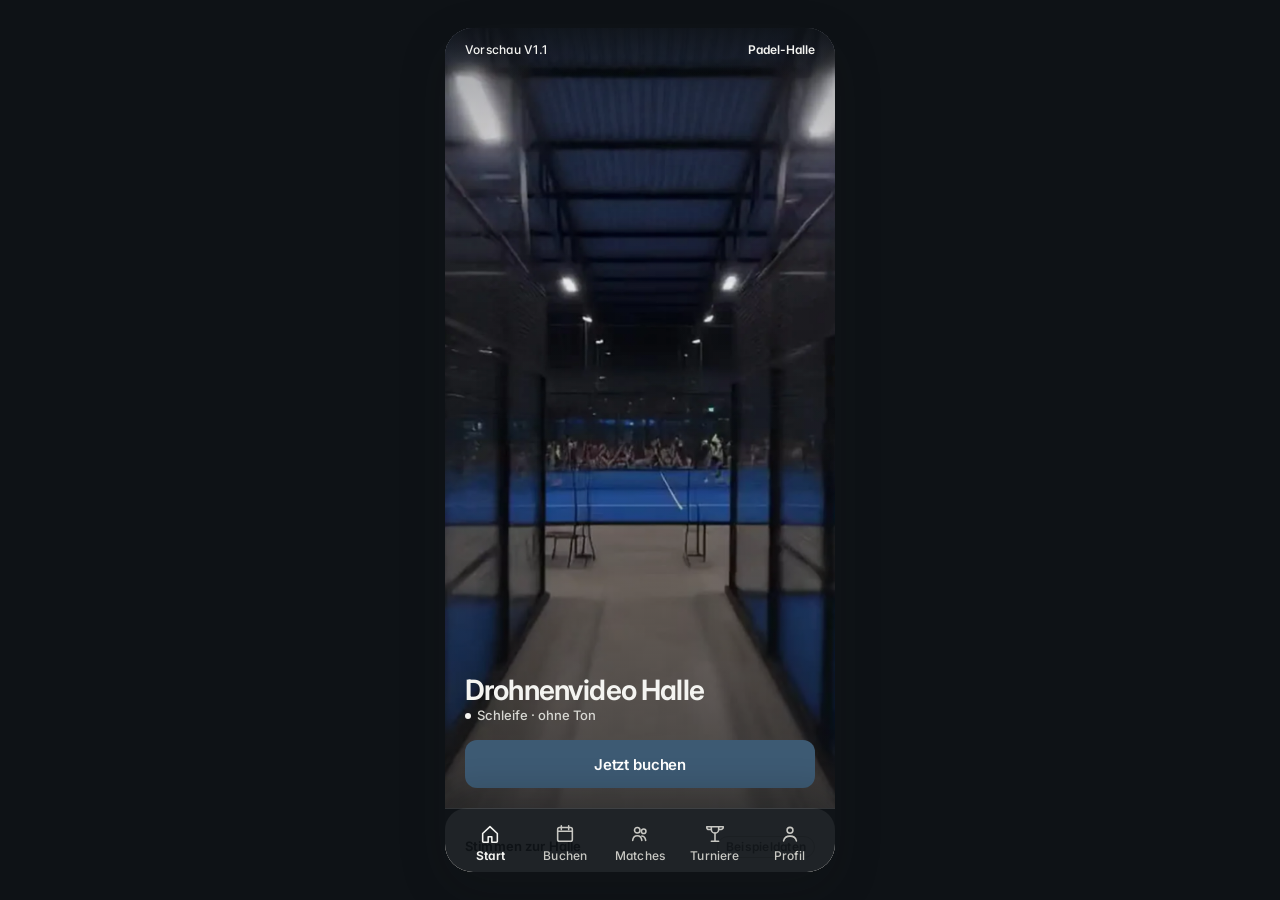
<file: index.html>
<!DOCTYPE html>
<html lang="de">
<head>
  <meta charset="utf-8">
  <meta name="viewport" content="width=device-width, initial-scale=1, viewport-fit=cover">
  <meta name="theme-color" content="#0E1216">
  <meta name="robots" content="noindex,nofollow">
  <meta name="apple-mobile-web-app-capable" content="yes">
  <meta name="apple-mobile-web-app-status-bar-style" content="default">
  <meta name="description" content="Vorschau V1.1 der Padel-Muster-App. Markenneutral, alle Inhalte sind Beispieldaten.">
  <title>Padel-Halle – Vorschau V1.1</title>
  <link rel="manifest" href="manifest.webmanifest">
  <link rel="icon" href="icon.svg" type="image/svg+xml">
  <link rel="apple-touch-icon" href="icon.svg">
  <link rel="stylesheet" href="styles.css">
</head>
<body>
  <div class="app" id="app">
    <div class="stage" id="stage" aria-hidden="true">
      <video id="stage-video" class="stage-media" poster="media/poster-start.webp" muted loop playsinline webkit-playsinline preload="auto">
        <source src="media/start-drone.mp4" type="video/mp4">
      </video>
      <img id="stage-image" class="stage-media is-off" alt="">
      <div class="stage-veil"></div>
    </div>
    <header class="topbar">
      <p class="wf-label">Vorschau V1.1</p>
      <p class="brand">Padel-Halle</p>
    </header>

    <main id="main">
      <section class="screen is-on" id="screen-start" data-screen="start" aria-label="Start">
        <div class="start-hero">
          <div class="drone-copy">
            <div>
              <h1 class="drone-title">Drohnenvideo Halle</h1>
              <p class="drone-meta"><span class="loop-dot"></span>Schleife · ohne Ton</p>
            </div>
            <button class="btn btn-primary" type="button" data-go="buchen">Jetzt buchen</button>
          </div>
        </div>
        <section class="reviews sheet-card" aria-labelledby="reviews-title">
          <div class="row-head">
            <h2 class="section-title" id="reviews-title">Stimmen zur Halle</h2>
            <span class="sample">Beispieldaten</span>
          </div>
          <div class="review-rail">
            <article class="review">
              <div class="stars" aria-label="5 von 5"></div>
              <blockquote>„Plätze in einem Stück, Buchung in zwei Minuten.</blockquote>
              <footer>Anna M. · Google</footer>
            </article>
            <article class="review">
              <div class="stars" aria-label="5 von 5"></div>
              <blockquote>„Abendrunden finden sich schnell. Halle hell und gut belüftet.“</blockquote>
              <footer>Lukas R. · Trustpilot</footer>
            </article>
            <article class="review">
              <div class="stars" aria-label="4 von 5"></div>
              <blockquote>„Sauber, pünktlich, nette Theke. Ein Platz war etwas rutschig nach dem Regen.“</blockquote>
              <footer>Sofia T. · Google</footer>
            </article>
          </div>
        </section>
      </section>

      <section class="screen" id="screen-buchen" data-screen="buchen" aria-label="Buchen"></section>
      <section class="screen" id="screen-matches" data-screen="matches" aria-label="Matches"></section>
      <section class="screen" id="screen-turniere" data-screen="turniere" aria-label="Turniere"></section>
      <section class="screen" id="screen-profil" data-screen="profil" aria-label="Profil"></section>
    </main>

    <nav class="tabbar" aria-label="Hauptnavigation">
      <button class="tab is-on" type="button" data-tab="start" aria-current="page">
        <svg viewBox="0 0 24 24" aria-hidden="true"><path d="M4 11.5 12 4l8 7.5V20a1 1 0 0 1-1 1h-5v-6H10v6H5a1 1 0 0 1-1-1z"/></svg>
        Start
      </button>
      <button class="tab" type="button" data-tab="buchen">
        <svg viewBox="0 0 24 24" aria-hidden="true"><rect x="4" y="5" width="16" height="15" rx="2"/><path d="M4 9h16M8 3v4M16 3v4"/></svg>
        Buchen
      </button>
      <button class="tab" type="button" data-tab="matches">
        <svg viewBox="0 0 24 24" aria-hidden="true"><circle cx="9" cy="8" r="3"/><circle cx="16" cy="9" r="2.5"/><path d="M4 19c.4-3 2.4-5 5-5s4.6 2 5 5M14 14.2c2.2.3 3.8 2.1 4.2 4.8"/></svg>
        Matches
      </button>
      <button class="tab" type="button" data-tab="turniere">
        <svg viewBox="0 0 24 24" aria-hidden="true"><path d="M8 4h8v3a4 4 0 0 1-4 4 4 4 0 0 1-4-4z"/><path d="M8 7H5.5A2.5 2.5 0 0 1 3 4.5V4h5M16 7h2.5A2.5 2.5 0 0 0 21 4.5V4h-5"/><path d="M12 11v4M8 20h8M12 15v5"/></svg>
        Turniere
      </button>
      <button class="tab" type="button" data-tab="profil">
        <svg viewBox="0 0 24 24" aria-hidden="true"><circle cx="12" cy="8" r="3.2"/><path d="M5 19.5c.8-3.4 3.3-5.2 7-5.2s6.2 1.8 7 5.2"/></svg>
        Profil
      </button>
    </nav>

    <div class="toast" id="toast" role="status" aria-live="polite"></div>
  </div>

  <dialog id="dlg-waitlist" aria-labelledby="wait-title">
    <form class="sheet" method="dialog" id="form-waitlist">
      <h2 id="wait-title">Platz ist belegt</h2>
      <p id="wait-copy"></p>
      <span class="sample" style="align-self:flex-start">Beispieldaten</span>
      <label>Name
        <input type="text" name="name" value="Alex K." autocomplete="name">
      </label>
      <div class="sheet-actions">
        <button class="btn btn-primary" type="submit" value="join">Auf Warteliste setzen</button>
        <button class="btn btn-secondary" type="submit" value="cancel">Abbrechen</button>
      </div>
    </form>
  </dialog>

  <dialog id="dlg-join" aria-labelledby="join-title">
    <form class="sheet" method="dialog" id="form-join">
      <h2 id="join-title">Match beitreten</h2>
      <p id="join-copy"></p>
      <span class="sample" style="align-self:flex-start">Beispieldaten</span>
      <div class="sheet-actions">
        <button class="btn btn-primary" type="submit" value="join">Beitreten</button>
        <button class="btn btn-secondary" type="submit" value="cancel">Abbrechen</button>
      </div>
    </form>
  </dialog>

  <dialog id="dlg-full" aria-labelledby="full-title">
    <div class="sheet">
      <h2 id="full-title">4/4 – Match steht</h2>
      <div class="avatars" id="full-avatars"></div>
      <p>Alle Plätze sind besetzt. Ihr könnt spielen.</p>
      <div class="sheet-actions">
        <button class="btn btn-primary" type="button" data-close="dlg-full">Verstanden</button>
      </div>
    </div>
  </dialog>

  <dialog id="dlg-create" aria-labelledby="create-title">
    <form class="sheet" method="dialog" id="form-create">
      <h2 id="create-title">Offenes Match anlegen</h2>
      <p>Zuerst das Level wählen. Danach buchst du Datum, Uhrzeit und Platz.</p>
      <span class="sample" style="align-self:flex-start">Beispieldaten</span>
      <label>Spielstärke
        <select name="level">
          <option value="1">Level 1</option>
          <option value="2">Level 2</option>
          <option value="3">Level 3</option>
          <option value="4" selected>Level 4</option>
          <option value="5">Level 5</option>
          <option value="6">Level 6</option>
          <option value="7">Level 7</option>
        </select>
      </label>
      <div class="sheet-actions">
        <button class="btn btn-primary" type="submit" value="create">Weiter zur Buchung</button>
        <button class="btn btn-secondary" type="submit" value="cancel">Abbrechen</button>
      </div>
    </form>
  </dialog>

  <dialog id="dlg-team" aria-labelledby="team-title">
    <form class="sheet" method="dialog" id="form-team">
      <h2 id="team-title">Team anmelden</h2>
      <p id="team-copy"></p>
      <span class="sample" style="align-self:flex-start">Beispieldaten</span>
      <label>Teamname
        <input type="text" name="team" value="Team Muster" required>
      </label>
      <label>Spieler 1
        <input type="text" name="p1" value="Alex K.">
      </label>
      <label>Spieler 2
        <input type="text" name="p2" value="Mira S.">
      </label>
      <div class="sheet-actions">
        <button class="btn btn-primary" type="submit" value="join">Team anmelden</button>
        <button class="btn btn-secondary" type="submit" value="cancel">Abbrechen</button>
      </div>
    </form>
  </dialog>

  <script src="app.js"></script>
</body>
</html>
</file>
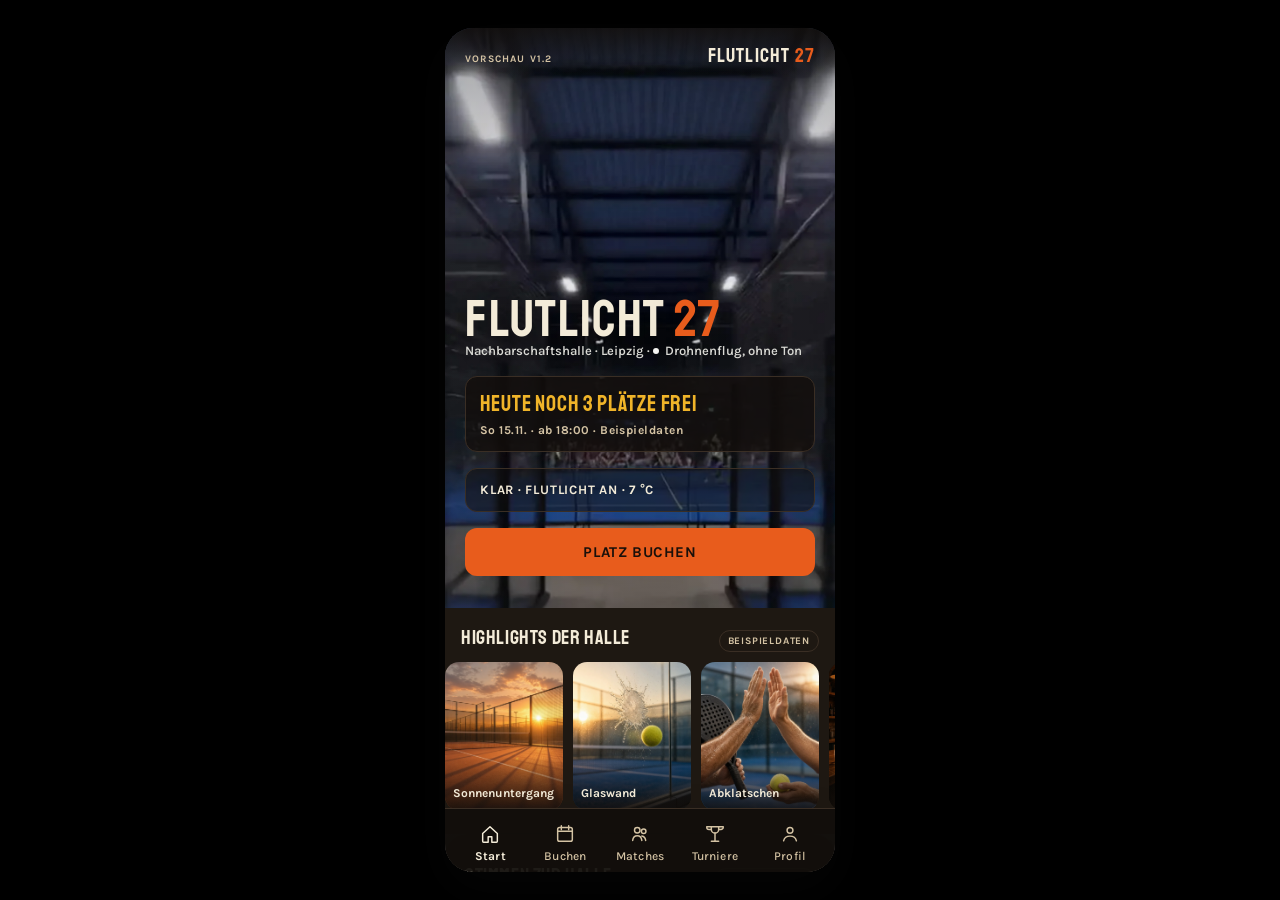
<file: v1.2/index.html>
<!DOCTYPE html>
<html lang="de">
<head>
  <meta charset="utf-8">
  <meta name="viewport" content="width=device-width, initial-scale=1, viewport-fit=cover">
  <meta name="theme-color" content="#120E0B">
  <meta name="robots" content="noindex,nofollow">
  <meta name="apple-mobile-web-app-capable" content="yes">
  <meta name="apple-mobile-web-app-status-bar-style" content="default">
  <meta name="description" content="Vorschau V1.2 der FLUTLICHT 27 App. Fiktive Halle, alle Inhalte sind Beispieldaten.">
  <title>FLUTLICHT 27 – Vorschau V1.2</title>
  <link rel="manifest" href="manifest.webmanifest">
  <link rel="icon" href="icon-192.png" type="image/png">
  <link rel="apple-touch-icon" href="apple-touch-icon.png">
  <link rel="stylesheet" href="styles.css">
</head>
<body>
  <div class="app" id="app">
    <div class="stage" id="stage" aria-hidden="true">
      <video id="stage-video" class="stage-media" poster="media/poster-start.webp" muted loop playsinline webkit-playsinline preload="auto">
        <source src="media/start-drone.mp4" type="video/mp4">
      </video>
      <img id="stage-image" class="stage-media is-off" alt="">
      <div class="stage-veil"></div>
    </div>
    <header class="topbar">
      <p class="wf-label">Vorschau V1.2</p>
      <p class="logo" aria-label="FLUTLICHT 27">FLUTLICHT <em>27</em></p>
    </header>

    <main id="main">
      <section class="screen is-on" id="screen-start" data-screen="start" aria-label="Start">
        <div class="start-hero">
          <div class="drone-copy">
            <div>
              <h1 class="logo-hero" aria-label="FLUTLICHT 27">FLUTLICHT <em>27</em></h1>
              <p class="drone-meta">Nachbarschaftshalle · Leipzig · <span class="loop-dot"></span>Drohnenflug, ohne Ton</p>
            </div>
            <button class="live-pill" type="button" data-action="tonight" aria-label="Heute noch 3 Plätze frei, zu den Zeiten">
              <strong>Heute noch 3 Plätze frei</strong>
              <span>So 15.11. · ab 18:00 · Beispieldaten</span>
            </button>
            <button class="weather-pill" type="button" data-open="flutlicht">
              Klar · Flutlicht an · 7 °C
            </button>
            <button class="btn btn-primary" type="button" data-go="buchen">Platz buchen</button>
          </div>
        </div>
        <section class="stories-block" aria-labelledby="stories-title">
          <div class="row-head pad-inline">
            <h2 class="section-title" id="stories-title">Highlights der Halle</h2>
            <span class="sample">Beispieldaten</span>
          </div>
          <div class="story-rail">
            <button class="story-card" type="button" data-story="sunset" aria-label="Sonnenuntergang">
              <img src="media/story-sunset.webp" alt="Orangefarbener Platz im Sonnenuntergang, lange Schatten, noch leere Bahn.">
              <span>Sonnenuntergang</span>
            </button>
            <button class="story-card" type="button" data-story="glass" aria-label="Glaswand">
              <img src="media/story-glass.webp" alt="Gelber Ball trifft die Glaswand im Abendlicht, Spritzer auf dem Glas.">
              <span>Glaswand</span>
            </button>
            <button class="story-card" type="button" data-story="highfive" aria-label="Abklatschen">
              <img src="media/story-highfive.webp" alt="Zwei Hände klatschen nach dem Punkt ab, Schläger und Ball in den anderen Händen.">
              <span>Abklatschen</span>
            </button>
            <button class="story-card" type="button" data-story="lounge" aria-label="Lounge">
              <img src="media/story-lounge.webp" alt="Holztheke im Clubhaus, zwei Wassergläser, Blick auf den Platz in der Dämmerung.">
              <span>Lounge</span>
            </button>
          </div>
        </section>
        <section class="reviews sheet-card" aria-labelledby="reviews-title">
          <div class="row-head">
            <h2 class="section-title" id="reviews-title">Stimmen zur Halle</h2>
            <span class="sample">Beispieldaten</span>
          </div>
          <p class="demo-hint">Muster-App · fiktive Halle · Demo von PROJEKT EX</p>
          <div class="review-rail">
            <article class="review">
              <div class="stars" aria-label="5 von 5"></div>
              <blockquote>„Abends unter dem Flutlicht fühlt sich die Halle an wie ein kleiner Club.“</blockquote>
              <footer>Pia W. · Leipzig</footer>
            </article>
            <article class="review">
              <div class="stars" aria-label="5 von 5"></div>
              <blockquote>„Zwei Bahnen reichen, wenn die Zeiten stimmen. Hier stimmen sie.“</blockquote>
              <footer>Cem Y. · vor 8 Tagen</footer>
            </article>
            <article class="review">
              <div class="stars" aria-label="4 von 5"></div>
              <blockquote>„Sauber, pünktlich, nette Theke. Buchung in der App ist klar.“</blockquote>
              <footer>Sofia T. · Demo</footer>
            </article>
          </div>
        </section>
      </section>

      <section class="screen" id="screen-buchen" data-screen="buchen" aria-label="Buchen"></section>
      <section class="screen" id="screen-matches" data-screen="matches" aria-label="Matches"></section>
      <section class="screen" id="screen-turniere" data-screen="turniere" aria-label="Turniere"></section>
      <section class="screen" id="screen-profil" data-screen="profil" aria-label="Profil"></section>
    </main>

    <nav class="tabbar" aria-label="Hauptnavigation">
      <button class="tab is-on" type="button" data-tab="start" aria-current="page">
        <svg viewBox="0 0 24 24" aria-hidden="true"><path d="M4 11.5 12 4l8 7.5V20a1 1 0 0 1-1 1h-5v-6H10v6H5a1 1 0 0 1-1-1z"/></svg>
        Start
      </button>
      <button class="tab" type="button" data-tab="buchen">
        <svg viewBox="0 0 24 24" aria-hidden="true"><rect x="4" y="5" width="16" height="15" rx="2"/><path d="M4 9h16M8 3v4M16 3v4"/></svg>
        Buchen
      </button>
      <button class="tab" type="button" data-tab="matches">
        <svg viewBox="0 0 24 24" aria-hidden="true"><circle cx="9" cy="8" r="3"/><circle cx="16" cy="9" r="2.5"/><path d="M4 19c.4-3 2.4-5 5-5s4.6 2 5 5M14 14.2c2.2.3 3.8 2.1 4.2 4.8"/></svg>
        Matches
      </button>
      <button class="tab" type="button" data-tab="turniere">
        <svg viewBox="0 0 24 24" aria-hidden="true"><path d="M8 4h8v3a4 4 0 0 1-4 4 4 4 0 0 1-4-4z"/><path d="M8 7H5.5A2.5 2.5 0 0 1 3 4.5V4h5M16 7h2.5A2.5 2.5 0 0 0 21 4.5V4h-5"/><path d="M12 11v4M8 20h8M12 15v5"/></svg>
        Turniere
      </button>
      <button class="tab" type="button" data-tab="profil">
        <svg viewBox="0 0 24 24" aria-hidden="true"><circle cx="12" cy="8" r="3.2"/><path d="M5 19.5c.8-3.4 3.3-5.2 7-5.2s6.2 1.8 7 5.2"/></svg>
        Profil
      </button>
    </nav>

    <div class="toast" id="toast" role="status" aria-live="polite"></div>
  </div>

  <dialog id="dlg-waitlist" aria-labelledby="wait-title">
    <form class="sheet" method="dialog" id="form-waitlist">
      <h2 id="wait-title">Platz ist belegt</h2>
      <p id="wait-copy"></p>
      <span class="sample" style="align-self:flex-start">Beispieldaten</span>
      <label>Name
        <input type="text" name="name" value="Alex K." autocomplete="name">
      </label>
      <div class="sheet-actions">
        <button class="btn btn-primary" type="submit" value="join">Auf Warteliste setzen</button>
        <button class="btn btn-secondary" type="submit" value="cancel">Abbrechen</button>
      </div>
    </form>
  </dialog>

  <dialog id="dlg-join" aria-labelledby="join-title">
    <form class="sheet" method="dialog" id="form-join">
      <h2 id="join-title">Match beitreten</h2>
      <p id="join-copy"></p>
      <span class="sample" style="align-self:flex-start">Beispieldaten</span>
      <div class="sheet-actions">
        <button class="btn btn-primary" type="submit" value="join">Beitreten</button>
        <button class="btn btn-secondary" type="submit" value="cancel">Abbrechen</button>
      </div>
    </form>
  </dialog>

  <dialog id="dlg-full" aria-labelledby="full-title">
    <div class="sheet">
      <h2 id="full-title">4/4 – Match steht</h2>
      <div class="avatars" id="full-avatars"></div>
      <p>Alle Plätze sind besetzt. Ihr könnt spielen.</p>
      <div class="sheet-actions">
        <button class="btn btn-primary" type="button" data-close="dlg-full">Verstanden</button>
      </div>
    </div>
  </dialog>

  <dialog id="dlg-create" aria-labelledby="create-title">
    <form class="sheet" method="dialog" id="form-create">
      <h2 id="create-title">Offenes Match anlegen</h2>
      <p>Zuerst das Level wählen. Danach buchst du Datum, Uhrzeit und Platz.</p>
      <span class="sample" style="align-self:flex-start">Beispieldaten</span>
      <label>Spielstärke
        <select name="level">
          <option value="1">Level 1</option>
          <option value="2">Level 2</option>
          <option value="3">Level 3</option>
          <option value="4" selected>Level 4</option>
          <option value="5">Level 5</option>
          <option value="6">Level 6</option>
          <option value="7">Level 7</option>
        </select>
      </label>
      <div class="sheet-actions">
        <button class="btn btn-primary" type="submit" value="create">Weiter zur Buchung</button>
        <button class="btn btn-secondary" type="submit" value="cancel">Abbrechen</button>
      </div>
    </form>
  </dialog>

  <dialog id="dlg-team" aria-labelledby="team-title">
    <form class="sheet" method="dialog" id="form-team">
      <h2 id="team-title">Team anmelden</h2>
      <p id="team-copy"></p>
      <span class="sample" style="align-self:flex-start">Beispieldaten</span>
      <label>Teamname
        <input type="text" name="team" value="Team Muster" required>
      </label>
      <label>Spieler 1
        <input type="text" name="p1" value="Alex K.">
      </label>
      <label>Spieler 2
        <input type="text" name="p2" value="Mira S.">
      </label>
      <div class="sheet-actions">
        <button class="btn btn-primary" type="submit" value="join">Team anmelden</button>
        <button class="btn btn-secondary" type="submit" value="cancel">Abbrechen</button>
      </div>
    </form>
  </dialog>


  <div class="story-view" id="story-view" hidden>
    <img id="story-view-img" alt="">
    <div class="story-view-veil"></div>
    <div class="story-view-ui">
      <div class="story-view-top">
        <p class="wf-label">Vorschau V1.2</p>
        <button class="story-close" type="button" data-close-story>Schließen</button>
      </div>
      <h2 id="story-view-title"></h2>
    </div>
  </div>

  <dialog id="dlg-flutlicht" aria-labelledby="flutlicht-title">
    <form class="sheet" method="dialog" id="form-flutlicht">
      <h2 id="flutlicht-title">Flutlicht-Abend</h2>
      <p>Heute Abend klar und trocken, 7 °C. Sonnenuntergang 16:28, danach brennt das Flutlicht. Beispieldaten, kein echter Wetterdienst.</p>
      <p class="item-meta">Gute freie Fenster: 18:00 und 20:00.</p>
      <div class="sheet-actions">
        <button class="btn btn-primary" type="button" data-action="tonight">Freie Zeiten ansehen</button>
        <button class="btn btn-secondary" type="submit" value="cancel">Zurück</button>
      </div>
    </form>
  </dialog>

  <script src="app.js"></script>
</body>
</file>
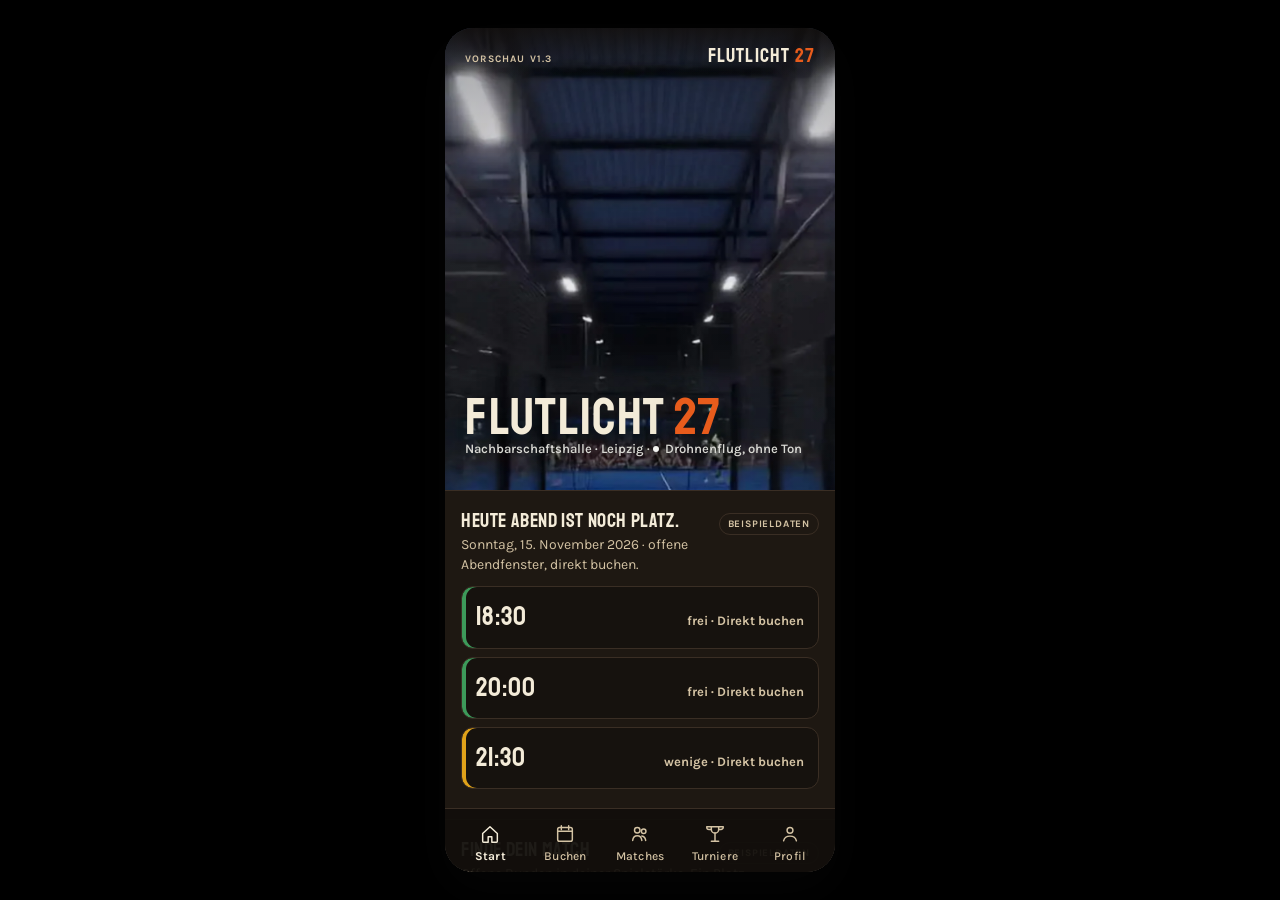
<file: v1.3/index.html>
<!DOCTYPE html>
<html lang="de">
<head>
  <meta charset="utf-8">
  <meta name="viewport" content="width=device-width, initial-scale=1, viewport-fit=cover">
  <meta name="theme-color" content="#120E0B">
  <meta name="robots" content="noindex,nofollow">
  <meta name="apple-mobile-web-app-capable" content="yes">
  <meta name="apple-mobile-web-app-status-bar-style" content="default">
  <meta name="description" content="Vorschau V1.3 der FLUTLICHT 27 App. Fiktive Halle, alle Inhalte sind Beispieldaten.">
  <title>FLUTLICHT 27 – Vorschau V1.3</title>
  <link rel="manifest" href="manifest.webmanifest">
  <link rel="icon" href="icon-192.png" type="image/png">
  <link rel="apple-touch-icon" href="apple-touch-icon.png">
  <link rel="stylesheet" href="styles.css">
</head>
<body>
  <div class="app" id="app">
    <div class="stage" id="stage" aria-hidden="true">
      <video id="stage-video" class="stage-media" poster="media/poster-start.webp" muted loop playsinline webkit-playsinline preload="auto">
        <source src="media/start-drone.mp4" type="video/mp4">
      </video>
      <img id="stage-image" class="stage-media is-off" alt="">
      <div class="stage-veil"></div>
    </div>
    <header class="topbar">
      <p class="wf-label">Vorschau V1.3</p>
      <p class="logo" aria-label="FLUTLICHT 27">FLUTLICHT <em>27</em></p>
    </header>

    <main id="main">
      <section class="screen is-on" id="screen-start" data-screen="start" aria-label="Start">
        <div class="start-hero">
          <div class="drone-copy">
            <div>
              <h1 class="logo-hero" aria-label="FLUTLICHT 27">FLUTLICHT <em>27</em></h1>
              <p class="drone-meta">Nachbarschaftshalle · Leipzig · <span class="loop-dot"></span>Drohnenflug, ohne Ton</p>
            </div>
          </div>
        </div>
        <section class="home-card tonight-card" aria-labelledby="tonight-title">
          <div class="row-head">
            <h2 class="section-title" id="tonight-title">Heute Abend ist noch Platz.</h2>
            <span class="sample">Beispieldaten</span>
          </div>
          <p class="lede">Sonntag, 15. November 2026 · offene Abendfenster, direkt buchen.</p>
          <div class="slot-actions">
            <button class="slot-book frei" type="button" data-slot="18:30" aria-label="18:30, frei, Direkt buchen">
              <b>18:30</b><span>frei · Direkt buchen</span>
            </button>
            <button class="slot-book frei" type="button" data-slot="20:00" aria-label="20:00, frei, Direkt buchen">
              <b>20:00</b><span>frei · Direkt buchen</span>
            </button>
            <button class="slot-book wenig" type="button" data-slot="21:30" aria-label="21:30, wenige, Direkt buchen">
              <b>21:30</b><span>wenige · Direkt buchen</span>
            </button>
          </div>
        </section>
        <section class="home-card" aria-labelledby="find-title">
          <div class="row-head">
            <h2 class="section-title" id="find-title">Finde dein Match</h2>
            <span class="sample">Beispieldaten</span>
          </div>
          <p class="lede">Offene Runden in deiner Spielstärke. Ein Platz ist oft noch frei.</p>
          <article class="home-match">
            <div>
              <p class="item-title">Nach der Arbeit</p>
              <p class="item-meta">Mo 16.11. · 17:00 · Platz 4 · Level 4 · 3/4</p>
              <p class="fourth-hint">Dir fehlt der vierte Spieler?</p>
            </div>
            <button class="btn btn-primary btn-compact" type="button" data-go="matches" data-focus-match="m5">Zum Match</button>
          </article>
        </section>
        <section class="home-card flutlicht-card" aria-labelledby="flut-home-title">
          <div class="row-head">
            <h2 class="section-title" id="flut-home-title">Dein Abend. Dein Court. Flutlicht an.</h2>
            <span class="sample">Beispieldaten</span>
          </div>
          <p class="lede">Freie Abendzeiten heute: 18:30, 20:00 und 21:30. Kein Wetterbericht, nur die offenen Fenster unter dem Flutlicht.</p>
          <button class="btn btn-secondary" type="button" data-open="flutlicht">Abendzeiten ansehen</button>
        </section>
        <section class="stories-block" aria-labelledby="stories-title">
          <div class="row-head pad-inline">
            <h2 class="section-title" id="stories-title">Das läuft bei uns</h2>
            <span class="sample">Beispieldaten</span>
          </div>
          <div class="story-rail">
            <button class="story-card" type="button" data-story="sunset" aria-label="Sonnenuntergang">
              <img src="media/story-sunset.webp" alt="Orangefarbener Platz im Sonnenuntergang, lange Schatten, noch leere Bahn.">
              <span>Sonnenuntergang</span>
            </button>
            <button class="story-card" type="button" data-story="glass" aria-label="Glaswand">
              <img src="media/story-glass.webp" alt="Gelber Ball trifft die Glaswand im Abendlicht, Spritzer auf dem Glas.">
              <span>Glaswand</span>
            </button>
            <button class="story-card" type="button" data-story="highfive" aria-label="Abklatschen">
              <img src="media/story-highfive.webp" alt="Zwei Hände klatschen nach dem Punkt ab, Schläger und Ball in den anderen Händen.">
              <span>Abklatschen</span>
            </button>
            <button class="story-card" type="button" data-story="lounge" aria-label="Lounge">
              <img src="media/story-lounge.webp" alt="Holztheke im Clubhaus, zwei Wassergläser, Blick auf den Platz in der Dämmerung.">
              <span>Lounge</span>
            </button>
          </div>
        </section>
        <section class="reviews sheet-card" aria-labelledby="reviews-title">
          <div class="row-head">
            <h2 class="section-title" id="reviews-title">Stimmen zur Halle</h2>
            <span class="sample">Beispieldaten</span>
          </div>
          <p class="demo-hint">Muster-App · fiktive Halle · Demo von PROJEKT EX</p>
          <div class="review-rail">
            <article class="review">
              <div class="stars" aria-label="5 von 5"></div>
              <blockquote>„Abends unter dem Flutlicht fühlt sich die Halle an wie ein kleiner Club.“</blockquote>
              <footer>Pia W. · Leipzig</footer>
            </article>
            <article class="review">
              <div class="stars" aria-label="5 von 5"></div>
              <blockquote>„Zwei Bahnen reichen, wenn die Zeiten stimmen. Hier stimmen sie.“</blockquote>
              <footer>Cem Y. · vor 8 Tagen</footer>
            </article>
            <article class="review">
              <div class="stars" aria-label="4 von 5"></div>
              <blockquote>„Sauber, pünktlich, nette Theke. Buchung in der App ist klar.“</blockquote>
              <footer>Sofia T. · Demo</footer>
            </article>
          </div>
        </section>
      </section>

      <section class="screen" id="screen-buchen" data-screen="buchen" aria-label="Buchen"></section>
      <section class="screen" id="screen-matches" data-screen="matches" aria-label="Matches"></section>
      <section class="screen" id="screen-turniere" data-screen="turniere" aria-label="Turniere"></section>
      <section class="screen" id="screen-profil" data-screen="profil" aria-label="Profil"></section>
      <section class="screen" id="screen-ops" data-screen="ops" aria-label="Ansicht Betreiber"></section>
    </main>

    <nav class="tabbar" aria-label="Hauptnavigation">
      <button class="tab is-on" type="button" data-tab="start" aria-current="page">
        <svg viewBox="0 0 24 24" aria-hidden="true"><path d="M4 11.5 12 4l8 7.5V20a1 1 0 0 1-1 1h-5v-6H10v6H5a1 1 0 0 1-1-1z"/></svg>
        Start
      </button>
      <button class="tab" type="button" data-tab="buchen">
        <svg viewBox="0 0 24 24" aria-hidden="true"><rect x="4" y="5" width="16" height="15" rx="2"/><path d="M4 9h16M8 3v4M16 3v4"/></svg>
        Buchen
      </button>
      <button class="tab" type="button" data-tab="matches">
        <svg viewBox="0 0 24 24" aria-hidden="true"><circle cx="9" cy="8" r="3"/><circle cx="16" cy="9" r="2.5"/><path d="M4 19c.4-3 2.4-5 5-5s4.6 2 5 5M14 14.2c2.2.3 3.8 2.1 4.2 4.8"/></svg>
        Matches
      </button>
      <button class="tab" type="button" data-tab="turniere">
        <svg viewBox="0 0 24 24" aria-hidden="true"><path d="M8 4h8v3a4 4 0 0 1-4 4 4 4 0 0 1-4-4z"/><path d="M8 7H5.5A2.5 2.5 0 0 1 3 4.5V4h5M16 7h2.5A2.5 2.5 0 0 0 21 4.5V4h-5"/><path d="M12 11v4M8 20h8M12 15v5"/></svg>
        Turniere
      </button>
      <button class="tab" type="button" data-tab="profil">
        <svg viewBox="0 0 24 24" aria-hidden="true"><circle cx="12" cy="8" r="3.2"/><path d="M5 19.5c.8-3.4 3.3-5.2 7-5.2s6.2 1.8 7 5.2"/></svg>
        Profil
      </button>
    </nav>

    <div class="toast" id="toast" role="status" aria-live="polite"></div>
  </div>

  <dialog id="dlg-waitlist" aria-labelledby="wait-title">
    <form class="sheet" method="dialog" id="form-waitlist">
      <h2 id="wait-title">Platz ist belegt</h2>
      <p id="wait-copy"></p>
      <span class="sample" style="align-self:flex-start">Beispieldaten</span>
      <label>Name
        <input type="text" name="name" value="Alex K." autocomplete="name">
      </label>
      <div class="sheet-actions">
        <button class="btn btn-primary" type="submit" value="join">Auf Warteliste setzen</button>
        <button class="btn btn-secondary" type="submit" value="cancel">Abbrechen</button>
      </div>
    </form>
  </dialog>

  <dialog id="dlg-join" aria-labelledby="join-title">
    <form class="sheet" method="dialog" id="form-join">
      <h2 id="join-title">Match beitreten</h2>
      <p id="join-copy"></p>
      <span class="sample" style="align-self:flex-start">Beispieldaten</span>
      <div class="sheet-actions">
        <button class="btn btn-primary" type="submit" value="join">Beitreten</button>
        <button class="btn btn-secondary" type="submit" value="cancel">Abbrechen</button>
      </div>
    </form>
  </dialog>

  <dialog id="dlg-full" aria-labelledby="full-title">
    <div class="sheet">
      <h2 id="full-title">4/4 – Match steht</h2>
      <div class="avatars" id="full-avatars"></div>
      <p>Alle Plätze sind besetzt. Ihr könnt spielen.</p>
      <div class="sheet-actions">
        <button class="btn btn-primary" type="button" data-close="dlg-full">Verstanden</button>
      </div>
    </div>
  </dialog>

  <dialog id="dlg-create" aria-labelledby="create-title">
    <form class="sheet" method="dialog" id="form-create">
      <h2 id="create-title">Offenes Match anlegen</h2>
      <p>Zuerst das Level wählen. Danach buchst du Datum, Uhrzeit und Platz.</p>
      <span class="sample" style="align-self:flex-start">Beispieldaten</span>
      <label>Spielstärke
        <select name="level">
          <option value="1">Level 1</option>
          <option value="2">Level 2</option>
          <option value="3">Level 3</option>
          <option value="4" selected>Level 4</option>
          <option value="5">Level 5</option>
          <option value="6">Level 6</option>
          <option value="7">Level 7</option>
        </select>
      </label>
      <div class="sheet-actions">
        <button class="btn btn-primary" type="submit" value="create">Weiter zur Buchung</button>
        <button class="btn btn-secondary" type="submit" value="cancel">Abbrechen</button>
      </div>
    </form>
  </dialog>

  <dialog id="dlg-team" aria-labelledby="team-title">
    <form class="sheet" method="dialog" id="form-team">
      <h2 id="team-title">Team anmelden</h2>
      <p id="team-copy"></p>
      <span class="sample" style="align-self:flex-start">Beispieldaten</span>
      <label>Teamname
        <input type="text" name="team" value="Team Muster" required>
      </label>
      <label>Spieler 1
        <input type="text" name="p1" value="Alex K.">
      </label>
      <label>Spieler 2
        <input type="text" name="p2" value="Mira S.">
      </label>
      <div class="sheet-actions">
        <button class="btn btn-primary" type="submit" value="join">Team anmelden</button>
        <button class="btn btn-secondary" type="submit" value="cancel">Abbrechen</button>
      </div>
    </form>
  </dialog>



  <div class="chat-view" id="chat-view" hidden>
    <header class="chat-top">
      <div>
        <p class="wf-label">Vorschau V1.3</p>
        <h2 id="chat-title">Match-Chat</h2>
        <p class="item-meta" id="chat-meta"></p>
      </div>
      <button class="story-close" type="button" data-close-chat>Schließen</button>
    </header>
    <div class="chat-log" id="chat-log" role="log" aria-live="polite"></div>
    <form class="chat-compose" id="form-chat">
      <label class="sr-only" for="chat-input">Nachricht</label>
      <input id="chat-input" name="msg" type="text" maxlength="200" placeholder="Nachricht schreiben …" autocomplete="off">
      <button class="btn btn-primary btn-compact" type="submit">Senden</button>
    </form>
  </div>
  <div class="story-view" id="story-view" hidden>
    <img id="story-view-img" alt="">
    <div class="story-view-veil"></div>
    <div class="story-view-ui">
      <div class="story-view-top">
        <p class="wf-label">Vorschau V1.3</p>
        <button class="story-close" type="button" data-close-story>Schließen</button>
      </div>
      <h2 id="story-view-title"></h2>
    </div>
  </div>

  <dialog id="dlg-flutlicht" aria-labelledby="flutlicht-title">
    <form class="sheet" method="dialog" id="form-flutlicht">
      <h2 id="flutlicht-title">Dein Abend. Dein Court. Flutlicht an.</h2>
      <p>Heute Abend stehen unter dem Flutlicht noch Fenster offen. Beispieldaten, kein echter Betrieb.</p>
      <p class="item-meta">Frei: 18:30 und 20:00. Wenige: 21:30.</p>
      <div class="sheet-actions">
        <button class="btn btn-primary" type="button" data-action="tonight">18:30 direkt buchen</button>
        <button class="btn btn-secondary" type="submit" value="cancel">Zurück</button>
      </div>
    </form>
  </dialog>

  <script src="app.js"></script>
</body>
</file>
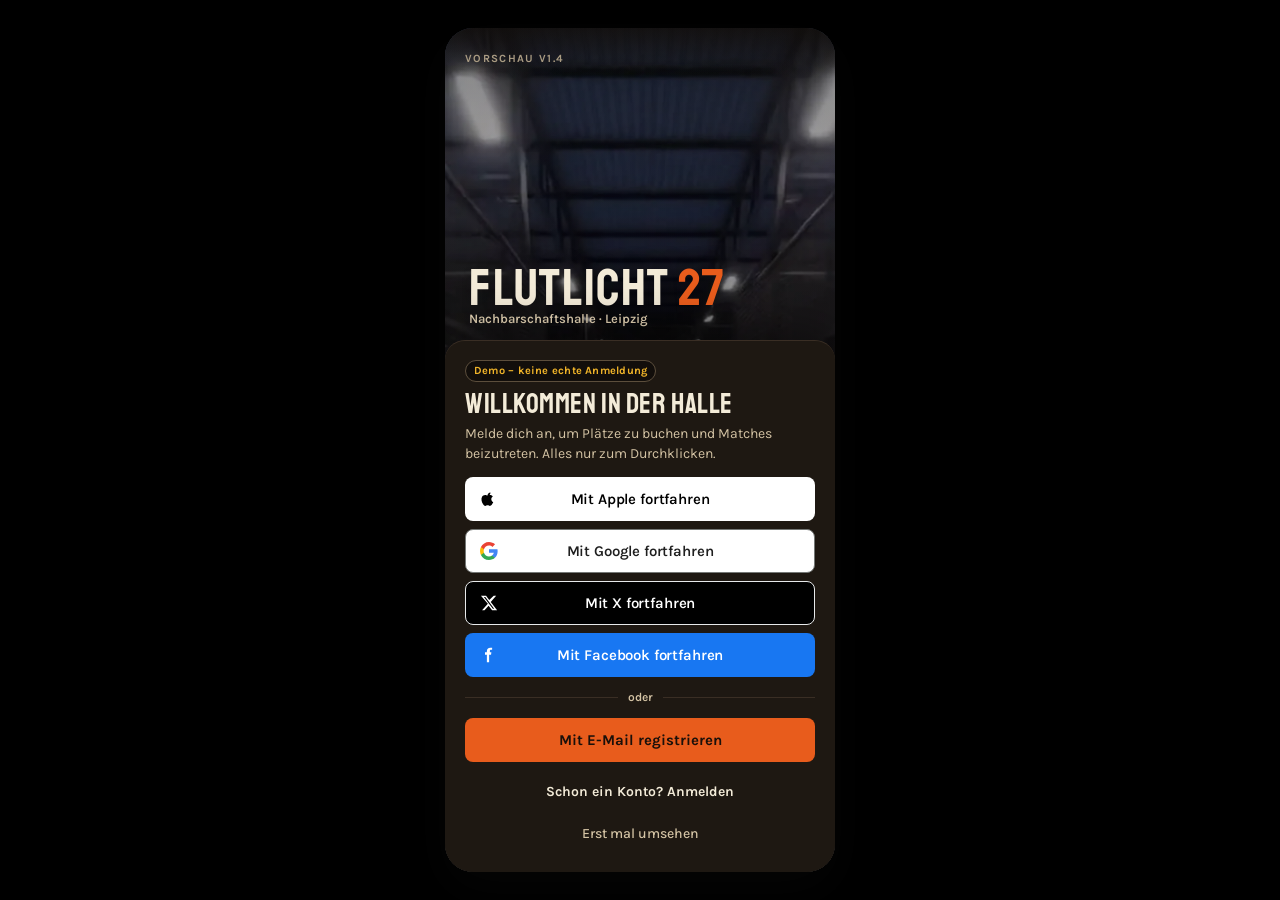
<file: v1.4/index.html>
<!DOCTYPE html>
<html lang="de">
<head>
  <meta charset="utf-8">
  <meta name="viewport" content="width=device-width, initial-scale=1, viewport-fit=cover">
  <meta name="theme-color" content="#120E0B">
  <meta name="robots" content="noindex,nofollow">
  <meta name="apple-mobile-web-app-capable" content="yes">
  <meta name="apple-mobile-web-app-status-bar-style" content="default">
  <meta name="description" content="Vorschau V1.4 der FLUTLICHT 27 App. Fiktive Halle, alle Inhalte sind Beispieldaten.">
  <title>FLUTLICHT 27 – Vorschau V1.4</title>
  <link rel="manifest" href="manifest.webmanifest">
  <link rel="icon" href="icon-192.png" type="image/png">
  <link rel="apple-touch-icon" href="apple-touch-icon.png">
  <link rel="stylesheet" href="styles.css">
</head>
<body>
  <div class="app" id="app">
    <div class="stage" id="stage" aria-hidden="true">
      <video id="stage-video" class="stage-media" poster="media/poster-start.webp" muted loop playsinline webkit-playsinline preload="auto">
        <source src="media/start-drone.mp4" type="video/mp4">
      </video>
      <img id="stage-image" class="stage-media is-off" alt="">
      <div class="stage-veil"></div>
    </div>
    <header class="topbar">
      <p class="wf-label">Vorschau V1.4</p>
      <p class="logo" aria-label="FLUTLICHT 27">FLUTLICHT <em>27</em></p>
    </header>

    <main id="main">
      <section class="screen is-on" id="screen-start" data-screen="start" aria-label="Start">
        <div class="start-hero">
          <div class="drone-copy">
            <div>
              <h1 class="logo-hero" aria-label="FLUTLICHT 27">FLUTLICHT <em>27</em></h1>
              <p class="drone-meta">Nachbarschaftshalle · Leipzig · <span class="loop-dot"></span>Drohnenflug, ohne Ton</p>
            </div>
          </div>
        </div>
        <section class="home-card tonight-card" aria-labelledby="tonight-title">
          <div class="row-head">
            <h2 class="section-title" id="tonight-title">Heute Abend ist noch Platz.</h2>
            <span class="sample">Beispieldaten</span>
          </div>
          <p class="lede">Sonntag, 15. November 2026 · offene Abendfenster, direkt buchen.</p>
          <div class="slot-actions">
            <button class="slot-book frei" type="button" data-slot="18:30" aria-label="18:30, frei, Direkt buchen">
              <b>18:30</b><span>frei · Direkt buchen</span>
            </button>
            <button class="slot-book frei" type="button" data-slot="20:00" aria-label="20:00, frei, Direkt buchen">
              <b>20:00</b><span>frei · Direkt buchen</span>
            </button>
            <button class="slot-book wenig" type="button" data-slot="21:30" aria-label="21:30, wenige, Direkt buchen">
              <b>21:30</b><span>wenige · Direkt buchen</span>
            </button>
          </div>
        </section>
        <section class="home-card" aria-labelledby="find-title">
          <div class="row-head">
            <h2 class="section-title" id="find-title">Finde dein Match</h2>
            <span class="sample">Beispieldaten</span>
          </div>
          <p class="lede">Offene Runden in deiner Spielstärke. Ein Platz ist oft noch frei.</p>
          <article class="home-match">
            <div>
              <p class="item-title">Nach der Arbeit</p>
              <p class="item-meta">Mo 16.11. · 17:00 · Platz 4 · Level 4 · 3/4</p>
              <p class="fourth-hint">Dir fehlt der vierte Spieler?</p>
            </div>
            <button class="btn btn-primary btn-compact" type="button" data-go="matches" data-focus-match="m5">Zum Match</button>
          </article>
        </section>
        <section class="home-card flutlicht-card" aria-labelledby="flut-home-title">
          <div class="row-head">
            <h2 class="section-title" id="flut-home-title">Dein Abend. Dein Court. Flutlicht an.</h2>
            <span class="sample">Beispieldaten</span>
          </div>
          <p class="lede">Freie Abendzeiten heute: 18:30, 20:00 und 21:30. Kein Wetterbericht, nur die offenen Fenster unter dem Flutlicht.</p>
          <button class="btn btn-secondary" type="button" data-open="flutlicht">Abendzeiten ansehen</button>
        </section>
        <section class="stories-block" aria-labelledby="stories-title">
          <div class="row-head pad-inline">
            <h2 class="section-title" id="stories-title">Das läuft bei uns</h2>
            <span class="sample">Beispieldaten</span>
          </div>
          <div class="story-rail">
            <button class="story-card" type="button" data-story="sunset" aria-label="Sonnenuntergang">
              <img src="media/story-sunset.webp" alt="Orangefarbener Platz im Sonnenuntergang, lange Schatten, noch leere Bahn.">
              <span>Sonnenuntergang</span>
            </button>
            <button class="story-card" type="button" data-story="glass" aria-label="Glaswand">
              <img src="media/story-glass.webp" alt="Gelber Ball trifft die Glaswand im Abendlicht, Spritzer auf dem Glas.">
              <span>Glaswand</span>
            </button>
            <button class="story-card" type="button" data-story="highfive" aria-label="Abklatschen">
              <img src="media/story-highfive.webp" alt="Zwei Hände klatschen nach dem Punkt ab, Schläger und Ball in den anderen Händen.">
              <span>Abklatschen</span>
            </button>
            <button class="story-card" type="button" data-story="lounge" aria-label="Lounge">
              <img src="media/story-lounge.webp" alt="Holztheke im Clubhaus, zwei Wassergläser, Blick auf den Platz in der Dämmerung.">
              <span>Lounge</span>
            </button>
          </div>
        </section>
        <section class="reviews sheet-card" aria-labelledby="reviews-title">
          <div class="row-head">
            <h2 class="section-title" id="reviews-title">Stimmen zur Halle</h2>
            <span class="sample">Beispieldaten</span>
          </div>
          <p class="demo-hint">Muster-App · fiktive Halle · Demo von PROJEKT EX</p>
          <div class="review-rail">
            <article class="review">
              <div class="stars" aria-label="5 von 5"></div>
              <blockquote>„Abends unter dem Flutlicht fühlt sich die Halle an wie ein kleiner Club.“</blockquote>
              <footer>Pia W. · Leipzig</footer>
            </article>
            <article class="review">
              <div class="stars" aria-label="5 von 5"></div>
              <blockquote>„Zwei Bahnen reichen, wenn die Zeiten stimmen. Hier stimmen sie.“</blockquote>
              <footer>Cem Y. · vor 8 Tagen</footer>
            </article>
            <article class="review">
              <div class="stars" aria-label="4 von 5"></div>
              <blockquote>„Sauber, pünktlich, nette Theke. Buchung in der App ist klar.“</blockquote>
              <footer>Sofia T. · Demo</footer>
            </article>
          </div>
        </section>
      </section>

      <section class="screen" id="screen-buchen" data-screen="buchen" aria-label="Buchen"></section>
      <section class="screen" id="screen-matches" data-screen="matches" aria-label="Matches"></section>
      <section class="screen" id="screen-turniere" data-screen="turniere" aria-label="Turniere"></section>
      <section class="screen" id="screen-profil" data-screen="profil" aria-label="Profil"></section>
      <section class="screen" id="screen-ops" data-screen="ops" aria-label="Ansicht Betreiber"></section>
    </main>

    <nav class="tabbar" aria-label="Hauptnavigation">
      <button class="tab is-on" type="button" data-tab="start" aria-current="page">
        <svg viewBox="0 0 24 24" aria-hidden="true"><path d="M4 11.5 12 4l8 7.5V20a1 1 0 0 1-1 1h-5v-6H10v6H5a1 1 0 0 1-1-1z"/></svg>
        Start
      </button>
      <button class="tab" type="button" data-tab="buchen">
        <svg viewBox="0 0 24 24" aria-hidden="true"><rect x="4" y="5" width="16" height="15" rx="2"/><path d="M4 9h16M8 3v4M16 3v4"/></svg>
        Buchen
      </button>
      <button class="tab" type="button" data-tab="matches">
        <svg viewBox="0 0 24 24" aria-hidden="true"><circle cx="9" cy="8" r="3"/><circle cx="16" cy="9" r="2.5"/><path d="M4 19c.4-3 2.4-5 5-5s4.6 2 5 5M14 14.2c2.2.3 3.8 2.1 4.2 4.8"/></svg>
        Matches
      </button>
      <button class="tab" type="button" data-tab="turniere">
        <svg viewBox="0 0 24 24" aria-hidden="true"><path d="M8 4h8v3a4 4 0 0 1-4 4 4 4 0 0 1-4-4z"/><path d="M8 7H5.5A2.5 2.5 0 0 1 3 4.5V4h5M16 7h2.5A2.5 2.5 0 0 0 21 4.5V4h-5"/><path d="M12 11v4M8 20h8M12 15v5"/></svg>
        Turniere
      </button>
      <button class="tab" type="button" data-tab="profil">
        <svg viewBox="0 0 24 24" aria-hidden="true"><circle cx="12" cy="8" r="3.2"/><path d="M5 19.5c.8-3.4 3.3-5.2 7-5.2s6.2 1.8 7 5.2"/></svg>
        Profil
      </button>
    </nav>


    <div class="auth-view" id="auth-view" hidden>
      <div class="auth-veil" aria-hidden="true"></div>
      <div class="auth-brand">
        <h1 class="logo-hero" id="auth-logo" aria-label="FLUTLICHT 27">FLUTLICHT <em>27</em></h1>
        <p class="drone-meta">Nachbarschaftshalle · Leipzig</p>
      </div>
      <div class="auth-sheet" id="auth-sheet" role="dialog" aria-modal="true" aria-labelledby="auth-title">
        <div id="auth-body"></div>
      </div>
    </div>
    <div class="toast" id="toast" role="status" aria-live="polite"></div>
  </div>

  <dialog id="dlg-waitlist" aria-labelledby="wait-title">
    <form class="sheet" method="dialog" id="form-waitlist">
      <h2 id="wait-title">Platz ist belegt</h2>
      <p id="wait-copy"></p>
      <span class="sample" style="align-self:flex-start">Beispieldaten</span>
      <label>Name
        <input type="text" name="name" value="Alex K." autocomplete="name">
      </label>
      <div class="sheet-actions">
        <button class="btn btn-primary" type="submit" value="join">Auf Warteliste setzen</button>
        <button class="btn btn-secondary" type="submit" value="cancel">Abbrechen</button>
      </div>
    </form>
  </dialog>

  <dialog id="dlg-join" aria-labelledby="join-title">
    <form class="sheet" method="dialog" id="form-join">
      <h2 id="join-title">Match beitreten</h2>
      <p id="join-copy"></p>
      <span class="sample" style="align-self:flex-start">Beispieldaten</span>
      <div class="sheet-actions">
        <button class="btn btn-primary" type="submit" value="join">Beitreten</button>
        <button class="btn btn-secondary" type="submit" value="cancel">Abbrechen</button>
      </div>
    </form>
  </dialog>

  <dialog id="dlg-full" aria-labelledby="full-title">
    <div class="sheet">
      <h2 id="full-title">4/4 – Match steht</h2>
      <div class="avatars" id="full-avatars"></div>
      <p>Alle Plätze sind besetzt. Ihr könnt spielen.</p>
      <div class="sheet-actions">
        <button class="btn btn-primary" type="button" data-close="dlg-full">Verstanden</button>
      </div>
    </div>
  </dialog>

  <dialog id="dlg-create" aria-labelledby="create-title">
    <form class="sheet" method="dialog" id="form-create">
      <h2 id="create-title">Offenes Match anlegen</h2>
      <p>Zuerst das Level wählen. Danach buchst du Datum, Uhrzeit und Platz.</p>
      <span class="sample" style="align-self:flex-start">Beispieldaten</span>
      <label>Spielstärke
        <select name="level">
          <option value="1">Level 1</option>
          <option value="2">Level 2</option>
          <option value="3">Level 3</option>
          <option value="4" selected>Level 4</option>
          <option value="5">Level 5</option>
          <option value="6">Level 6</option>
          <option value="7">Level 7</option>
        </select>
      </label>
      <div class="sheet-actions">
        <button class="btn btn-primary" type="submit" value="create">Weiter zur Buchung</button>
        <button class="btn btn-secondary" type="submit" value="cancel">Abbrechen</button>
      </div>
    </form>
  </dialog>

  <dialog id="dlg-team" aria-labelledby="team-title">
    <form class="sheet" method="dialog" id="form-team">
      <h2 id="team-title">Team anmelden</h2>
      <p id="team-copy"></p>
      <span class="sample" style="align-self:flex-start">Beispieldaten</span>
      <label>Teamname
        <input type="text" name="team" value="Team Muster" required>
      </label>
      <label>Spieler 1
        <input type="text" name="p1" value="Alex K.">
      </label>
      <label>Spieler 2
        <input type="text" name="p2" value="Mira S.">
      </label>
      <div class="sheet-actions">
        <button class="btn btn-primary" type="submit" value="join">Team anmelden</button>
        <button class="btn btn-secondary" type="submit" value="cancel">Abbrechen</button>
      </div>
    </form>
  </dialog>



  <div class="chat-view" id="chat-view" hidden>
    <header class="chat-top">
      <div>
        <p class="wf-label">Vorschau V1.4</p>
        <h2 id="chat-title">Match-Chat</h2>
        <p class="item-meta" id="chat-meta"></p>
      </div>
      <button class="story-close" type="button" data-close-chat>Schließen</button>
    </header>
    <div class="chat-log" id="chat-log" role="log" aria-live="polite"></div>
    <form class="chat-compose" id="form-chat">
      <label class="sr-only" for="chat-input">Nachricht</label>
      <input id="chat-input" name="msg" type="text" maxlength="200" placeholder="Nachricht schreiben …" autocomplete="off">
      <button class="btn btn-primary btn-compact" type="submit">Senden</button>
    </form>
  </div>
  <div class="story-view" id="story-view" hidden>
    <img id="story-view-img" alt="">
    <div class="story-view-veil"></div>
    <div class="story-view-ui">
      <div class="story-view-top">
        <p class="wf-label">Vorschau V1.4</p>
        <button class="story-close" type="button" data-close-story>Schließen</button>
      </div>
      <h2 id="story-view-title"></h2>
    </div>
  </div>

  <dialog id="dlg-flutlicht" aria-labelledby="flutlicht-title">
    <form class="sheet" method="dialog" id="form-flutlicht">
      <h2 id="flutlicht-title">Dein Abend. Dein Court. Flutlicht an.</h2>
      <p>Heute Abend stehen unter dem Flutlicht noch Fenster offen. Beispieldaten, kein echter Betrieb.</p>
      <p class="item-meta">Frei: 18:30 und 20:00. Wenige: 21:30.</p>
      <div class="sheet-actions">
        <button class="btn btn-primary" type="button" data-action="tonight">18:30 direkt buchen</button>
        <button class="btn btn-secondary" type="submit" value="cancel">Zurück</button>
      </div>
    </form>
  </dialog>

  <script src="app.js"></script>
</body>
</file>
<file: styles.css>
@font-face {
  font-family: Inter;
  src: url("fonts/Inter-Variable.ttf") format("truetype");
  font-weight: 100 900;
  font-style: normal;
  font-display: swap;
}

:root {
  --bg: #F1F1EE;
  --bg-2: #E6E6E2;
  --surface: #FFFFFF;
  --ink: #1A1A19;
  --muted: #4E4E4A;
  --line: #D5D5D0;
  --line-strong: #BDBDB7;
  --accent: #3D5A73;
  --accent-soft: #E3EAF0;
  --accent-ink: #FFFFFF;
  --ease-out: cubic-bezier(0.23, 1, 0.32, 1);
  --ease-in-out: cubic-bezier(0.77, 0, 0.175, 1);
  --ease-drawer: cubic-bezier(0.32, 0.72, 0, 1);
  --tab-h: 64px;
  --top-h: 48px;
  --radius: 14px;
  --shadow: 0 8px 24px rgba(26, 26, 25, 0.08);
}

* { box-sizing: border-box; }
html, body {
  margin: 0;
  height: 100%;
  background: #0E1216;
  color: var(--ink);
  font-family: Inter, ui-sans-serif, system-ui, -apple-system, "Segoe UI", sans-serif;
  font-size: 15px;
  line-height: 1.4;
  font-feature-settings: "ss01", "cv11";
  -webkit-font-smoothing: antialiased;
  text-rendering: optimizeLegibility;
}
::selection { background: var(--accent-soft); color: var(--ink); }
button, input, textarea, select { font: inherit; color: inherit; }
button { appearance: none; border: 0; background: none; padding: 0; cursor: pointer; }
h1, h2, h3, p { margin: 0; }
:focus { outline: none; }
:focus-visible {
  outline: 2px solid var(--accent);
  outline-offset: 2px;
}

body {
  display: grid;
  place-items: center;
  min-height: 100%;
}

.app {
  width: 100%;
  height: 100%;
  max-width: 390px;
  max-height: 844px;
  background: var(--bg);
  display: flex;
  flex-direction: column;
  position: relative;
  overflow: hidden;
  box-shadow: 0 16px 48px rgba(26, 26, 25, 0.18);
}
@media (min-width: 400px) {
  .app {
    width: 390px;
    height: 844px;
    border-radius: 28px;
  }
}

.topbar {
  flex: 0 0 var(--top-h);
  height: var(--top-h);
  display: flex;
  align-items: baseline;
  justify-content: space-between;
  padding: 14px 20px 0;
  background: var(--bg);
  z-index: 5;
}
.wf-label {
  font-size: 12px;
  font-weight: 500;
  letter-spacing: 0.02em;
  color: var(--muted);
}
.brand {
  font-size: 12px;
  font-weight: 600;
  color: var(--ink);
}

main {
  flex: 1 1 auto;
  overflow: auto;
  overflow-x: hidden;
  padding-bottom: calc(var(--tab-h) + 16px + env(safe-area-inset-bottom, 0px));
  -webkit-overflow-scrolling: touch;
}
main::-webkit-scrollbar { width: 0; height: 0; }

.screen { display: none; }
.screen.is-on { display: block; }

.tabbar {
  position: absolute;
  left: 0; right: 0; bottom: 0;
  height: calc(var(--tab-h) + env(safe-area-inset-bottom, 0px));
  padding: 6px 8px env(safe-area-inset-bottom, 0px);
  background: var(--surface);
  border-top: 1px solid var(--line);
  display: grid;
  grid-template-columns: repeat(5, 1fr);
  z-index: 8;
}
.tab {
  display: flex;
  flex-direction: column;
  align-items: center;
  justify-content: center;
  gap: 3px;
  min-height: 52px;
  color: var(--muted);
  font-size: 12px;
  font-weight: 500;
  letter-spacing: 0.01em;
  border-radius: 10px;
  transition: color 160ms var(--ease-out), background-color 160ms var(--ease-out), transform 140ms var(--ease-out);
}
.tab svg { width: 22px; height: 22px; stroke: currentColor; fill: none; stroke-width: 1.7; stroke-linecap: round; stroke-linejoin: round; }
.tab.is-on { color: #F4F4F1; font-weight: 650; }
.tab:active { transform: scale(0.97); }

.pad { padding: 12px 20px 8px; }
.stack { display: flex; flex-direction: column; gap: 16px; }
.stack-tight { display: flex; flex-direction: column; gap: 8px; }

.page-title {
  font-size: 26px;
  font-weight: 650;
  letter-spacing: -0.03em;
  line-height: 1.15;
}
.lede {
  color: var(--muted);
  font-size: 14px;
  max-width: 36ch;
}
.row-head {
  display: flex;
  align-items: baseline;
  justify-content: space-between;
  gap: 12px;
}
.section-title {
  font-size: 13px;
  font-weight: 650;
  letter-spacing: 0.01em;
}

.sample {
  display: inline-flex;
  align-items: center;
  height: 22px;
  padding: 0 8px;
  border: 1px solid var(--line-strong);
  border-radius: 100px;
  font-size: 12px;
  font-weight: 600;
  letter-spacing: 0.02em;
  color: var(--muted);
  background: var(--bg);
  white-space: nowrap;
}

.btn {
  display: inline-flex;
  align-items: center;
  justify-content: center;
  gap: 8px;
  min-height: 48px;
  padding: 0 18px;
  border-radius: 12px;
  font-size: 15px;
  font-weight: 600;
  letter-spacing: -0.01em;
  transition: transform 140ms var(--ease-out), background-color 160ms var(--ease-out), color 160ms var(--ease-out), opacity 160ms var(--ease-out);
}
.btn:active:not(:disabled) { transform: scale(0.97); }
.btn:disabled { opacity: 0.4; cursor: not-allowed; }
.btn-primary { background: var(--accent); color: var(--accent-ink); width: 100%; }
.btn-secondary { background: var(--bg-2); color: var(--ink); width: 100%; }
.btn-ghost { background: transparent; color: var(--accent); min-height: 40px; padding: 0 8px; width: auto; }
.btn-small { min-height: 36px; padding: 0 12px; font-size: 13px; width: auto; border-radius: 10px; }

.chips {
  display: flex;
  gap: 8px;
  overflow-x: auto;
  padding: 2px 20px 4px;
  scrollbar-width: none;
}
.chips::-webkit-scrollbar { display: none; }
.chip-grid {
  display: grid;
  grid-template-columns: repeat(3, 1fr);
  gap: 8px;
}
.chip {
  flex: 0 0 auto;
  min-height: 56px;
  min-width: 64px;
  padding: 8px 12px;
  border: 1px solid var(--line);
  border-radius: 12px;
  background: var(--surface);
  display: flex;
  flex-direction: column;
  align-items: center;
  justify-content: center;
  gap: 1px;
  transition: border-color 160ms var(--ease-out), background-color 160ms var(--ease-out), color 160ms var(--ease-out), transform 140ms var(--ease-out);
}
.chip:active { transform: scale(0.97); }
.chip .dow { font-size: 12px; color: var(--muted); font-weight: 500; }
.chip .dom { font-size: 17px; font-weight: 650; letter-spacing: -0.02em; }
.chip.is-on {
  border-color: var(--accent);
  background: var(--accent-soft);
  color: var(--ink);
}
.chip.is-on .dow { color: var(--accent); }
.chip.slot { min-width: 0; min-height: 44px; font-weight: 600; font-variant-numeric: tabular-nums; }
.chip.filter { min-width: 44px; min-height: 36px; padding: 0 10px; font-weight: 600; font-size: 13px; }

/* Start: drone placeholder */
.drone {
  position: relative;
  height: calc(min(100dvh, 844px) - var(--top-h) - var(--tab-h));
  min-height: 480px;
  overflow: hidden;
  background: #2C2C2A;
  color: #F4F4F1;
}
.drone-scene {
  position: absolute;
  inset: -12%;
  background:
    radial-gradient(ellipse at 40% 30%, rgba(244,244,241,0.08), transparent 50%),
    linear-gradient(180deg, #3A3A37 0%, #242422 100%);
  animation: drone-pan 20s var(--ease-in-out) infinite alternate;
}
@keyframes drone-pan {
  from { transform: translate3d(-2%, -1%, 0) scale(1.04); }
  to   { transform: translate3d(3%, 2%, 0) scale(1.14); }
}
.hall-drawing {
  position: absolute;
  left: 50%;
  top: 46%;
  width: 280px;
  height: 300px;
  transform: translate(-50%, -50%);
}
.hall-drawing .floor {
  fill: #353532;
  stroke: #5A5A55;
  stroke-width: 2;
}
.hall-drawing .court {
  fill: #2A2A28;
  stroke: #E4E4DE;
  stroke-width: 1.6;
}
.hall-drawing .net { stroke: #F4F4F1; stroke-width: 1.8; }
.hall-drawing .svc { stroke: #B8B8B2; stroke-width: 1.1; }
.drone-veil {
  position: absolute;
  inset: 0;
  background: linear-gradient(180deg, rgba(26,26,25,0.15) 0%, rgba(26,26,25,0.05) 40%, rgba(26,26,25,0.72) 100%);
  pointer-events: none;
}
.drone-copy {
  position: absolute;
  left: 20px; right: 20px; bottom: 24px;
  display: flex;
  flex-direction: column;
  gap: 16px;
  z-index: 2;
}
.drone-title {
  font-size: 28px;
  font-weight: 650;
  letter-spacing: -0.03em;
  line-height: 1.1;
}
.drone-meta {
  font-size: 13px;
  color: #D4D4CF;
  font-weight: 500;
}
.loop-dot {
  display: inline-block;
  width: 6px; height: 6px;
  border-radius: 50%;
  background: #F4F4F1;
  margin-right: 6px;
  vertical-align: 1px;
}

.reviews { padding: 28px 0 12px; }
.reviews .row-head { padding: 0 20px; margin-bottom: 14px; }
.review-rail {
  display: flex;
  gap: 10px;
  overflow-x: auto;
  padding: 0 20px 8px;
  scrollbar-width: none;
}
.review-rail::-webkit-scrollbar { display: none; }
.review {
  flex: 0 0 260px;
  background: var(--surface);
  border: 1px solid var(--line);
  border-radius: var(--radius);
  padding: 16px;
  display: flex;
  flex-direction: column;
  gap: 10px;
  box-shadow: var(--shadow);
}
.stars { display: flex; gap: 2px; color: var(--accent); }
.stars svg { width: 14px; height: 14px; }
.review blockquote {
  margin: 0;
  font-size: 15px;
  letter-spacing: -0.01em;
  line-height: 1.45;
}
.review footer {
  font-size: 12px;
  color: var(--muted);
  font-weight: 500;
}

/* Hall plan */
.hall {
  background: var(--bg-2);
  border-radius: 16px;
  padding: 12px 12px 16px;
}
.hall-caption {
  text-align: center;
  font-size: 12px;
  color: var(--muted);
  font-weight: 500;
  margin-bottom: 10px;
}
.hall-floor {
  display: grid;
  grid-template-columns: 1fr 1fr;
  gap: 10px;
  position: relative;
}
.court-btn {
  position: relative;
  aspect-ratio: 10 / 12;
  border-radius: 6px;
  border: 2px solid var(--line-strong);
  background: #F7F7F4;
  overflow: hidden;
  transition: border-color 160ms var(--ease-out), background-color 160ms var(--ease-out), transform 140ms var(--ease-out), box-shadow 200ms var(--ease-out);
}
.court-btn:active { transform: scale(0.98); }
.court-btn svg { width: 100%; height: 100%; display: block; }
.court-tag {
  position: absolute;
  left: 0; right: 0; bottom: 8px;
  text-align: center;
  font-size: 12px;
  font-weight: 650;
  letter-spacing: 0.01em;
  pointer-events: none;
}
.court-btn.is-wait {
  background: #DEDEDA;
  border-color: var(--line-strong);
  color: var(--muted);
}
.court-btn.is-wait::after {
  content: "";
  position: absolute;
  inset: 0;
  background: repeating-linear-gradient(-45deg, transparent, transparent 5px, rgba(26,26,25,0.05) 5px, rgba(26,26,25,0.05) 6px);
  pointer-events: none;
}
.court-btn.is-free {
  border-color: var(--accent);
  box-shadow: 0 0 0 1px var(--accent);
}
.court-btn.is-free .court-tag { color: var(--accent); }
.court-btn.is-on {
  border-color: var(--accent);
  background: var(--accent-soft);
  box-shadow: 0 0 0 3px var(--accent);
}
.court-btn.is-dim { opacity: 0.45; pointer-events: none; }
.hall-hint {
  text-align: center;
  font-size: 12px;
  color: var(--muted);
  margin-top: 10px;
}
.entrance {
  grid-column: 1 / -1;
  text-align: center;
  font-size: 12px;
  font-weight: 600;
  letter-spacing: 0.08em;
  text-transform: uppercase;
  color: var(--muted);
  padding-top: 2px;
}

.sticky-cta {
  position: absolute;
  left: 0;
  right: 0;
  bottom: calc(var(--tab-h) + env(safe-area-inset-bottom, 0px));
  padding: 10px 20px 10px;
  background: var(--bg);
  border-top: 1px solid var(--line);
  z-index: 7;
}
main.has-cta {
  padding-bottom: calc(var(--tab-h) + 72px + env(safe-area-inset-bottom, 0px));
}
.back-row {
  display: flex;
  align-items: center;
  gap: 8px;
  margin-bottom: 8px;
}

.player {
  display: grid;
  grid-template-columns: 40px 1fr auto;
  gap: 12px;
  align-items: center;
  padding: 12px 0;
  border-bottom: 1px solid var(--line);
}
.player:last-child { border-bottom: 0; }
.avatar {
  width: 40px; height: 40px;
  border-radius: 50%;
  background: var(--bg-2);
  color: var(--ink);
  display: grid;
  place-items: center;
  font-weight: 650;
  font-size: 13px;
}
.avatar.is-you { background: var(--accent); color: var(--accent-ink); }
.player-main { display: flex; flex-direction: column; gap: 4px; min-width: 0; }
.player input {
  width: 100%;
  border: 1px solid var(--line);
  border-radius: 8px;
  background: var(--surface);
  padding: 8px 10px;
  min-height: 40px;
}
.share-pill {
  font-size: 12px;
  font-weight: 650;
  color: var(--accent);
  background: var(--accent-soft);
  border-radius: 100px;
  padding: 6px 10px;
  white-space: nowrap;
}
.you-name { font-weight: 650; }

/* Confirmation rally */
.confirm-wrap {
  padding: 24px 20px 12px;
  text-align: center;
  display: flex;
  flex-direction: column;
  align-items: center;
  gap: 18px;
}
.rally {
  width: 140px;
  height: 210px;
  position: relative;
  border: 2px solid var(--accent);
  border-radius: 6px;
  background: var(--surface);
  overflow: hidden;
}
.rally-lines { width: 100%; height: 100%; display: block; }
.rally-net {
  position: absolute;
  left: 0; right: 0; top: 50%;
  height: 3px;
  background: var(--ink);
  transform: translateY(-1px);
  z-index: 2;
}
.rally-ball {
  position: absolute;
  left: 50%;
  bottom: 22px;
  width: 14px; height: 14px;
  margin-left: -7px;
  border-radius: 50%;
  background: var(--accent);
  box-shadow: 0 2px 4px rgba(26,26,25,0.25);
  z-index: 3;
  animation: rally-fly 900ms var(--ease-in-out) forwards;
}
@keyframes rally-fly {
  0%   { transform: translate(0, 0) scale(1); }
  42%  { transform: translate(16px, -88px) scale(1.08); }
  50%  { transform: translate(12px, -96px) scale(1.05); }
  56%  { transform: translate(12px, -96px) scale(1.05); }
  100% { transform: translate(0, -164px) scale(1); }
}
.rally.is-done { animation: rally-flash 180ms var(--ease-out); }
@keyframes rally-flash {
  0% { background: var(--accent-soft); }
  100% { background: var(--surface); }
}
.confetti {
  position: absolute;
  top: 50%; left: 50%;
  width: 6px; height: 6px;
  border-radius: 1px;
  background: var(--accent);
  opacity: 0;
  animation: pop 700ms var(--ease-out) forwards;
  animation-delay: 520ms;
}
.confetti.c-gray { background: var(--line-strong); }
@keyframes pop {
  0% { opacity: 0; transform: translate(0, 0) scale(0.95); }
  20% { opacity: 1; }
  100% { opacity: 0; transform: translate(var(--dx), var(--dy)) scale(1); }
}
.confirm-wrap h1 { font-size: 26px; letter-spacing: -0.03em; font-weight: 650; }
.confirm-recap { color: var(--muted); font-size: 15px; }
.confirm-actions { width: 100%; display: flex; flex-direction: column; gap: 8px; padding: 8px 0 12px; }

.list {
  background: var(--surface);
  border: 1px solid var(--line);
  border-radius: var(--radius);
  overflow: hidden;
}
.item {
  display: grid;
  grid-template-columns: 1fr auto;
  gap: 12px;
  align-items: center;
  padding: 12px 16px;
  border-bottom: 1px solid var(--line);
  width: 100%;
  text-align: left;
}
.item:last-child { border-bottom: 0; }
.item-title { font-weight: 650; letter-spacing: -0.01em; }
.item-meta { font-size: 13px; color: var(--muted); margin-top: 3px; }
.item-side { display: flex; flex-direction: column; align-items: flex-end; gap: 8px; }
.level-badge {
  font-size: 12px;
  font-weight: 650;
  color: var(--accent);
  background: var(--accent-soft);
  border-radius: 100px;
  padding: 3px 8px;
}
.spots { font-size: 12px; font-weight: 600; color: var(--muted); font-variant-numeric: tabular-nums; }

.filters { padding: 4px 20px 12px; display: flex; gap: 8px; overflow-x: auto; scrollbar-width: none; }
.filters::-webkit-scrollbar { display: none; }
.empty {
  padding: 28px 20px;
  text-align: center;
  color: var(--muted);
  font-size: 14px;
}

.profile-head { display: flex; gap: 14px; align-items: center; }
.avatar.lg { width: 64px; height: 64px; font-size: 22px; }
.level-track {
  display: grid;
  grid-template-columns: repeat(7, 1fr);
  gap: 4px;
  margin-top: 8px;
}
.level-step {
  height: 8px;
  border-radius: 100px;
  background: var(--bg-2);
}
.level-step.is-on { background: var(--accent); }
.history-row {
  display: flex;
  justify-content: space-between;
  gap: 12px;
  padding: 12px 0;
  border-bottom: 1px solid var(--line);
  font-size: 14px;
}
.history-row:last-child { border-bottom: 0; }
.history-row .when { color: var(--muted); font-variant-numeric: tabular-nums; }

.bracket {
  background: var(--surface);
  border: 1px solid var(--line);
  border-radius: var(--radius);
  padding: 16px 12px;
}
.bracket-round { display: flex; flex-direction: column; gap: 10px; }
.bracket-label {
  font-size: 12px;
  font-weight: 650;
  color: var(--muted);
  margin-bottom: 4px;
}
.matchup {
  border: 1px solid var(--line);
  border-radius: 10px;
  overflow: hidden;
}
.seed {
  display: flex;
  justify-content: space-between;
  padding: 10px 12px;
  font-size: 14px;
  border-bottom: 1px solid var(--line);
  background: var(--surface);
}
.seed:last-child { border-bottom: 0; }
.seed.is-win { font-weight: 650; }
.seed.is-open { color: var(--muted); }
.score { font-variant-numeric: tabular-nums; color: var(--muted); font-weight: 500; }
.seed.is-win .score { color: var(--accent); font-weight: 650; }
.bracket-final { margin-top: 16px; }

dialog {
  border: 0;
  border-radius: 20px;
  padding: 0;
  width: calc(100% - 40px);
  max-width: 350px;
  background: var(--surface);
  box-shadow: 0 24px 48px rgba(26, 26, 25, 0.2);
  color: var(--ink);
  opacity: 1;
  transform: scale(1);
  transition: opacity 220ms var(--ease-out), transform 220ms var(--ease-out), overlay 220ms var(--ease-out) allow-discrete, display 220ms var(--ease-out) allow-discrete;
}
dialog::backdrop {
  background: rgba(26, 26, 25, 0.45);
  opacity: 1;
  transition: opacity 220ms var(--ease-out), overlay 220ms var(--ease-out) allow-discrete, display 220ms var(--ease-out) allow-discrete;
}
@starting-style {
  dialog[open] { opacity: 0; transform: scale(0.96); }
  dialog[open]::backdrop { opacity: 0; }
}
.sheet { padding: 22px 20px 20px; display: flex; flex-direction: column; gap: 14px; }
.sheet h2 { font-size: 20px; letter-spacing: -0.03em; font-weight: 650; }
.sheet p { color: var(--muted); font-size: 14px; }
.sheet label { display: flex; flex-direction: column; gap: 6px; font-size: 13px; font-weight: 600; }
.sheet input, .sheet select {
  border: 1px solid var(--line);
  border-radius: 10px;
  min-height: 44px;
  padding: 0 12px;
  background: var(--bg);
  font-weight: 400;
}
.sheet-actions { display: flex; flex-direction: column; gap: 8px; margin-top: 4px; }

.avatars {
  display: flex;
  justify-content: center;
  gap: 8px;
  padding: 8px 0;
}
.avatars .avatar { animation: pop-in 280ms var(--ease-out) both; }
.avatars .avatar:nth-child(1) { animation-delay: 0ms; }
.avatars .avatar:nth-child(2) { animation-delay: 50ms; }
.avatars .avatar:nth-child(3) { animation-delay: 100ms; }
.avatars .avatar:nth-child(4) { animation-delay: 150ms; }
@keyframes pop-in {
  from { opacity: 0; transform: scale(0.95); }
  to { opacity: 1; transform: scale(1); }
}

.banner {
  background: var(--accent-soft);
  color: var(--ink);
  border-radius: 12px;
  padding: 12px 14px;
  font-size: 13px;
  font-weight: 500;
}

.toast {
  position: absolute;
  left: 20px; right: 20px;
  bottom: calc(var(--tab-h) + 16px + env(safe-area-inset-bottom, 0px));
  background: var(--ink);
  color: #F4F4F1;
  border-radius: 12px;
  padding: 12px 16px;
  font-size: 14px;
  font-weight: 500;
  box-shadow: var(--shadow);
  z-index: 20;
  opacity: 0;
  transform: translateY(12px);
  pointer-events: none;
  transition: opacity 200ms var(--ease-out), transform 200ms var(--ease-out);
}
.toast.is-on {
  opacity: 1;
  transform: translateY(0);
}

@media (hover: hover) and (pointer: fine) {
  .btn-primary:hover:not(:disabled) { background: #334C61; }
  .btn-secondary:hover:not(:disabled) { background: #DCDCD7; }
  .chip:hover { border-color: var(--line-strong); }
}

@media (prefers-reduced-motion: reduce) {
  .drone-scene, .loop-dot, .rally-ball, .confetti, .avatars .avatar, .rally.is-done {
    animation: none !important;
  }
  .rally-ball { transform: translate(0, -164px); }
  .confetti { display: none; }
  .toast { transition: opacity 160ms var(--ease-out); transform: none; }
  dialog, dialog::backdrop {
    transition: opacity 160ms var(--ease-out), overlay 160ms var(--ease-out) allow-discrete, display 160ms var(--ease-out) allow-discrete;
  }
  .btn, .chip, .tab, .court-btn {
    transition: background-color 160ms var(--ease-out), color 160ms var(--ease-out), border-color 160ms var(--ease-out), opacity 160ms var(--ease-out);
  }
  .btn:active:not(:disabled), .chip:active, .tab:active, .court-btn:active { transform: none; }
}


/* —— V1.1 full-bleed stage —— */
.stage {
  position: absolute;
  inset: 0;
  z-index: 0;
  overflow: hidden;
  background: #0E1216;
  pointer-events: none;
}
.stage-media {
  position: absolute;
  inset: 0;
  width: 100%;
  height: 100%;
  object-fit: cover;
  object-position: center center;
  display: block;
}
.stage-media.is-off { display: none; }
.stage-veil {
  position: absolute;
  inset: 0;
  background:
    linear-gradient(180deg, rgba(14,18,22,0.42) 0%, rgba(14,18,22,0.08) 22%, rgba(14,18,22,0.12) 48%, rgba(14,18,22,0.72) 100%);
  pointer-events: none;
}
.app.is-sheet .stage-veil {
  background:
    linear-gradient(180deg, rgba(14,18,22,0.28) 0%, rgba(14,18,22,0.04) 26%, rgba(14,18,22,0.08) 42%, rgba(14,18,22,0.55) 100%);
}

.start-hero {
  min-height: 100%;
  display: flex;
  flex-direction: column;
  justify-content: flex-end;
  padding: 0 20px 20px;
  box-sizing: border-box;
  position: relative;
  z-index: 1;
}
.start-hero .drone-title { color: #F4F4F1; }
.start-hero .drone-meta { color: #D8D8D3; }
.start-hero .drone-copy {
  position: relative;
  left: 0; right: 0; bottom: 0;
  display: flex;
  flex-direction: column;
  gap: 16px;
}

.sheet-card {
  background: var(--bg);
  border-radius: 22px 22px 0 0;
  z-index: 2;
  box-shadow: 0 -12px 36px rgba(14, 18, 22, 0.28);
  padding-bottom: 8px;
  min-height: 52%;
}
.sheet-peek { height: 290px; min-height: 290px; }

.confirm-wrap {
  color: #F4F4F1;
}
.confirm-card {
  background: var(--bg);
  color: var(--ink);
  border-radius: 22px 22px 0 0;
  box-shadow: 0 -12px 36px rgba(14, 18, 22, 0.28);
  margin-top: 250px;
  padding-bottom: 8px;
}
.confirm-card .confirm-wrap { color: inherit; }

/* Hide the old inline drone illustration; start uses the stage video */
.drone { display: none; }

@media (prefers-reduced-motion: reduce) {
  .stage-media { /* poster/image only, no Ken Burns */ }
}


/* V1.1 stacking + chrome (must win over earlier rules) */
.app { position: relative; isolation: isolate; container-type: size; }
.stage { z-index: 0; }
main {
  position: relative;
  z-index: 2;
  background: transparent;
}
.topbar {
  position: relative;
  z-index: 9;
  background: linear-gradient(180deg, rgba(14,18,22,0.78) 0%, rgba(14,18,22,0.32) 70%, rgba(14,18,22,0) 100%);
  color: #F4F4F1;
}
.topbar .wf-label,
.topbar .brand { color: #F4F4F1; }
.tabbar {
  z-index: 10;
  background: rgba(14, 18, 22, 0.92);
  border-top-color: rgba(244,244,241,0.14);
}
.tab { color: #C8C8C3; }
.tab.is-on { color: #F4F4F1; font-weight: 650; }

.start-hero {
  min-height: calc(100cqh - var(--top-h) - var(--tab-h));
}

.sheet-card,
.confirm-card {
  background: #F1F1EE;
  position: relative;
  z-index: 2;
}

.sticky-cta {
  z-index: 7;
}
</file>
<file: v1.2/styles.css>
@font-face {
  font-family: "Staatliches";
  src: url("fonts/staatliches-latin.woff2") format("woff2");
  font-weight: 400;
  font-style: normal;
  font-display: swap;
  unicode-range: U+0000-00FF, U+0131, U+0152-0153, U+02BB-02BC, U+02C6, U+02DA, U+02DC, U+0304, U+0308, U+0329, U+2000-206F, U+20AC, U+2122, U+2191, U+2193, U+2212, U+2215, U+FEFF, U+FFFD;
}
@font-face {
  font-family: "Staatliches";
  src: url("fonts/staatliches-latinext.woff2") format("woff2");
  font-weight: 400;
  font-style: normal;
  font-display: swap;
  unicode-range: U+0100-02BA, U+02BD-02C5, U+02C7-02CC, U+02CE-02D7, U+02DD-02FF, U+0304, U+0308, U+0329, U+1D00-1DBF, U+1E00-1E9F, U+1EF2-1EFF, U+2020, U+20A0-20AB, U+20AD-20C0, U+2113, U+2C60-2C7F, U+A720-A7FF;
}
@font-face {
  font-family: "Karla";
  src: url("fonts/karla-latin.woff2") format("woff2");
  font-weight: 100 900;
  font-style: normal;
  font-display: swap;
  unicode-range: U+0000-00FF, U+0131, U+0152-0153, U+02BB-02BC, U+02C6, U+02DA, U+02DC, U+0304, U+0308, U+0329, U+2000-206F, U+20AC, U+2122, U+2191, U+2193, U+2212, U+2215, U+FEFF, U+FFFD;
}
@font-face {
  font-family: "Karla";
  src: url("fonts/karla-latinext.woff2") format("woff2");
  font-weight: 100 900;
  font-style: normal;
  font-display: swap;
  unicode-range: U+0100-02BA, U+02BD-02C5, U+02C7-02CC, U+02CE-02D7, U+02DD-02FF, U+0304, U+0308, U+0329, U+1D00-1DBF, U+1E00-1E9F, U+1EF2-1EFF, U+2020, U+20A0-20AB, U+20AD-20C0, U+2113, U+2C60-2C7F, U+A720-A7FF;
}

:root {
  --bg: #120E0B;
  --bg-2: #1A1510;
  --surface: #1E1812;
  --ink: #F3EBD8;
  --muted: #D4C3A4;
  --line: #3A2E24;
  --line-strong: #5C4E3C;
  --accent: #E85C1C;
  --accent-soft: #3A2014;
  --accent-ink: #1A100A;
  --amber: #F0B429;
  --frei: #3D9A5A;
  --wenig: #E0A21A;
  --belegt: #A33A32;
  --display: "Staatliches", sans-serif;
  --sans: "Karla", sans-serif;
  --ease-out: cubic-bezier(0.23, 1, 0.32, 1);
  --ease-in-out: cubic-bezier(0.77, 0, 0.175, 1);
  --ease-drawer: cubic-bezier(0.32, 0.72, 0, 1);
  --tab-h: 64px;
  --top-h: 48px;
  --radius: 14px;
  --shadow: 0 8px 24px rgba(26, 26, 25, 0.08);
}

* { box-sizing: border-box; }
html, body {
  margin: 0;
  height: 100%;
  background: #000;
  color: var(--ink);
  font-family: var(--sans), ui-sans-serif, system-ui, sans-serif;
  font-size: 15px;
  line-height: 1.4;
  font-feature-settings: "ss01", "cv11";
  -webkit-font-smoothing: antialiased;
  text-rendering: optimizeLegibility;
}
::selection { background: var(--accent); color: var(--accent-ink); }
button, input, textarea, select { font: inherit; color: inherit; }
button { appearance: none; border: 0; background: none; padding: 0; cursor: pointer; }
h1, h2, h3, p { margin: 0; }
:focus { outline: none; }
:focus-visible {
  outline: 2px solid var(--amber);
  outline-offset: 2px;
}

body {
  display: grid;
  place-items: center;
  min-height: 100%;
}

.app {
  width: 100%;
  height: 100%;
  max-width: 390px;
  max-height: 844px;
  background: var(--bg);
  display: flex;
  flex-direction: column;
  position: relative;
  overflow: hidden;
  box-shadow: 0 16px 48px rgba(26, 26, 25, 0.18);
}
@media (min-width: 400px) {
  .app {
    width: 390px;
    height: 844px;
    border-radius: 28px;
  }
}

.topbar {
  flex: 0 0 var(--top-h);
  height: var(--top-h);
  display: flex;
  align-items: baseline;
  justify-content: space-between;
  padding: 14px 20px 0;
  background: var(--bg);
  z-index: 5;
}
.wf-label {
  font-size: 12px;
  font-weight: 500;
  letter-spacing: 0.02em;
  color: var(--muted);
}
.brand {
  font-size: 12px;
  font-weight: 600;
  color: var(--ink);
}

main {
  flex: 1 1 auto;
  overflow: auto;
  overflow-x: hidden;
  padding-bottom: calc(var(--tab-h) + 16px + env(safe-area-inset-bottom, 0px));
  -webkit-overflow-scrolling: touch;
}
main::-webkit-scrollbar { width: 0; height: 0; }

.screen { display: none; }
.screen.is-on { display: block; }

.tabbar {
  position: absolute;
  left: 0; right: 0; bottom: 0;
  height: calc(var(--tab-h) + env(safe-area-inset-bottom, 0px));
  padding: 6px 8px env(safe-area-inset-bottom, 0px);
  background: var(--surface);
  border-top: 1px solid var(--line);
  display: grid;
  grid-template-columns: repeat(5, 1fr);
  z-index: 8;
}
.tab {
  display: flex;
  flex-direction: column;
  align-items: center;
  justify-content: center;
  gap: 3px;
  min-height: 52px;
  color: var(--muted);
  font-size: 12px;
  font-weight: 500;
  letter-spacing: 0.01em;
  border-radius: 10px;
  transition: color 160ms var(--ease-out), background-color 160ms var(--ease-out), transform 140ms var(--ease-out);
}
.tab svg { width: 22px; height: 22px; stroke: currentColor; fill: none; stroke-width: 1.7; stroke-linecap: round; stroke-linejoin: round; }
.tab.is-on { color: #F4F4F1; font-weight: 650; }
.tab:active { transform: scale(0.97); }

.pad { padding: 12px 20px 8px; }
.stack { display: flex; flex-direction: column; gap: 16px; }
.stack-tight { display: flex; flex-direction: column; gap: 8px; }

.page-title {
  font-size: 26px;
  font-weight: 650;
  letter-spacing: -0.03em;
  line-height: 1.15;
}
.lede {
  color: var(--muted);
  font-size: 14px;
  max-width: 36ch;
}
.row-head {
  display: flex;
  align-items: baseline;
  justify-content: space-between;
  gap: 12px;
}
.section-title {
  font-size: 13px;
  font-weight: 650;
  letter-spacing: 0.01em;
}

.sample {
  display: inline-flex;
  align-items: center;
  height: 22px;
  padding: 0 8px;
  border: 1px solid var(--line-strong);
  border-radius: 100px;
  font-size: 12px;
  font-weight: 600;
  letter-spacing: 0.02em;
  color: var(--muted);
  background: var(--bg);
  white-space: nowrap;
}

.btn {
  display: inline-flex;
  align-items: center;
  justify-content: center;
  gap: 8px;
  min-height: 48px;
  padding: 0 18px;
  border-radius: 12px;
  font-size: 15px;
  font-weight: 600;
  letter-spacing: -0.01em;
  transition: transform 140ms var(--ease-out), background-color 160ms var(--ease-out), color 160ms var(--ease-out), opacity 160ms var(--ease-out);
}
.btn:active:not(:disabled) { transform: scale(0.97); }
.btn:disabled { opacity: 0.4; cursor: not-allowed; }
.btn-primary { background: var(--accent); color: var(--accent-ink); width: 100%; }
.btn-secondary { background: var(--bg-2); color: var(--ink); width: 100%; }
.btn-ghost { background: transparent; color: var(--accent); min-height: 40px; padding: 0 8px; width: auto; }
.btn-small { min-height: 36px; padding: 0 12px; font-size: 13px; width: auto; border-radius: 10px; }

.chips {
  display: flex;
  gap: 8px;
  overflow-x: auto;
  padding: 2px 20px 4px;
  scrollbar-width: none;
}
.chips::-webkit-scrollbar { display: none; }
.chip-grid {
  display: grid;
  grid-template-columns: repeat(3, 1fr);
  gap: 8px;
}
.chip {
  flex: 0 0 auto;
  min-height: 56px;
  min-width: 64px;
  padding: 8px 12px;
  border: 1px solid var(--line);
  border-radius: 12px;
  background: var(--surface);
  display: flex;
  flex-direction: column;
  align-items: center;
  justify-content: center;
  gap: 1px;
  transition: border-color 160ms var(--ease-out), background-color 160ms var(--ease-out), color 160ms var(--ease-out), transform 140ms var(--ease-out);
}
.chip:active { transform: scale(0.97); }
.chip .dow { font-size: 12px; color: var(--muted); font-weight: 500; }
.chip .dom { font-size: 17px; font-weight: 650; letter-spacing: -0.02em; }
.chip.is-on {
  border-color: var(--accent);
  background: var(--accent-soft);
  color: var(--ink);
}
.chip.is-on .dow { color: var(--accent); }
.chip.slot { min-width: 0; min-height: 44px; font-weight: 600; font-variant-numeric: tabular-nums; }
.chip.filter { min-width: 44px; min-height: 36px; padding: 0 10px; font-weight: 600; font-size: 13px; }

/* Start: drone placeholder */
.drone {
  position: relative;
  height: calc(min(100dvh, 844px) - var(--top-h) - var(--tab-h));
  min-height: 480px;
  overflow: hidden;
  background: #2C2C2A;
  color: #F4F4F1;
}
.drone-scene {
  position: absolute;
  inset: -12%;
  background:
    radial-gradient(ellipse at 40% 30%, rgba(244,244,241,0.08), transparent 50%),
    linear-gradient(180deg, #3A3A37 0%, #242422 100%);
  animation: drone-pan 20s var(--ease-in-out) infinite alternate;
}
@keyframes drone-pan {
  from { transform: translate3d(-2%, -1%, 0) scale(1.04); }
  to   { transform: translate3d(3%, 2%, 0) scale(1.14); }
}
.hall-drawing {
  position: absolute;
  left: 50%;
  top: 46%;
  width: 280px;
  height: 300px;
  transform: translate(-50%, -50%);
}
.hall-drawing .floor {
  fill: #353532;
  stroke: #5A5A55;
  stroke-width: 2;
}
.hall-drawing .court {
  fill: #2A2A28;
  stroke: #E4E4DE;
  stroke-width: 1.6;
}
.hall-drawing .net { stroke: #F4F4F1; stroke-width: 1.8; }
.hall-drawing .svc { stroke: #B8B8B2; stroke-width: 1.1; }
.drone-veil {
  position: absolute;
  inset: 0;
  background: linear-gradient(180deg, rgba(26,26,25,0.15) 0%, rgba(26,26,25,0.05) 40%, rgba(26,26,25,0.72) 100%);
  pointer-events: none;
}
.drone-copy {
  position: absolute;
  left: 20px; right: 20px; bottom: 24px;
  display: flex;
  flex-direction: column;
  gap: 16px;
  z-index: 2;
}
.drone-title {
  font-size: 28px;
  font-weight: 650;
  letter-spacing: -0.03em;
  line-height: 1.1;
}
.drone-meta {
  font-size: 13px;
  color: #D4D4CF;
  font-weight: 500;
}
.loop-dot {
  display: inline-block;
  width: 6px; height: 6px;
  border-radius: 50%;
  background: #F4F4F1;
  margin-right: 6px;
  vertical-align: 1px;
}

.reviews { padding: 28px 0 12px; }
.reviews .row-head { padding: 0 20px; margin-bottom: 14px; }
.review-rail {
  display: flex;
  gap: 10px;
  overflow-x: auto;
  padding: 0 20px 8px;
  scrollbar-width: none;
}
.review-rail::-webkit-scrollbar { display: none; }
.review {
  flex: 0 0 260px;
  background: var(--surface);
  border: 1px solid var(--line);
  border-radius: var(--radius);
  padding: 16px;
  display: flex;
  flex-direction: column;
  gap: 10px;
  box-shadow: var(--shadow);
}
.stars { display: flex; gap: 2px; color: var(--accent); }
.stars svg { width: 14px; height: 14px; }
.review blockquote {
  margin: 0;
  font-size: 15px;
  letter-spacing: -0.01em;
  line-height: 1.45;
}
.review footer {
  font-size: 12px;
  color: var(--muted);
  font-weight: 500;
}

/* Hall plan */
.hall {
  background: var(--bg-2);
  border-radius: 16px;
  padding: 12px 12px 16px;
}
.hall-caption {
  text-align: center;
  font-size: 12px;
  color: var(--muted);
  font-weight: 500;
  margin-bottom: 10px;
}
.hall-floor {
  display: grid;
  grid-template-columns: 1fr 1fr;
  gap: 10px;
  position: relative;
}
.court-btn {
  position: relative;
  aspect-ratio: 10 / 12;
  border-radius: 6px;
  border: 2px solid var(--line-strong);
  background: #F7F7F4;
  overflow: hidden;
  transition: border-color 160ms var(--ease-out), background-color 160ms var(--ease-out), transform 140ms var(--ease-out), box-shadow 200ms var(--ease-out);
}
.court-btn:active { transform: scale(0.98); }
.court-btn svg { width: 100%; height: 100%; display: block; }
.court-tag {
  position: absolute;
  left: 0; right: 0; bottom: 8px;
  text-align: center;
  font-size: 12px;
  font-weight: 650;
  letter-spacing: 0.01em;
  pointer-events: none;
}
.court-btn.is-wait {
  background: #DEDEDA;
  border-color: var(--line-strong);
  color: var(--muted);
}
.court-btn.is-wait::after {
  content: "";
  position: absolute;
  inset: 0;
  background: repeating-linear-gradient(-45deg, transparent, transparent 5px, rgba(26,26,25,0.05) 5px, rgba(26,26,25,0.05) 6px);
  pointer-events: none;
}
.court-btn.is-free {
  border-color: var(--accent);
  box-shadow: 0 0 0 1px var(--accent);
}
.court-btn.is-free .court-tag { color: var(--accent); }
.court-btn.is-on {
  border-color: var(--accent);
  background: var(--accent-soft);
  box-shadow: 0 0 0 3px var(--accent);
}
.court-btn.is-dim { opacity: 0.45; pointer-events: none; }
.hall-hint {
  text-align: center;
  font-size: 12px;
  color: var(--muted);
  margin-top: 10px;
}
.entrance {
  grid-column: 1 / -1;
  text-align: center;
  font-size: 12px;
  font-weight: 600;
  letter-spacing: 0.08em;
  text-transform: uppercase;
  color: var(--muted);
  padding-top: 2px;
}

.sticky-cta {
  position: absolute;
  left: 0;
  right: 0;
  bottom: calc(var(--tab-h) + env(safe-area-inset-bottom, 0px));
  padding: 10px 20px 10px;
  background: var(--bg);
  border-top: 1px solid var(--line);
  z-index: 7;
}
main.has-cta {
  padding-bottom: calc(var(--tab-h) + 72px + env(safe-area-inset-bottom, 0px));
}
.back-row {
  display: flex;
  align-items: center;
  gap: 8px;
  margin-bottom: 8px;
}

.player {
  display: grid;
  grid-template-columns: 40px 1fr auto;
  gap: 12px;
  align-items: center;
  padding: 12px 0;
  border-bottom: 1px solid var(--line);
}
.player:last-child { border-bottom: 0; }
.avatar {
  width: 40px; height: 40px;
  border-radius: 50%;
  background: var(--bg-2);
  color: var(--ink);
  display: grid;
  place-items: center;
  font-weight: 650;
  font-size: 13px;
}
.avatar.is-you { background: var(--accent); color: var(--accent-ink); }
.player-main { display: flex; flex-direction: column; gap: 4px; min-width: 0; }
.player input {
  width: 100%;
  border: 1px solid var(--line);
  border-radius: 8px;
  background: var(--surface);
  padding: 8px 10px;
  min-height: 40px;
}
.share-pill {
  font-size: 12px;
  font-weight: 650;
  color: var(--accent);
  background: var(--accent-soft);
  border-radius: 100px;
  padding: 6px 10px;
  white-space: nowrap;
}
.you-name { font-weight: 650; }

/* Confirmation rally */
.confirm-wrap {
  padding: 24px 20px 12px;
  text-align: center;
  display: flex;
  flex-direction: column;
  align-items: center;
  gap: 18px;
}
.rally {
  width: 140px;
  height: 210px;
  position: relative;
  border: 2px solid var(--accent);
  border-radius: 6px;
  background: var(--surface);
  overflow: hidden;
}
.rally-lines { width: 100%; height: 100%; display: block; }
.rally-net {
  position: absolute;
  left: 0; right: 0; top: 50%;
  height: 3px;
  background: var(--ink);
  transform: translateY(-1px);
  z-index: 2;
}
.rally-ball {
  position: absolute;
  left: 50%;
  bottom: 22px;
  width: 14px; height: 14px;
  margin-left: -7px;
  border-radius: 50%;
  background: var(--accent);
  box-shadow: 0 2px 4px rgba(26,26,25,0.25);
  z-index: 3;
  animation: rally-fly 900ms var(--ease-in-out) forwards;
}
@keyframes rally-fly {
  0%   { transform: translate(0, 0) scale(1); }
  42%  { transform: translate(16px, -88px) scale(1.08); }
  50%  { transform: translate(12px, -96px) scale(1.05); }
  56%  { transform: translate(12px, -96px) scale(1.05); }
  100% { transform: translate(0, -164px) scale(1); }
}
.rally.is-done { animation: rally-flash 180ms var(--ease-out); }
@keyframes rally-flash {
  0% { background: var(--accent-soft); }
  100% { background: var(--surface); }
}
.confetti {
  position: absolute;
  top: 50%; left: 50%;
  width: 6px; height: 6px;
  border-radius: 1px;
  background: var(--accent);
  opacity: 0;
  animation: pop 700ms var(--ease-out) forwards;
  animation-delay: 520ms;
}
.confetti.c-gray { background: var(--line-strong); }
@keyframes pop {
  0% { opacity: 0; transform: translate(0, 0) scale(0.95); }
  20% { opacity: 1; }
  100% { opacity: 0; transform: translate(var(--dx), var(--dy)) scale(1); }
}
.confirm-wrap h1 { font-size: 26px; letter-spacing: -0.03em; font-weight: 650; }
.confirm-recap { color: var(--muted); font-size: 15px; }
.confirm-actions { width: 100%; display: flex; flex-direction: column; gap: 8px; padding: 8px 0 12px; }

.list {
  background: var(--surface);
  border: 1px solid var(--line);
  border-radius: var(--radius);
  overflow: hidden;
}
.item {
  display: grid;
  grid-template-columns: 1fr auto;
  gap: 12px;
  align-items: center;
  padding: 12px 16px;
  border-bottom: 1px solid var(--line);
  width: 100%;
  text-align: left;
}
.item:last-child { border-bottom: 0; }
.item-title { font-weight: 650; letter-spacing: -0.01em; }
.item-meta { font-size: 13px; color: var(--muted); margin-top: 3px; }
.item-side { display: flex; flex-direction: column; align-items: flex-end; gap: 8px; }
.level-badge {
  font-size: 12px;
  font-weight: 650;
  color: var(--accent);
  background: var(--accent-soft);
  border-radius: 100px;
  padding: 3px 8px;
}
.spots { font-size: 12px; font-weight: 600; color: var(--muted); font-variant-numeric: tabular-nums; }

.filters { padding: 4px 20px 12px; display: flex; gap: 8px; overflow-x: auto; scrollbar-width: none; }
.filters::-webkit-scrollbar { display: none; }
.empty {
  padding: 28px 20px;
  text-align: center;
  color: var(--muted);
  font-size: 14px;
}

.profile-head { display: flex; gap: 14px; align-items: center; }
.avatar.lg { width: 64px; height: 64px; font-size: 22px; }
.level-track {
  display: grid;
  grid-template-columns: repeat(7, 1fr);
  gap: 4px;
  margin-top: 8px;
}
.level-step {
  height: 8px;
  border-radius: 100px;
  background: var(--bg-2);
}
.level-step.is-on { background: var(--accent); }
.history-row {
  display: flex;
  justify-content: space-between;
  gap: 12px;
  padding: 12px 0;
  border-bottom: 1px solid var(--line);
  font-size: 14px;
}
.history-row:last-child { border-bottom: 0; }
.history-row .when { color: var(--muted); font-variant-numeric: tabular-nums; }

.bracket {
  background: var(--surface);
  border: 1px solid var(--line);
  border-radius: var(--radius);
  padding: 16px 12px;
}
.bracket-round { display: flex; flex-direction: column; gap: 10px; }
.bracket-label {
  font-size: 12px;
  font-weight: 650;
  color: var(--muted);
  margin-bottom: 4px;
}
.matchup {
  border: 1px solid var(--line);
  border-radius: 10px;
  overflow: hidden;
}
.seed {
  display: flex;
  justify-content: space-between;
  padding: 10px 12px;
  font-size: 14px;
  border-bottom: 1px solid var(--line);
  background: var(--surface);
}
.seed:last-child { border-bottom: 0; }
.seed.is-win { font-weight: 650; }
.seed.is-open { color: var(--muted); }
.score { font-variant-numeric: tabular-nums; color: var(--muted); font-weight: 500; }
.seed.is-win .score { color: var(--accent); font-weight: 650; }
.bracket-final { margin-top: 16px; }

dialog {
  border: 0;
  border-radius: 20px;
  padding: 0;
  width: calc(100% - 40px);
  max-width: 350px;
  background: var(--surface);
  box-shadow: 0 24px 48px rgba(26, 26, 25, 0.2);
  color: var(--ink);
  opacity: 1;
  transform: scale(1);
  transition: opacity 220ms var(--ease-out), transform 220ms var(--ease-out), overlay 220ms var(--ease-out) allow-discrete, display 220ms var(--ease-out) allow-discrete;
}
dialog::backdrop {
  background: rgba(26, 26, 25, 0.45);
  opacity: 1;
  transition: opacity 220ms var(--ease-out), overlay 220ms var(--ease-out) allow-discrete, display 220ms var(--ease-out) allow-discrete;
}
@starting-style {
  dialog[open] { opacity: 0; transform: scale(0.96); }
  dialog[open]::backdrop { opacity: 0; }
}
.sheet { padding: 22px 20px 20px; display: flex; flex-direction: column; gap: 14px; }
.sheet h2 { font-size: 20px; letter-spacing: -0.03em; font-weight: 650; }
.sheet p { color: var(--muted); font-size: 14px; }
.sheet label { display: flex; flex-direction: column; gap: 6px; font-size: 13px; font-weight: 600; }
.sheet input, .sheet select {
  border: 1px solid var(--line);
  border-radius: 10px;
  min-height: 44px;
  padding: 0 12px;
  background: var(--bg);
  font-weight: 400;
}
.sheet-actions { display: flex; flex-direction: column; gap: 8px; margin-top: 4px; }

.avatars {
  display: flex;
  justify-content: center;
  gap: 8px;
  padding: 8px 0;
}
.avatars .avatar { animation: pop-in 280ms var(--ease-out) both; }
.avatars .avatar:nth-child(1) { animation-delay: 0ms; }
.avatars .avatar:nth-child(2) { animation-delay: 50ms; }
.avatars .avatar:nth-child(3) { animation-delay: 100ms; }
.avatars .avatar:nth-child(4) { animation-delay: 150ms; }
@keyframes pop-in {
  from { opacity: 0; transform: scale(0.95); }
  to { opacity: 1; transform: scale(1); }
}

.banner {
  background: var(--accent-soft);
  color: var(--ink);
  border-radius: 12px;
  padding: 12px 14px;
  font-size: 13px;
  font-weight: 500;
}

.toast {
  position: absolute;
  left: 20px; right: 20px;
  bottom: calc(var(--tab-h) + 16px + env(safe-area-inset-bottom, 0px));
  background: var(--ink);
  color: #F4F4F1;
  border-radius: 12px;
  padding: 12px 16px;
  font-size: 14px;
  font-weight: 500;
  box-shadow: var(--shadow);
  z-index: 20;
  opacity: 0;
  transform: translateY(12px);
  pointer-events: none;
  transition: opacity 200ms var(--ease-out), transform 200ms var(--ease-out);
}
.toast.is-on {
  opacity: 1;
  transform: translateY(0);
}

@media (hover: hover) and (pointer: fine) {
  .btn-primary:hover:not(:disabled) { background: #334C61; }
  .btn-secondary:hover:not(:disabled) { background: #DCDCD7; }
  .chip:hover { border-color: var(--line-strong); }
}

@media (prefers-reduced-motion: reduce) {
  .drone-scene, .loop-dot, .rally-ball, .confetti, .avatars .avatar, .rally.is-done {
    animation: none !important;
  }
  .rally-ball { transform: translate(0, -164px); }
  .confetti { display: none; }
  .toast { transition: opacity 160ms var(--ease-out); transform: none; }
  dialog, dialog::backdrop {
    transition: opacity 160ms var(--ease-out), overlay 160ms var(--ease-out) allow-discrete, display 160ms var(--ease-out) allow-discrete;
  }
  .btn, .chip, .tab, .court-btn {
    transition: background-color 160ms var(--ease-out), color 160ms var(--ease-out), border-color 160ms var(--ease-out), opacity 160ms var(--ease-out);
  }
  .btn:active:not(:disabled), .chip:active, .tab:active, .court-btn:active { transform: none; }
}


/* —— V1.1 full-bleed stage —— */
.stage {
  position: absolute;
  inset: 0;
  z-index: 0;
  overflow: hidden;
  background: #0E1216;
  pointer-events: none;
}
.stage-media {
  position: absolute;
  inset: 0;
  width: 100%;
  height: 100%;
  object-fit: cover;
  object-position: center center;
  display: block;
}
.stage-media.is-off { display: none; }
.stage-veil {
  position: absolute;
  inset: 0;
  background:
    linear-gradient(180deg, rgba(14,18,22,0.42) 0%, rgba(14,18,22,0.08) 22%, rgba(14,18,22,0.12) 48%, rgba(14,18,22,0.72) 100%);
  pointer-events: none;
}
.app.is-sheet .stage-veil {
  background:
    linear-gradient(180deg, rgba(14,18,22,0.28) 0%, rgba(14,18,22,0.04) 26%, rgba(14,18,22,0.08) 42%, rgba(14,18,22,0.55) 100%);
}

.start-hero {
  min-height: 100%;
  display: flex;
  flex-direction: column;
  justify-content: flex-end;
  padding: 0 20px 20px;
  box-sizing: border-box;
  position: relative;
  z-index: 1;
}
.start-hero .drone-title { color: #F4F4F1; }
.start-hero .drone-meta { color: #D8D8D3; }
.start-hero .drone-copy {
  position: relative;
  left: 0; right: 0; bottom: 0;
  display: flex;
  flex-direction: column;
  gap: 16px;
}

.sheet-card {
  background: var(--bg);
  border-radius: 22px 22px 0 0;
  z-index: 2;
  box-shadow: 0 -12px 36px rgba(14, 18, 22, 0.28);
  padding-bottom: 8px;
  min-height: 52%;
}
.sheet-peek { height: 290px; min-height: 290px; }

.confirm-wrap {
  color: #F4F4F1;
}
.confirm-card {
  background: var(--bg);
  color: var(--ink);
  border-radius: 22px 22px 0 0;
  box-shadow: 0 -12px 36px rgba(14, 18, 22, 0.28);
  margin-top: 250px;
  padding-bottom: 8px;
}
.confirm-card .confirm-wrap { color: inherit; }

/* Hide the old inline drone illustration; start uses the stage video */
.drone { display: none; }

@media (prefers-reduced-motion: reduce) {
  .stage-media { /* poster/image only, no Ken Burns */ }
}


/* V1.1 stacking + chrome (must win over earlier rules) */
.app { position: relative; isolation: isolate; container-type: size; }
.stage { z-index: 0; }
main {
  position: relative;
  z-index: 2;
  background: transparent;
}
.topbar {
  position: relative;
  z-index: 9;
  background: linear-gradient(180deg, rgba(14,18,22,0.78) 0%, rgba(14,18,22,0.32) 70%, rgba(14,18,22,0) 100%);
  color: #F4F4F1;
}
.topbar .wf-label,
.topbar .brand { color: #F4F4F1; }
.tabbar {
  z-index: 10;
  background: rgba(14, 18, 22, 0.92);
  border-top-color: rgba(244,244,241,0.14);
}
.tab { color: #C8C8C3; }
.tab.is-on { color: #F4F4F1; font-weight: 650; }

.start-hero {
  min-height: calc(100cqh - var(--top-h) - var(--tab-h));
}

.sheet-card,
.confirm-card {
  background: #F1F1EE;
  position: relative;
  z-index: 2;
}

.sticky-cta {
  z-index: 7;
}


/* ===== V1.2 FLUTLICHT 27 theme ===== */
.app { background: var(--bg); container-type: size; isolation: isolate; }
.stage { z-index: 0; }
main { position: relative; z-index: 2; background: transparent; }

.topbar {
  position: relative;
  z-index: 9;
  background: linear-gradient(180deg, rgba(18,14,11,0.82) 0%, rgba(18,14,11,0.28) 70%, rgba(18,14,11,0) 100%);
  color: var(--ink);
  border: 0;
}
.topbar .wf-label {
  color: var(--muted);
  letter-spacing: 0.12em;
  text-transform: uppercase;
  font-size: 10px;
  font-weight: 700;
}
.logo {
  font-family: var(--display);
  font-size: 20px;
  letter-spacing: 0.06em;
  color: var(--ink);
  font-weight: 400;
}
.logo em { font-style: normal; color: var(--accent); }

.tabbar {
  z-index: 10;
  background: rgba(18, 14, 11, 0.94);
  border-top: 1px solid var(--line);
}
.tab { color: var(--muted); }
.tab.is-on { color: var(--ink); font-weight: 700; }
.tab svg { stroke: currentColor; fill: none; stroke-width: 1.6; }

.btn-primary {
  background: var(--accent);
  color: var(--accent-ink);
  font-weight: 700;
  letter-spacing: 0.04em;
  text-transform: uppercase;
  border: 0;
}
.btn-primary:active { transform: scale(0.97); }
.btn-secondary {
  background: transparent;
  color: var(--ink);
  border: 1px solid var(--line);
}
.chip {
  background: #241C16;
  border: 1px solid var(--line);
  color: var(--ink);
}
.chip.is-on {
  background: var(--accent);
  color: var(--accent-ink);
  border-color: var(--accent);
}
.chip.is-on .dow { color: var(--accent-ink); }
.chip .dow { color: var(--muted); }

.sheet-card,
.confirm-card {
  background: var(--surface);
  color: var(--ink);
  position: relative;
  z-index: 2;
  border-color: var(--line);
}
.sheet-card { border-radius: 22px 22px 0 0; }
.page-title, .section-title, h1, h2 {
  font-family: var(--display);
  letter-spacing: 0.03em;
  font-weight: 400;
}
.page-title { font-size: 34px; line-height: 0.95; }
.section-title { font-size: 20px; }
.lede, .item-meta, .when, .drone-meta { color: var(--muted); }
.sample {
  border: 1px solid var(--line);
  color: var(--muted);
  background: transparent;
  letter-spacing: 0.08em;
  text-transform: uppercase;
  font-size: 10px;
  font-weight: 700;
}
.banner {
  background: #241C16;
  border: 1px solid var(--line);
  color: var(--ink);
}
.list, .item, .match-card, .history-row, .review {
  background: #16120E;
  border: 1px solid var(--line);
  color: var(--ink);
}
.level-badge { background: var(--accent-soft); color: var(--ink); }
.btn.btn-primary { color: var(--accent-ink); }

/* Start */
.start-hero {
  min-height: calc(100cqh - var(--top-h) - var(--tab-h) - 200px);
  display: flex;
  flex-direction: column;
  justify-content: flex-end;
}
.logo-hero {
  font-family: var(--display);
  font-size: 52px;
  line-height: 0.82;
  letter-spacing: 0.02em;
  color: var(--ink);
  text-shadow: 0 8px 28px rgba(0,0,0,0.55);
}
.logo-hero em { font-style: normal; color: var(--accent); }
.drone-copy { gap: 10px; padding-bottom: 12px; }
.drone-meta { color: #E8D7B8; font-size: 13px; font-weight: 600; }
.live-pill, .weather-pill {
  display: flex;
  flex-direction: column;
  align-items: flex-start;
  gap: 2px;
  width: 100%;
  text-align: left;
  padding: 12px 14px;
  border-radius: 12px;
  transition: transform 160ms var(--ease-out);
}
.live-pill { background: rgba(18,14,11,0.78); border: 1px solid var(--line); color: var(--ink); }
.live-pill strong {
  font-family: var(--display);
  font-size: 22px;
  letter-spacing: 0.04em;
  font-weight: 400;
  color: var(--amber);
}
.live-pill span { color: var(--muted); font-size: 12px; font-weight: 700; letter-spacing: 0.04em; }
.weather-pill {
  background: rgba(18,14,11,0.55);
  border: 1px solid var(--line);
  color: var(--ink);
  font-size: 13px;
  font-weight: 700;
  letter-spacing: 0.06em;
  text-transform: uppercase;
  flex-direction: row;
  align-items: center;
}
.live-pill:active, .weather-pill:active { transform: scale(0.97); }

.stories-block {
  background: var(--surface);
  padding: 16px 0 8px;
  position: relative;
  z-index: 2;
}
.pad-inline { padding-inline: 16px; }
.story-rail {
  display: flex;
  gap: 10px;
  overflow-x: auto;
  scroll-snap-type: x mandatory;
  padding: 10px 16px 16px;
  scrollbar-width: none;
}
.story-rail::-webkit-scrollbar { display: none; }
.story-card {
  flex: 0 0 118px;
  scroll-snap-align: start;
  position: relative;
  height: 148px;
  border-radius: 14px;
  overflow: hidden;
  padding: 0;
  background: #16120E;
}
.story-card img {
  width: 100%;
  height: 100%;
  object-fit: cover;
  display: block;
}
.story-card span {
  position: absolute;
  left: 0; right: 0; bottom: 0;
  padding: 28px 8px 8px;
  background: linear-gradient(transparent, rgba(18,14,11,0.88));
  color: var(--ink);
  font-size: 12px;
  font-weight: 700;
  text-align: left;
}
.demo-hint {
  padding: 0 16px 10px;
  font-size: 11px;
  letter-spacing: 0.10em;
  text-transform: uppercase;
  color: var(--muted);
}
.reviews { position: relative; z-index: 2; }
.review blockquote { color: var(--ink); }
.stars { color: var(--amber); }

/* Filters: all 1–7 visible, even two-row grid, no clip */
.filters {
  display: grid;
  grid-template-columns: repeat(4, minmax(0, 1fr));
  gap: 8px;
  padding: 4px 16px 12px;
  overflow: visible;
}
.chip.filter { min-width: 0; width: 100%; justify-content: center; }

/* Confirmation: no court sketch, compact card sitting on the bottom */
.screen:has(.confirm-card) {
  min-height: 100%;
  display: flex;
  flex-direction: column;
}
.confirm-card {
  margin-top: auto;
  background: var(--surface);
  border-radius: 22px 22px 0 0;
  padding: 0 0 8px;
}
.confirm-wrap {
  margin-top: 0;
  padding: 22px 20px 16px;
  text-align: center;
  min-height: 0;
}
.confirm-wrap h1 { font-size: 36px; }
.rally, .rally-lines, .rally-net, .rally-ball, .confetti { display: none !important; }

.sticky-cta { z-index: 7; background: linear-gradient(transparent, rgba(18,14,11,0.92) 28%); }
.court-btn { background: #16120E; border-color: var(--line); color: var(--ink); }
.court-btn.is-on { border-color: var(--accent); box-shadow: inset 0 0 0 2px var(--accent); }
.toast { background: #F3EBD8; color: #1A140E; }

dialog { border: 0; }
dialog::backdrop { background: rgba(10,8,6,0.72); }
dialog .sheet {
  background: var(--surface);
  color: var(--ink);
  border: 1px solid var(--line);
  padding: 20px;
  border-radius: 16px;
}
dialog h2 { font-family: var(--display); font-size: 28px; margin-bottom: 8px; }

.level-track { display: flex; gap: 6px; }
.level-step {
  flex: 1;
  height: 8px;
  border-radius: 99px;
  background: #3A2E24;
}
.level-step.is-on { background: var(--accent); }
.level-progress {
  margin-top: 8px;
  font-size: 13px;
  color: var(--muted);
  font-weight: 600;
}
.rank-row {
  display: flex;
  align-items: center;
  justify-content: space-between;
  gap: 12px;
  padding: 12px 14px;
  border-bottom: 1px solid var(--line);
}
.rank-row:last-child { border-bottom: 0; }
.rank-row.is-you { background: #241C16; }
.rank-pos {
  font-family: var(--display);
  font-size: 22px;
  width: 28px;
  color: var(--amber);
}
.tonight-strip { display: flex; gap: 8px; overflow-x: auto; padding: 4px 0 8px; scrollbar-width: none; }
.tonight-strip::-webkit-scrollbar { display: none; }
.pill {
  background: #241C16;
  border: 1px solid var(--line);
  padding: 8px 10px;
  min-width: 86px;
  font-size: 12px;
  font-weight: 700;
  color: var(--ink);
  flex: 0 0 auto;
}
.pill b { display: block; font-size: 14px; font-variant-numeric: tabular-nums; }
.pill.frei { box-shadow: inset 0 -3px 0 var(--frei); }
.pill.wenig { box-shadow: inset 0 -3px 0 var(--wenig); }
.pill.belegt { color: #A89680; box-shadow: inset 0 -3px 0 var(--belegt); }

.story-view {
  position: absolute;
  inset: 0;
  z-index: 20;
  background: #000;
}
.story-view[hidden] { display: none !important; }
.story-view img {
  position: absolute;
  inset: 0;
  width: 100%;
  height: 100%;
  object-fit: cover;
}
.story-view-veil {
  position: absolute;
  inset: 0;
  background: linear-gradient(180deg, rgba(18,14,11,0.55) 0%, transparent 28%, transparent 62%, rgba(18,14,11,0.72) 100%);
  pointer-events: none;
}
.story-view-ui {
  position: absolute;
  inset: 0;
  display: flex;
  flex-direction: column;
  justify-content: space-between;
  padding: 14px 16px 28px;
  color: var(--ink);
  pointer-events: none;
}
.story-view-top, .story-close { pointer-events: auto; }
.story-view-top { display: flex; justify-content: space-between; align-items: center; }
.story-close {
  background: rgba(18,14,11,0.7);
  color: var(--ink);
  border: 1px solid var(--line);
  border-radius: 999px;
  padding: 8px 12px;
  font-size: 13px;
  font-weight: 700;
}
.story-view-ui h2 {
  font-family: var(--display);
  font-size: 36px;
  line-height: 0.95;
}

@media (hover: hover) and (pointer: fine) {
  .btn-primary:hover:not(:disabled) { filter: brightness(1.06); background: var(--accent); }
  .live-pill:hover, .weather-pill:hover, .story-card:hover { filter: brightness(1.04); }
}

@media (prefers-reduced-motion: reduce) {
  .live-pill:active, .weather-pill:active, .btn-primary:active { transform: none; }
  .logo-hero, .drone-copy { transition: none; }
}
</file>
<file: v1.3/styles.css>
@font-face {
  font-family: "Staatliches";
  src: url("fonts/staatliches-latin.woff2") format("woff2");
  font-weight: 400;
  font-style: normal;
  font-display: swap;
  unicode-range: U+0000-00FF, U+0131, U+0152-0153, U+02BB-02BC, U+02C6, U+02DA, U+02DC, U+0304, U+0308, U+0329, U+2000-206F, U+20AC, U+2122, U+2191, U+2193, U+2212, U+2215, U+FEFF, U+FFFD;
}
@font-face {
  font-family: "Staatliches";
  src: url("fonts/staatliches-latinext.woff2") format("woff2");
  font-weight: 400;
  font-style: normal;
  font-display: swap;
  unicode-range: U+0100-02BA, U+02BD-02C5, U+02C7-02CC, U+02CE-02D7, U+02DD-02FF, U+0304, U+0308, U+0329, U+1D00-1DBF, U+1E00-1E9F, U+1EF2-1EFF, U+2020, U+20A0-20AB, U+20AD-20C0, U+2113, U+2C60-2C7F, U+A720-A7FF;
}
@font-face {
  font-family: "Karla";
  src: url("fonts/karla-latin.woff2") format("woff2");
  font-weight: 100 900;
  font-style: normal;
  font-display: swap;
  unicode-range: U+0000-00FF, U+0131, U+0152-0153, U+02BB-02BC, U+02C6, U+02DA, U+02DC, U+0304, U+0308, U+0329, U+2000-206F, U+20AC, U+2122, U+2191, U+2193, U+2212, U+2215, U+FEFF, U+FFFD;
}
@font-face {
  font-family: "Karla";
  src: url("fonts/karla-latinext.woff2") format("woff2");
  font-weight: 100 900;
  font-style: normal;
  font-display: swap;
  unicode-range: U+0100-02BA, U+02BD-02C5, U+02C7-02CC, U+02CE-02D7, U+02DD-02FF, U+0304, U+0308, U+0329, U+1D00-1DBF, U+1E00-1E9F, U+1EF2-1EFF, U+2020, U+20A0-20AB, U+20AD-20C0, U+2113, U+2C60-2C7F, U+A720-A7FF;
}

:root {
  --bg: #120E0B;
  --bg-2: #1A1510;
  --surface: #1E1812;
  --ink: #F3EBD8;
  --muted: #D4C3A4;
  --line: #3A2E24;
  --line-strong: #5C4E3C;
  --accent: #E85C1C;
  --accent-soft: #3A2014;
  --accent-ink: #1A100A;
  --amber: #F0B429;
  --frei: #3D9A5A;
  --wenig: #E0A21A;
  --belegt: #A33A32;
  --display: "Staatliches", sans-serif;
  --sans: "Karla", sans-serif;
  --ease-out: cubic-bezier(0.23, 1, 0.32, 1);
  --ease-in-out: cubic-bezier(0.77, 0, 0.175, 1);
  --ease-drawer: cubic-bezier(0.32, 0.72, 0, 1);
  --tab-h: 64px;
  --top-h: 48px;
  --radius: 14px;
  --shadow: 0 8px 24px rgba(26, 26, 25, 0.08);
}

* { box-sizing: border-box; }
html, body {
  margin: 0;
  height: 100%;
  background: #000;
  color: var(--ink);
  font-family: var(--sans), ui-sans-serif, system-ui, sans-serif;
  font-size: 15px;
  line-height: 1.4;
  font-feature-settings: "ss01", "cv11";
  -webkit-font-smoothing: antialiased;
  text-rendering: optimizeLegibility;
}
::selection { background: var(--accent); color: var(--accent-ink); }
button, input, textarea, select { font: inherit; color: inherit; }
button { appearance: none; border: 0; background: none; padding: 0; cursor: pointer; }
h1, h2, h3, p { margin: 0; }
:focus { outline: none; }
:focus-visible {
  outline: 2px solid var(--amber);
  outline-offset: 2px;
}

body {
  display: grid;
  place-items: center;
  min-height: 100%;
}

.app {
  width: 100%;
  height: 100%;
  max-width: 390px;
  max-height: 844px;
  background: var(--bg);
  display: flex;
  flex-direction: column;
  position: relative;
  overflow: hidden;
  box-shadow: 0 16px 48px rgba(26, 26, 25, 0.18);
}
@media (min-width: 400px) {
  .app {
    width: 390px;
    height: 844px;
    border-radius: 28px;
  }
}

.topbar {
  flex: 0 0 var(--top-h);
  height: var(--top-h);
  display: flex;
  align-items: baseline;
  justify-content: space-between;
  padding: 14px 20px 0;
  background: var(--bg);
  z-index: 5;
}
.wf-label {
  font-size: 12px;
  font-weight: 500;
  letter-spacing: 0.02em;
  color: var(--muted);
}
.brand {
  font-size: 12px;
  font-weight: 600;
  color: var(--ink);
}

main {
  flex: 1 1 auto;
  overflow: auto;
  overflow-x: hidden;
  padding-bottom: calc(var(--tab-h) + 16px + env(safe-area-inset-bottom, 0px));
  -webkit-overflow-scrolling: touch;
}
main::-webkit-scrollbar { width: 0; height: 0; }

.screen { display: none; }
.screen.is-on { display: block; }

.tabbar {
  position: absolute;
  left: 0; right: 0; bottom: 0;
  height: calc(var(--tab-h) + env(safe-area-inset-bottom, 0px));
  padding: 6px 8px env(safe-area-inset-bottom, 0px);
  background: var(--surface);
  border-top: 1px solid var(--line);
  display: grid;
  grid-template-columns: repeat(5, 1fr);
  z-index: 8;
}
.tab {
  display: flex;
  flex-direction: column;
  align-items: center;
  justify-content: center;
  gap: 3px;
  min-height: 52px;
  color: var(--muted);
  font-size: 12px;
  font-weight: 500;
  letter-spacing: 0.01em;
  border-radius: 10px;
  transition: color 160ms var(--ease-out), background-color 160ms var(--ease-out), transform 140ms var(--ease-out);
}
.tab svg { width: 22px; height: 22px; stroke: currentColor; fill: none; stroke-width: 1.7; stroke-linecap: round; stroke-linejoin: round; }
.tab.is-on { color: #F4F4F1; font-weight: 650; }
.tab:active { transform: scale(0.97); }

.pad { padding: 12px 20px 8px; }
.stack { display: flex; flex-direction: column; gap: 16px; }
.stack-tight { display: flex; flex-direction: column; gap: 8px; }

.page-title {
  font-size: 26px;
  font-weight: 650;
  letter-spacing: -0.03em;
  line-height: 1.15;
}
.lede {
  color: var(--muted);
  font-size: 14px;
  max-width: 36ch;
}
.row-head {
  display: flex;
  align-items: baseline;
  justify-content: space-between;
  gap: 12px;
}
.section-title {
  font-size: 13px;
  font-weight: 650;
  letter-spacing: 0.01em;
}

.sample {
  display: inline-flex;
  align-items: center;
  height: 22px;
  padding: 0 8px;
  border: 1px solid var(--line-strong);
  border-radius: 100px;
  font-size: 12px;
  font-weight: 600;
  letter-spacing: 0.02em;
  color: var(--muted);
  background: var(--bg);
  white-space: nowrap;
}

.btn {
  display: inline-flex;
  align-items: center;
  justify-content: center;
  gap: 8px;
  min-height: 48px;
  padding: 0 18px;
  border-radius: 12px;
  font-size: 15px;
  font-weight: 600;
  letter-spacing: -0.01em;
  transition: transform 140ms var(--ease-out), background-color 160ms var(--ease-out), color 160ms var(--ease-out), opacity 160ms var(--ease-out);
}
.btn:active:not(:disabled) { transform: scale(0.97); }
.btn:disabled { opacity: 0.4; cursor: not-allowed; }
.btn-primary { background: var(--accent); color: var(--accent-ink); width: 100%; }
.btn-secondary { background: var(--bg-2); color: var(--ink); width: 100%; }
.btn-ghost { background: transparent; color: var(--accent); min-height: 40px; padding: 0 8px; width: auto; }
.btn-small { min-height: 36px; padding: 0 12px; font-size: 13px; width: auto; border-radius: 10px; }

.chips {
  display: flex;
  gap: 8px;
  overflow-x: auto;
  padding: 2px 20px 4px;
  scrollbar-width: none;
}
.chips::-webkit-scrollbar { display: none; }
.chip-grid {
  display: grid;
  grid-template-columns: repeat(3, 1fr);
  gap: 8px;
}
.chip {
  flex: 0 0 auto;
  min-height: 56px;
  min-width: 64px;
  padding: 8px 12px;
  border: 1px solid var(--line);
  border-radius: 12px;
  background: var(--surface);
  display: flex;
  flex-direction: column;
  align-items: center;
  justify-content: center;
  gap: 1px;
  transition: border-color 160ms var(--ease-out), background-color 160ms var(--ease-out), color 160ms var(--ease-out), transform 140ms var(--ease-out);
}
.chip:active { transform: scale(0.97); }
.chip .dow { font-size: 12px; color: var(--muted); font-weight: 500; }
.chip .dom { font-size: 17px; font-weight: 650; letter-spacing: -0.02em; }
.chip.is-on {
  border-color: var(--accent);
  background: var(--accent-soft);
  color: var(--ink);
}
.chip.is-on .dow { color: var(--accent); }
.chip.slot { min-width: 0; min-height: 44px; font-weight: 600; font-variant-numeric: tabular-nums; }
.chip.filter { min-width: 44px; min-height: 36px; padding: 0 10px; font-weight: 600; font-size: 13px; }

/* Start: drone placeholder */
.drone {
  position: relative;
  height: calc(min(100dvh, 844px) - var(--top-h) - var(--tab-h));
  min-height: 480px;
  overflow: hidden;
  background: #2C2C2A;
  color: #F4F4F1;
}
.drone-scene {
  position: absolute;
  inset: -12%;
  background:
    radial-gradient(ellipse at 40% 30%, rgba(244,244,241,0.08), transparent 50%),
    linear-gradient(180deg, #3A3A37 0%, #242422 100%);
  animation: drone-pan 20s var(--ease-in-out) infinite alternate;
}
@keyframes drone-pan {
  from { transform: translate3d(-2%, -1%, 0) scale(1.04); }
  to   { transform: translate3d(3%, 2%, 0) scale(1.14); }
}
.hall-drawing {
  position: absolute;
  left: 50%;
  top: 46%;
  width: 280px;
  height: 300px;
  transform: translate(-50%, -50%);
}
.hall-drawing .floor {
  fill: #353532;
  stroke: #5A5A55;
  stroke-width: 2;
}
.hall-drawing .court {
  fill: #2A2A28;
  stroke: #E4E4DE;
  stroke-width: 1.6;
}
.hall-drawing .net { stroke: #F4F4F1; stroke-width: 1.8; }
.hall-drawing .svc { stroke: #B8B8B2; stroke-width: 1.1; }
.drone-veil {
  position: absolute;
  inset: 0;
  background: linear-gradient(180deg, rgba(26,26,25,0.15) 0%, rgba(26,26,25,0.05) 40%, rgba(26,26,25,0.72) 100%);
  pointer-events: none;
}
.drone-copy {
  position: absolute;
  left: 20px; right: 20px; bottom: 24px;
  display: flex;
  flex-direction: column;
  gap: 16px;
  z-index: 2;
}
.drone-title {
  font-size: 28px;
  font-weight: 650;
  letter-spacing: -0.03em;
  line-height: 1.1;
}
.drone-meta {
  font-size: 13px;
  color: #D4D4CF;
  font-weight: 500;
}
.loop-dot {
  display: inline-block;
  width: 6px; height: 6px;
  border-radius: 50%;
  background: #F4F4F1;
  margin-right: 6px;
  vertical-align: 1px;
}

.reviews { padding: 28px 0 12px; }
.reviews .row-head { padding: 0 20px; margin-bottom: 14px; }
.review-rail {
  display: flex;
  gap: 10px;
  overflow-x: auto;
  padding: 0 20px 8px;
  scrollbar-width: none;
}
.review-rail::-webkit-scrollbar { display: none; }
.review {
  flex: 0 0 260px;
  background: var(--surface);
  border: 1px solid var(--line);
  border-radius: var(--radius);
  padding: 16px;
  display: flex;
  flex-direction: column;
  gap: 10px;
  box-shadow: var(--shadow);
}
.stars { display: flex; gap: 2px; color: var(--accent); }
.stars svg { width: 14px; height: 14px; }
.review blockquote {
  margin: 0;
  font-size: 15px;
  letter-spacing: -0.01em;
  line-height: 1.45;
}
.review footer {
  font-size: 12px;
  color: var(--muted);
  font-weight: 500;
}

/* Hall plan */
.hall {
  background: var(--bg-2);
  border-radius: 16px;
  padding: 12px 12px 16px;
}
.hall-caption {
  text-align: center;
  font-size: 12px;
  color: var(--muted);
  font-weight: 500;
  margin-bottom: 10px;
}
.hall-floor {
  display: grid;
  grid-template-columns: 1fr 1fr;
  gap: 10px;
  position: relative;
}
.court-btn {
  position: relative;
  aspect-ratio: 10 / 12;
  border-radius: 6px;
  border: 2px solid var(--line-strong);
  background: #F7F7F4;
  overflow: hidden;
  transition: border-color 160ms var(--ease-out), background-color 160ms var(--ease-out), transform 140ms var(--ease-out), box-shadow 200ms var(--ease-out);
}
.court-btn:active { transform: scale(0.98); }
.court-btn svg { width: 100%; height: 100%; display: block; }
.court-tag {
  position: absolute;
  left: 0; right: 0; bottom: 8px;
  text-align: center;
  font-size: 12px;
  font-weight: 650;
  letter-spacing: 0.01em;
  pointer-events: none;
}
.court-btn.is-wait {
  background: #DEDEDA;
  border-color: var(--line-strong);
  color: var(--muted);
}
.court-btn.is-wait::after {
  content: "";
  position: absolute;
  inset: 0;
  background: repeating-linear-gradient(-45deg, transparent, transparent 5px, rgba(26,26,25,0.05) 5px, rgba(26,26,25,0.05) 6px);
  pointer-events: none;
}
.court-btn.is-free {
  border-color: var(--accent);
  box-shadow: 0 0 0 1px var(--accent);
}
.court-btn.is-free .court-tag { color: var(--accent); }
.court-btn.is-on {
  border-color: var(--accent);
  background: var(--accent-soft);
  box-shadow: 0 0 0 3px var(--accent);
}
.court-btn.is-dim { opacity: 0.45; pointer-events: none; }
.hall-hint {
  text-align: center;
  font-size: 12px;
  color: var(--muted);
  margin-top: 10px;
}
.entrance {
  grid-column: 1 / -1;
  text-align: center;
  font-size: 12px;
  font-weight: 600;
  letter-spacing: 0.08em;
  text-transform: uppercase;
  color: var(--muted);
  padding-top: 2px;
}

.sticky-cta {
  position: absolute;
  left: 0;
  right: 0;
  bottom: calc(var(--tab-h) + env(safe-area-inset-bottom, 0px));
  padding: 10px 20px 10px;
  background: var(--bg);
  border-top: 1px solid var(--line);
  z-index: 7;
}
main.has-cta {
  padding-bottom: calc(var(--tab-h) + 72px + env(safe-area-inset-bottom, 0px));
}
.back-row {
  display: flex;
  align-items: center;
  gap: 8px;
  margin-bottom: 8px;
}

.player {
  display: grid;
  grid-template-columns: 40px 1fr auto;
  gap: 12px;
  align-items: center;
  padding: 12px 0;
  border-bottom: 1px solid var(--line);
}
.player:last-child { border-bottom: 0; }
.avatar {
  width: 40px; height: 40px;
  border-radius: 50%;
  background: var(--bg-2);
  color: var(--ink);
  display: grid;
  place-items: center;
  font-weight: 650;
  font-size: 13px;
}
.avatar.is-you { background: var(--accent); color: var(--accent-ink); }
.player-main { display: flex; flex-direction: column; gap: 4px; min-width: 0; }
.player input {
  width: 100%;
  border: 1px solid var(--line);
  border-radius: 8px;
  background: var(--surface);
  padding: 8px 10px;
  min-height: 40px;
}
.share-pill {
  font-size: 12px;
  font-weight: 650;
  color: var(--accent);
  background: var(--accent-soft);
  border-radius: 100px;
  padding: 6px 10px;
  white-space: nowrap;
}
.you-name { font-weight: 650; }

/* Confirmation rally */
.confirm-wrap {
  padding: 24px 20px 12px;
  text-align: center;
  display: flex;
  flex-direction: column;
  align-items: center;
  gap: 18px;
}
.rally {
  width: 140px;
  height: 210px;
  position: relative;
  border: 2px solid var(--accent);
  border-radius: 6px;
  background: var(--surface);
  overflow: hidden;
}
.rally-lines { width: 100%; height: 100%; display: block; }
.rally-net {
  position: absolute;
  left: 0; right: 0; top: 50%;
  height: 3px;
  background: var(--ink);
  transform: translateY(-1px);
  z-index: 2;
}
.rally-ball {
  position: absolute;
  left: 50%;
  bottom: 22px;
  width: 14px; height: 14px;
  margin-left: -7px;
  border-radius: 50%;
  background: var(--accent);
  box-shadow: 0 2px 4px rgba(26,26,25,0.25);
  z-index: 3;
  animation: rally-fly 900ms var(--ease-in-out) forwards;
}
@keyframes rally-fly {
  0%   { transform: translate(0, 0) scale(1); }
  42%  { transform: translate(16px, -88px) scale(1.08); }
  50%  { transform: translate(12px, -96px) scale(1.05); }
  56%  { transform: translate(12px, -96px) scale(1.05); }
  100% { transform: translate(0, -164px) scale(1); }
}
.rally.is-done { animation: rally-flash 180ms var(--ease-out); }
@keyframes rally-flash {
  0% { background: var(--accent-soft); }
  100% { background: var(--surface); }
}
.confetti {
  position: absolute;
  top: 50%; left: 50%;
  width: 6px; height: 6px;
  border-radius: 1px;
  background: var(--accent);
  opacity: 0;
  animation: pop 700ms var(--ease-out) forwards;
  animation-delay: 520ms;
}
.confetti.c-gray { background: var(--line-strong); }
@keyframes pop {
  0% { opacity: 0; transform: translate(0, 0) scale(0.95); }
  20% { opacity: 1; }
  100% { opacity: 0; transform: translate(var(--dx), var(--dy)) scale(1); }
}
.confirm-wrap h1 { font-size: 26px; letter-spacing: -0.03em; font-weight: 650; }
.confirm-recap { color: var(--muted); font-size: 15px; }
.confirm-actions { width: 100%; display: flex; flex-direction: column; gap: 8px; padding: 8px 0 12px; }

.list {
  background: var(--surface);
  border: 1px solid var(--line);
  border-radius: var(--radius);
  overflow: hidden;
}
.item {
  display: grid;
  grid-template-columns: 1fr auto;
  gap: 12px;
  align-items: center;
  padding: 12px 16px;
  border-bottom: 1px solid var(--line);
  width: 100%;
  text-align: left;
}
.item:last-child { border-bottom: 0; }
.item-title { font-weight: 650; letter-spacing: -0.01em; }
.item-meta { font-size: 13px; color: var(--muted); margin-top: 3px; }
.item-side { display: flex; flex-direction: column; align-items: flex-end; gap: 8px; }
.level-badge {
  font-size: 12px;
  font-weight: 650;
  color: var(--accent);
  background: var(--accent-soft);
  border-radius: 100px;
  padding: 3px 8px;
}
.spots { font-size: 12px; font-weight: 600; color: var(--muted); font-variant-numeric: tabular-nums; }

.filters { padding: 4px 20px 12px; display: flex; gap: 8px; overflow-x: auto; scrollbar-width: none; }
.filters::-webkit-scrollbar { display: none; }
.empty {
  padding: 28px 20px;
  text-align: center;
  color: var(--muted);
  font-size: 14px;
}

.profile-head { display: flex; gap: 14px; align-items: center; }
.avatar.lg { width: 64px; height: 64px; font-size: 22px; }
.level-track {
  display: grid;
  grid-template-columns: repeat(7, 1fr);
  gap: 4px;
  margin-top: 8px;
}
.level-step {
  height: 8px;
  border-radius: 100px;
  background: var(--bg-2);
}
.level-step.is-on { background: var(--accent); }
.history-row {
  display: flex;
  justify-content: space-between;
  gap: 12px;
  padding: 12px 0;
  border-bottom: 1px solid var(--line);
  font-size: 14px;
}
.history-row:last-child { border-bottom: 0; }
.history-row .when { color: var(--muted); font-variant-numeric: tabular-nums; }

.bracket {
  background: var(--surface);
  border: 1px solid var(--line);
  border-radius: var(--radius);
  padding: 16px 12px;
}
.bracket-round { display: flex; flex-direction: column; gap: 10px; }
.bracket-label {
  font-size: 12px;
  font-weight: 650;
  color: var(--muted);
  margin-bottom: 4px;
}
.matchup {
  border: 1px solid var(--line);
  border-radius: 10px;
  overflow: hidden;
}
.seed {
  display: flex;
  justify-content: space-between;
  padding: 10px 12px;
  font-size: 14px;
  border-bottom: 1px solid var(--line);
  background: var(--surface);
}
.seed:last-child { border-bottom: 0; }
.seed.is-win { font-weight: 650; }
.seed.is-open { color: var(--muted); }
.score { font-variant-numeric: tabular-nums; color: var(--muted); font-weight: 500; }
.seed.is-win .score { color: var(--accent); font-weight: 650; }
.bracket-final { margin-top: 16px; }

dialog {
  border: 0;
  border-radius: 20px;
  padding: 0;
  width: calc(100% - 40px);
  max-width: 350px;
  background: var(--surface);
  box-shadow: 0 24px 48px rgba(26, 26, 25, 0.2);
  color: var(--ink);
  opacity: 1;
  transform: scale(1);
  transition: opacity 220ms var(--ease-out), transform 220ms var(--ease-out), overlay 220ms var(--ease-out) allow-discrete, display 220ms var(--ease-out) allow-discrete;
}
dialog::backdrop {
  background: rgba(26, 26, 25, 0.45);
  opacity: 1;
  transition: opacity 220ms var(--ease-out), overlay 220ms var(--ease-out) allow-discrete, display 220ms var(--ease-out) allow-discrete;
}
@starting-style {
  dialog[open] { opacity: 0; transform: scale(0.96); }
  dialog[open]::backdrop { opacity: 0; }
}
.sheet { padding: 22px 20px 20px; display: flex; flex-direction: column; gap: 14px; }
.sheet h2 { font-size: 20px; letter-spacing: -0.03em; font-weight: 650; }
.sheet p { color: var(--muted); font-size: 14px; }
.sheet label { display: flex; flex-direction: column; gap: 6px; font-size: 13px; font-weight: 600; }
.sheet input, .sheet select {
  border: 1px solid var(--line);
  border-radius: 10px;
  min-height: 44px;
  padding: 0 12px;
  background: var(--bg);
  font-weight: 400;
}
.sheet-actions { display: flex; flex-direction: column; gap: 8px; margin-top: 4px; }

.avatars {
  display: flex;
  justify-content: center;
  gap: 8px;
  padding: 8px 0;
}
.avatars .avatar { animation: pop-in 280ms var(--ease-out) both; }
.avatars .avatar:nth-child(1) { animation-delay: 0ms; }
.avatars .avatar:nth-child(2) { animation-delay: 50ms; }
.avatars .avatar:nth-child(3) { animation-delay: 100ms; }
.avatars .avatar:nth-child(4) { animation-delay: 150ms; }
@keyframes pop-in {
  from { opacity: 0; transform: scale(0.95); }
  to { opacity: 1; transform: scale(1); }
}

.banner {
  background: var(--accent-soft);
  color: var(--ink);
  border-radius: 12px;
  padding: 12px 14px;
  font-size: 13px;
  font-weight: 500;
}

.toast {
  position: absolute;
  left: 20px; right: 20px;
  bottom: calc(var(--tab-h) + 16px + env(safe-area-inset-bottom, 0px));
  background: var(--ink);
  color: #F4F4F1;
  border-radius: 12px;
  padding: 12px 16px;
  font-size: 14px;
  font-weight: 500;
  box-shadow: var(--shadow);
  z-index: 20;
  opacity: 0;
  transform: translateY(12px);
  pointer-events: none;
  transition: opacity 200ms var(--ease-out), transform 200ms var(--ease-out);
}
.toast.is-on {
  opacity: 1;
  transform: translateY(0);
}

@media (hover: hover) and (pointer: fine) {
  .btn-primary:hover:not(:disabled) { background: #334C61; }
  .btn-secondary:hover:not(:disabled) { background: #DCDCD7; }
  .chip:hover { border-color: var(--line-strong); }
}

@media (prefers-reduced-motion: reduce) {
  .drone-scene, .loop-dot, .rally-ball, .confetti, .avatars .avatar, .rally.is-done {
    animation: none !important;
  }
  .rally-ball { transform: translate(0, -164px); }
  .confetti { display: none; }
  .toast { transition: opacity 160ms var(--ease-out); transform: none; }
  dialog, dialog::backdrop {
    transition: opacity 160ms var(--ease-out), overlay 160ms var(--ease-out) allow-discrete, display 160ms var(--ease-out) allow-discrete;
  }
  .btn, .chip, .tab, .court-btn {
    transition: background-color 160ms var(--ease-out), color 160ms var(--ease-out), border-color 160ms var(--ease-out), opacity 160ms var(--ease-out);
  }
  .btn:active:not(:disabled), .chip:active, .tab:active, .court-btn:active { transform: none; }
}


/* —— V1.1 full-bleed stage —— */
.stage {
  position: absolute;
  inset: 0;
  z-index: 0;
  overflow: hidden;
  background: #0E1216;
  pointer-events: none;
}
.stage-media {
  position: absolute;
  inset: 0;
  width: 100%;
  height: 100%;
  object-fit: cover;
  object-position: center center;
  display: block;
}
.stage-media.is-off { display: none; }
.stage-veil {
  position: absolute;
  inset: 0;
  background:
    linear-gradient(180deg, rgba(14,18,22,0.42) 0%, rgba(14,18,22,0.08) 22%, rgba(14,18,22,0.12) 48%, rgba(14,18,22,0.72) 100%);
  pointer-events: none;
}
.app.is-sheet .stage-veil {
  background:
    linear-gradient(180deg, rgba(14,18,22,0.28) 0%, rgba(14,18,22,0.04) 26%, rgba(14,18,22,0.08) 42%, rgba(14,18,22,0.55) 100%);
}

.start-hero {
  min-height: 100%;
  display: flex;
  flex-direction: column;
  justify-content: flex-end;
  padding: 0 20px 20px;
  box-sizing: border-box;
  position: relative;
  z-index: 1;
}
.start-hero .drone-title { color: #F4F4F1; }
.start-hero .drone-meta { color: #D8D8D3; }
.start-hero .drone-copy {
  position: relative;
  left: 0; right: 0; bottom: 0;
  display: flex;
  flex-direction: column;
  gap: 16px;
}

.sheet-card {
  background: var(--bg);
  border-radius: 22px 22px 0 0;
  z-index: 2;
  box-shadow: 0 -12px 36px rgba(14, 18, 22, 0.28);
  padding-bottom: 8px;
  min-height: 52%;
}
.sheet-peek { height: 290px; min-height: 290px; }

.confirm-wrap {
  color: #F4F4F1;
}
.confirm-card {
  background: var(--bg);
  color: var(--ink);
  border-radius: 22px 22px 0 0;
  box-shadow: 0 -12px 36px rgba(14, 18, 22, 0.28);
  margin-top: 250px;
  padding-bottom: 8px;
}
.confirm-card .confirm-wrap { color: inherit; }

/* Hide the old inline drone illustration; start uses the stage video */
.drone { display: none; }

@media (prefers-reduced-motion: reduce) {
  .stage-media { /* poster/image only, no Ken Burns */ }
}


/* V1.1 stacking + chrome (must win over earlier rules) */
.app { position: relative; isolation: isolate; container-type: size; }
.stage { z-index: 0; }
main {
  position: relative;
  z-index: 2;
  background: transparent;
}
.topbar {
  position: relative;
  z-index: 9;
  background: linear-gradient(180deg, rgba(14,18,22,0.78) 0%, rgba(14,18,22,0.32) 70%, rgba(14,18,22,0) 100%);
  color: #F4F4F1;
}
.topbar .wf-label,
.topbar .brand { color: #F4F4F1; }
.tabbar {
  z-index: 10;
  background: rgba(14, 18, 22, 0.92);
  border-top-color: rgba(244,244,241,0.14);
}
.tab { color: #C8C8C3; }
.tab.is-on { color: #F4F4F1; font-weight: 650; }

.start-hero {
  min-height: calc(100cqh - var(--top-h) - var(--tab-h));
}

.sheet-card,
.confirm-card {
  background: #F1F1EE;
  position: relative;
  z-index: 2;
}

.sticky-cta {
  z-index: 7;
}


/* ===== V1.2 FLUTLICHT 27 theme ===== */
.app { background: var(--bg); container-type: size; isolation: isolate; }
.stage { z-index: 0; }
main { position: relative; z-index: 2; background: transparent; }

.topbar {
  position: relative;
  z-index: 9;
  background: linear-gradient(180deg, rgba(18,14,11,0.82) 0%, rgba(18,14,11,0.28) 70%, rgba(18,14,11,0) 100%);
  color: var(--ink);
  border: 0;
}
.topbar .wf-label {
  color: var(--muted);
  letter-spacing: 0.12em;
  text-transform: uppercase;
  font-size: 10px;
  font-weight: 700;
}
.logo {
  font-family: var(--display);
  font-size: 20px;
  letter-spacing: 0.06em;
  color: var(--ink);
  font-weight: 400;
}
.logo em { font-style: normal; color: var(--accent); }

.tabbar {
  z-index: 10;
  background: rgba(18, 14, 11, 0.94);
  border-top: 1px solid var(--line);
}
.tab { color: var(--muted); }
.tab.is-on { color: var(--ink); font-weight: 700; }
.tab svg { stroke: currentColor; fill: none; stroke-width: 1.6; }

.btn-primary {
  background: var(--accent);
  color: var(--accent-ink);
  font-weight: 700;
  letter-spacing: 0.04em;
  text-transform: uppercase;
  border: 0;
}
.btn-primary:active { transform: scale(0.97); }
.btn-secondary {
  background: transparent;
  color: var(--ink);
  border: 1px solid var(--line);
}
.chip {
  background: #241C16;
  border: 1px solid var(--line);
  color: var(--ink);
}
.chip.is-on {
  background: var(--accent);
  color: var(--accent-ink);
  border-color: var(--accent);
}
.chip.is-on .dow { color: var(--accent-ink); }
.chip .dow { color: var(--muted); }

.sheet-card,
.confirm-card {
  background: var(--surface);
  color: var(--ink);
  position: relative;
  z-index: 2;
  border-color: var(--line);
}
.sheet-card { border-radius: 22px 22px 0 0; }
.page-title, .section-title, h1, h2 {
  font-family: var(--display);
  letter-spacing: 0.03em;
  font-weight: 400;
}
.page-title { font-size: 34px; line-height: 0.95; }
.section-title { font-size: 20px; }
.lede, .item-meta, .when, .drone-meta { color: var(--muted); }
.sample {
  border: 1px solid var(--line);
  color: var(--muted);
  background: transparent;
  letter-spacing: 0.08em;
  text-transform: uppercase;
  font-size: 10px;
  font-weight: 700;
}
.banner {
  background: #241C16;
  border: 1px solid var(--line);
  color: var(--ink);
}
.list, .item, .match-card, .history-row, .review {
  background: #16120E;
  border: 1px solid var(--line);
  color: var(--ink);
}
.level-badge { background: var(--accent-soft); color: var(--ink); }
.btn.btn-primary { color: var(--accent-ink); }

/* Start */
.start-hero {
  min-height: calc(100cqh - var(--top-h) - var(--tab-h) - 318px);
  display: flex;
  flex-direction: column;
  justify-content: flex-end;
}
.logo-hero {
  font-family: var(--display);
  font-size: 52px;
  line-height: 0.82;
  letter-spacing: 0.02em;
  color: var(--ink);
  text-shadow: 0 8px 28px rgba(0,0,0,0.55);
}
.logo-hero em { font-style: normal; color: var(--accent); }
.drone-copy { gap: 10px; padding-bottom: 12px; }
.drone-meta { color: #E8D7B8; font-size: 13px; font-weight: 600; }
.live-pill, .weather-pill {
  display: flex;
  flex-direction: column;
  align-items: flex-start;
  gap: 2px;
  width: 100%;
  text-align: left;
  padding: 12px 14px;
  border-radius: 12px;
  transition: transform 160ms var(--ease-out);
}
.live-pill { background: rgba(18,14,11,0.78); border: 1px solid var(--line); color: var(--ink); }
.live-pill strong {
  font-family: var(--display);
  font-size: 22px;
  letter-spacing: 0.04em;
  font-weight: 400;
  color: var(--amber);
}
.live-pill span { color: var(--muted); font-size: 12px; font-weight: 700; letter-spacing: 0.04em; }
.weather-pill {
  background: rgba(18,14,11,0.55);
  border: 1px solid var(--line);
  color: var(--ink);
  font-size: 13px;
  font-weight: 700;
  letter-spacing: 0.06em;
  text-transform: uppercase;
  flex-direction: row;
  align-items: center;
}
.live-pill:active, .weather-pill:active { transform: scale(0.97); }

.stories-block {
  background: var(--surface);
  padding: 16px 0 8px;
  position: relative;
  z-index: 2;
}
.pad-inline { padding-inline: 16px; }
.story-rail {
  display: flex;
  gap: 10px;
  overflow-x: auto;
  scroll-snap-type: x mandatory;
  padding: 10px 16px 16px;
  scrollbar-width: none;
}
.story-rail::-webkit-scrollbar { display: none; }
.story-card {
  flex: 0 0 118px;
  scroll-snap-align: start;
  position: relative;
  height: 148px;
  border-radius: 14px;
  overflow: hidden;
  padding: 0;
  background: #16120E;
}
.story-card img {
  width: 100%;
  height: 100%;
  object-fit: cover;
  display: block;
}
.story-card span {
  position: absolute;
  left: 0; right: 0; bottom: 0;
  padding: 28px 8px 8px;
  background: linear-gradient(transparent, rgba(18,14,11,0.88));
  color: var(--ink);
  font-size: 12px;
  font-weight: 700;
  text-align: left;
}
.demo-hint {
  padding: 0 16px 10px;
  font-size: 11px;
  letter-spacing: 0.10em;
  text-transform: uppercase;
  color: var(--muted);
}
.reviews { position: relative; z-index: 2; }
.review blockquote { color: var(--ink); }
.stars { color: var(--amber); }

/* Filters: all 1–7 visible, even two-row grid, no clip */
.filters {
  display: grid;
  grid-template-columns: repeat(4, minmax(0, 1fr));
  gap: 8px;
  padding: 4px 16px 12px;
  overflow: visible;
}
.chip.filter { min-width: 0; width: 100%; justify-content: center; }

/* Confirmation: no court sketch, compact card sitting on the bottom */
.screen:has(.confirm-card) {
  min-height: 100%;
  display: flex;
  flex-direction: column;
}
.confirm-card {
  margin-top: auto;
  background: var(--surface);
  border-radius: 22px 22px 0 0;
  padding: 0 0 8px;
}
.confirm-wrap {
  margin-top: 0;
  padding: 22px 20px 16px;
  text-align: center;
  min-height: 0;
}
.confirm-wrap h1 { font-size: 36px; }
.rally, .rally-lines, .rally-net, .rally-ball, .confetti { display: none !important; }

.sticky-cta { z-index: 7; background: linear-gradient(transparent, rgba(18,14,11,0.92) 28%); }
.court-btn { background: #16120E; border-color: var(--line); color: var(--ink); }
.court-btn.is-on { border-color: var(--accent); box-shadow: inset 0 0 0 2px var(--accent); }
.toast { background: #F3EBD8; color: #1A140E; }

dialog { border: 0; }
dialog::backdrop { background: rgba(10,8,6,0.72); }
dialog .sheet {
  background: var(--surface);
  color: var(--ink);
  border: 1px solid var(--line);
  padding: 20px;
  border-radius: 16px;
}
dialog h2 { font-family: var(--display); font-size: 28px; margin-bottom: 8px; }

.level-track { display: flex; gap: 6px; }
.level-step {
  flex: 1;
  height: 8px;
  border-radius: 99px;
  background: #3A2E24;
}
.level-step.is-on { background: var(--accent); }
.level-progress {
  margin-top: 8px;
  font-size: 13px;
  color: var(--muted);
  font-weight: 600;
}
.rank-row {
  display: flex;
  align-items: center;
  justify-content: space-between;
  gap: 12px;
  padding: 12px 14px;
  border-bottom: 1px solid var(--line);
}
.rank-row:last-child { border-bottom: 0; }
.rank-row.is-you { background: #241C16; }
.rank-pos {
  font-family: var(--display);
  font-size: 22px;
  width: 28px;
  color: var(--amber);
}
.tonight-strip { display: flex; gap: 8px; overflow-x: auto; padding: 4px 0 8px; scrollbar-width: none; }
.tonight-strip::-webkit-scrollbar { display: none; }
.pill {
  background: #241C16;
  border: 1px solid var(--line);
  padding: 8px 10px;
  min-width: 86px;
  font-size: 12px;
  font-weight: 700;
  color: var(--ink);
  flex: 0 0 auto;
}
.pill b { display: block; font-size: 14px; font-variant-numeric: tabular-nums; }
.pill.frei { box-shadow: inset 0 -3px 0 var(--frei); }
.pill.wenig { box-shadow: inset 0 -3px 0 var(--wenig); }
.pill.belegt { color: #A89680; box-shadow: inset 0 -3px 0 var(--belegt); }

.story-view {
  position: absolute;
  inset: 0;
  z-index: 20;
  background: #000;
}
.story-view[hidden] { display: none !important; }
.story-view img {
  position: absolute;
  inset: 0;
  width: 100%;
  height: 100%;
  object-fit: cover;
}
.story-view-veil {
  position: absolute;
  inset: 0;
  background: linear-gradient(180deg, rgba(18,14,11,0.55) 0%, transparent 28%, transparent 62%, rgba(18,14,11,0.72) 100%);
  pointer-events: none;
}
.story-view-ui {
  position: absolute;
  inset: 0;
  display: flex;
  flex-direction: column;
  justify-content: space-between;
  padding: 14px 16px 28px;
  color: var(--ink);
  pointer-events: none;
}
.story-view-top, .story-close { pointer-events: auto; }
.story-view-top { display: flex; justify-content: space-between; align-items: center; }
.story-close {
  background: rgba(18,14,11,0.7);
  color: var(--ink);
  border: 1px solid var(--line);
  border-radius: 999px;
  padding: 8px 12px;
  font-size: 13px;
  font-weight: 700;
}
.story-view-ui h2 {
  font-family: var(--display);
  font-size: 36px;
  line-height: 0.95;
}

@media (hover: hover) and (pointer: fine) {
  .btn-primary:hover:not(:disabled) { filter: brightness(1.06); background: var(--accent); }
  .live-pill:hover, .weather-pill:hover, .story-card:hover { filter: brightness(1.04); }
}

@media (prefers-reduced-motion: reduce) {
  .live-pill:active, .weather-pill:active, .btn-primary:active { transform: none; }
  .logo-hero, .drone-copy { transition: none; }
}


/* ===== V1.3 ===== */
.sr-only {
  position: absolute;
  width: 1px;
  height: 1px;
  padding: 0;
  margin: -1px;
  overflow: hidden;
  clip: rect(0, 0, 0, 0);
  white-space: nowrap;
  border: 0;
}
.home-card {
  background: var(--surface);
  color: var(--ink);
  position: relative;
  z-index: 2;
  padding: 16px 16px 18px;
  border-top: 1px solid var(--line);
}
.home-card .lede { margin: 0 0 12px; }
.slot-actions { display: grid; gap: 8px; margin-bottom: 12px; }
.slot-book {
  display: flex;
  align-items: baseline;
  justify-content: space-between;
  gap: 12px;
  width: 100%;
  text-align: left;
  background: #16120E;
  border: 1px solid var(--line);
  border-radius: 12px;
  padding: 12px 14px;
  color: var(--ink);
  transition: transform 160ms var(--ease-out);
}
.slot-book b {
  font-family: var(--display);
  font-size: 26px;
  letter-spacing: 0.04em;
  font-weight: 400;
  font-variant-numeric: tabular-nums;
}
.slot-book span { color: var(--muted); font-size: 13px; font-weight: 700; }
.slot-book.frei { box-shadow: inset 4px 0 0 var(--frei); }
.slot-book.wenig { box-shadow: inset 4px 0 0 var(--wenig); }
.slot-book:active { transform: scale(0.97); }
.btn-compact { width: auto; padding: 10px 14px; font-size: 13px; }
.home-match {
  display: flex;
  align-items: center;
  justify-content: space-between;
  gap: 12px;
  background: #16120E;
  border: 1px solid var(--line);
  border-radius: 14px;
  padding: 12px 14px;
}
.fourth-hint {
  margin-top: 6px;
  color: var(--amber);
  font-weight: 700;
  font-size: 13px;
}
.fourth-box {
  grid-column: 1 / -1;
  margin-top: 10px;
  padding-top: 10px;
  border-top: 1px solid var(--line);
}
.suggest-row {
  display: flex;
  align-items: center;
  justify-content: space-between;
  gap: 8px;
  margin-top: 8px;
}
.suggest-row p { margin: 0; }
.match-item { display: block; }
.match-item .match-top {
  display: flex;
  justify-content: space-between;
  gap: 12px;
}
.match-item.is-focus { box-shadow: inset 0 0 0 1px var(--accent); }
.match-tools { display: flex; gap: 8px; flex-wrap: wrap; margin-top: 10px; }

/* Chat */
.chat-view {
  position: absolute;
  inset: 0;
  z-index: 20;
  background: var(--bg);
  display: flex;
  flex-direction: column;
  color: var(--ink);
}
.chat-view[hidden] { display: none !important; }
.chat-top {
  display: flex;
  justify-content: space-between;
  align-items: flex-start;
  gap: 12px;
  padding: 14px 16px 12px;
  border-bottom: 1px solid var(--line);
  background: var(--surface);
}
.chat-top h2 { font-family: var(--display); font-size: 28px; line-height: 1; }
.chat-log {
  flex: 1;
  overflow: auto;
  padding: 16px;
  display: flex;
  flex-direction: column;
  gap: 10px;
}
.bubble {
  max-width: 82%;
  padding: 10px 12px;
  border-radius: 14px;
  background: #241C16;
  border: 1px solid var(--line);
}
.bubble.me {
  align-self: flex-end;
  background: var(--accent);
  color: var(--accent-ink);
  border-color: var(--accent);
}
.bubble .who { display: block; font-size: 11px; font-weight: 700; letter-spacing: 0.06em; text-transform: uppercase; margin-bottom: 4px; color: var(--muted); }
.bubble.me .who { color: rgba(26,16,10,0.7); }
.chat-compose {
  display: flex;
  gap: 8px;
  padding: 10px 12px 16px;
  border-top: 1px solid var(--line);
  background: var(--surface);
}
.chat-compose input {
  flex: 1;
  min-height: 44px;
  background: #16120E;
  border: 1px solid var(--line);
  border-radius: 12px;
  padding: 0 12px;
  color: var(--ink);
}

/* Betreiber */
.ops-page { background: var(--bg); min-height: 100%; padding: 8px 0 88px; }
.ops-kpis { display: grid; grid-template-columns: 1fr 1fr; gap: 8px; }
.kpi {
  background: var(--surface);
  border: 1px solid var(--line);
  border-radius: 14px;
  padding: 12px;
}
.kpi b {
  display: block;
  font-family: var(--display);
  font-size: 32px;
  line-height: 1;
  color: var(--amber);
  font-weight: 400;
}
.kpi span { display: block; margin-top: 4px; font-size: 12px; color: var(--muted); font-weight: 600; }
.occ-chart {
  margin: 0;
  background: var(--surface);
  border: 1px solid var(--line);
  border-radius: 14px;
  padding: 14px 12px 12px;
}
.occ-chart figcaption {
  font-size: 12px;
  color: var(--muted);
  line-height: 1.4;
  margin-bottom: 12px;
}
.occ-bars {
  display: grid;
  grid-template-columns: repeat(8, minmax(0, 1fr));
  gap: 6px;
  align-items: end;
  height: 140px;
  border-bottom: 1px solid var(--line);
  padding-bottom: 0;
}
.occ-col {
  height: 100%;
  display: flex;
  flex-direction: column;
  justify-content: flex-end;
  align-items: center;
  gap: 4px;
  min-width: 0;
}
.occ-bar {
  width: 100%;
  max-width: 22px;
  background: var(--accent);
  border-radius: 3px 3px 0 0;
  min-height: 2px;
}
.occ-col span, .occ-col b {
  font-size: 9px;
  font-weight: 700;
  color: var(--muted);
  font-variant-numeric: tabular-nums;
  letter-spacing: -0.02em;
  text-align: center;
}
.occ-col b { color: var(--ink); }
.chart-note { margin: 8px 0 0; font-size: 11px; color: var(--muted); }
.lm-list { display: grid; gap: 8px; }
.lm-item {
  background: var(--surface);
  border: 1px solid var(--line);
  border-radius: 12px;
  padding: 10px 12px;
  display: flex;
  justify-content: space-between;
  align-items: center;
  font-weight: 700;
  font-size: 13px;
}
.lm-item em { font-style: normal; color: var(--frei); font-size: 11px; letter-spacing: 0.08em; text-transform: uppercase; }
.source-line {
  font-size: 11px;
  color: var(--muted);
  line-height: 1.4;
  padding: 0 16px;
}

@media (prefers-reduced-motion: reduce) {
  .slot-book:active { transform: none; }
  .occ-bar { transition: none; }
}
</file>
<file: v1.4/styles.css>
@font-face {
  font-family: "Staatliches";
  src: url("fonts/staatliches-latin.woff2") format("woff2");
  font-weight: 400;
  font-style: normal;
  font-display: swap;
  unicode-range: U+0000-00FF, U+0131, U+0152-0153, U+02BB-02BC, U+02C6, U+02DA, U+02DC, U+0304, U+0308, U+0329, U+2000-206F, U+20AC, U+2122, U+2191, U+2193, U+2212, U+2215, U+FEFF, U+FFFD;
}
@font-face {
  font-family: "Staatliches";
  src: url("fonts/staatliches-latinext.woff2") format("woff2");
  font-weight: 400;
  font-style: normal;
  font-display: swap;
  unicode-range: U+0100-02BA, U+02BD-02C5, U+02C7-02CC, U+02CE-02D7, U+02DD-02FF, U+0304, U+0308, U+0329, U+1D00-1DBF, U+1E00-1E9F, U+1EF2-1EFF, U+2020, U+20A0-20AB, U+20AD-20C0, U+2113, U+2C60-2C7F, U+A720-A7FF;
}
@font-face {
  font-family: "Karla";
  src: url("fonts/karla-latin.woff2") format("woff2");
  font-weight: 100 900;
  font-style: normal;
  font-display: swap;
  unicode-range: U+0000-00FF, U+0131, U+0152-0153, U+02BB-02BC, U+02C6, U+02DA, U+02DC, U+0304, U+0308, U+0329, U+2000-206F, U+20AC, U+2122, U+2191, U+2193, U+2212, U+2215, U+FEFF, U+FFFD;
}
@font-face {
  font-family: "Karla";
  src: url("fonts/karla-latinext.woff2") format("woff2");
  font-weight: 100 900;
  font-style: normal;
  font-display: swap;
  unicode-range: U+0100-02BA, U+02BD-02C5, U+02C7-02CC, U+02CE-02D7, U+02DD-02FF, U+0304, U+0308, U+0329, U+1D00-1DBF, U+1E00-1E9F, U+1EF2-1EFF, U+2020, U+20A0-20AB, U+20AD-20C0, U+2113, U+2C60-2C7F, U+A720-A7FF;
}

:root {
  --bg: #120E0B;
  --bg-2: #1A1510;
  --surface: #1E1812;
  --ink: #F3EBD8;
  --muted: #D4C3A4;
  --line: #3A2E24;
  --line-strong: #5C4E3C;
  --accent: #E85C1C;
  --accent-soft: #3A2014;
  --accent-ink: #1A100A;
  --amber: #F0B429;
  --frei: #3D9A5A;
  --wenig: #E0A21A;
  --belegt: #A33A32;
  --display: "Staatliches", sans-serif;
  --sans: "Karla", sans-serif;
  --ease-out: cubic-bezier(0.23, 1, 0.32, 1);
  --ease-in-out: cubic-bezier(0.77, 0, 0.175, 1);
  --ease-drawer: cubic-bezier(0.32, 0.72, 0, 1);
  --tab-h: 64px;
  --top-h: 48px;
  --radius: 14px;
  --shadow: 0 8px 24px rgba(26, 26, 25, 0.08);
}

* { box-sizing: border-box; }
html, body {
  margin: 0;
  height: 100%;
  background: #000;
  color: var(--ink);
  font-family: var(--sans), ui-sans-serif, system-ui, sans-serif;
  font-size: 15px;
  line-height: 1.4;
  font-feature-settings: "ss01", "cv11";
  -webkit-font-smoothing: antialiased;
  text-rendering: optimizeLegibility;
}
::selection { background: var(--accent); color: var(--accent-ink); }
button, input, textarea, select { font: inherit; color: inherit; }
button { appearance: none; border: 0; background: none; padding: 0; cursor: pointer; }
h1, h2, h3, p { margin: 0; }
:focus { outline: none; }
:focus-visible {
  outline: 2px solid var(--amber);
  outline-offset: 2px;
}

body {
  display: grid;
  place-items: center;
  min-height: 100%;
}

.app {
  width: 100%;
  height: 100%;
  max-width: 390px;
  max-height: 844px;
  background: var(--bg);
  display: flex;
  flex-direction: column;
  position: relative;
  overflow: hidden;
  box-shadow: 0 16px 48px rgba(26, 26, 25, 0.18);
}
@media (min-width: 400px) {
  .app {
    width: 390px;
    height: 844px;
    border-radius: 28px;
  }
}

.topbar {
  flex: 0 0 var(--top-h);
  height: var(--top-h);
  display: flex;
  align-items: baseline;
  justify-content: space-between;
  padding: 14px 20px 0;
  background: var(--bg);
  z-index: 5;
}
.wf-label {
  font-size: 12px;
  font-weight: 500;
  letter-spacing: 0.02em;
  color: var(--muted);
}
.brand {
  font-size: 12px;
  font-weight: 600;
  color: var(--ink);
}

main {
  flex: 1 1 auto;
  overflow: auto;
  overflow-x: hidden;
  padding-bottom: calc(var(--tab-h) + 16px + env(safe-area-inset-bottom, 0px));
  -webkit-overflow-scrolling: touch;
}
main::-webkit-scrollbar { width: 0; height: 0; }

.screen { display: none; }
.screen.is-on { display: block; }

.tabbar {
  position: absolute;
  left: 0; right: 0; bottom: 0;
  height: calc(var(--tab-h) + env(safe-area-inset-bottom, 0px));
  padding: 6px 8px env(safe-area-inset-bottom, 0px);
  background: var(--surface);
  border-top: 1px solid var(--line);
  display: grid;
  grid-template-columns: repeat(5, 1fr);
  z-index: 8;
}
.tab {
  display: flex;
  flex-direction: column;
  align-items: center;
  justify-content: center;
  gap: 3px;
  min-height: 52px;
  color: var(--muted);
  font-size: 12px;
  font-weight: 500;
  letter-spacing: 0.01em;
  border-radius: 10px;
  transition: color 160ms var(--ease-out), background-color 160ms var(--ease-out), transform 140ms var(--ease-out);
}
.tab svg { width: 22px; height: 22px; stroke: currentColor; fill: none; stroke-width: 1.7; stroke-linecap: round; stroke-linejoin: round; }
.tab.is-on { color: #F4F4F1; font-weight: 650; }
.tab:active { transform: scale(0.97); }

.pad { padding: 12px 20px 8px; }
.stack { display: flex; flex-direction: column; gap: 16px; }
.stack-tight { display: flex; flex-direction: column; gap: 8px; }

.page-title {
  font-size: 26px;
  font-weight: 650;
  letter-spacing: -0.03em;
  line-height: 1.15;
}
.lede {
  color: var(--muted);
  font-size: 14px;
  max-width: 36ch;
}
.row-head {
  display: flex;
  align-items: baseline;
  justify-content: space-between;
  gap: 12px;
}
.section-title {
  font-size: 13px;
  font-weight: 650;
  letter-spacing: 0.01em;
}

.sample {
  display: inline-flex;
  align-items: center;
  height: 22px;
  padding: 0 8px;
  border: 1px solid var(--line-strong);
  border-radius: 100px;
  font-size: 12px;
  font-weight: 600;
  letter-spacing: 0.02em;
  color: var(--muted);
  background: var(--bg);
  white-space: nowrap;
}

.btn {
  display: inline-flex;
  align-items: center;
  justify-content: center;
  gap: 8px;
  min-height: 48px;
  padding: 0 18px;
  border-radius: 12px;
  font-size: 15px;
  font-weight: 600;
  letter-spacing: -0.01em;
  transition: transform 140ms var(--ease-out), background-color 160ms var(--ease-out), color 160ms var(--ease-out), opacity 160ms var(--ease-out);
}
.btn:active:not(:disabled) { transform: scale(0.97); }
.btn:disabled { opacity: 0.4; cursor: not-allowed; }
.btn-primary { background: var(--accent); color: var(--accent-ink); width: 100%; }
.btn-secondary { background: var(--bg-2); color: var(--ink); width: 100%; }
.btn-ghost { background: transparent; color: var(--accent); min-height: 40px; padding: 0 8px; width: auto; }
.btn-small { min-height: 36px; padding: 0 12px; font-size: 13px; width: auto; border-radius: 10px; }

.chips {
  display: flex;
  gap: 8px;
  overflow-x: auto;
  padding: 2px 20px 4px;
  scrollbar-width: none;
}
.chips::-webkit-scrollbar { display: none; }
.chip-grid {
  display: grid;
  grid-template-columns: repeat(3, 1fr);
  gap: 8px;
}
.chip {
  flex: 0 0 auto;
  min-height: 56px;
  min-width: 64px;
  padding: 8px 12px;
  border: 1px solid var(--line);
  border-radius: 12px;
  background: var(--surface);
  display: flex;
  flex-direction: column;
  align-items: center;
  justify-content: center;
  gap: 1px;
  transition: border-color 160ms var(--ease-out), background-color 160ms var(--ease-out), color 160ms var(--ease-out), transform 140ms var(--ease-out);
}
.chip:active { transform: scale(0.97); }
.chip .dow { font-size: 12px; color: var(--muted); font-weight: 500; }
.chip .dom { font-size: 17px; font-weight: 650; letter-spacing: -0.02em; }
.chip.is-on {
  border-color: var(--accent);
  background: var(--accent-soft);
  color: var(--ink);
}
.chip.is-on .dow { color: var(--accent); }
.chip.slot { min-width: 0; min-height: 44px; font-weight: 600; font-variant-numeric: tabular-nums; }
.chip.filter { min-width: 44px; min-height: 36px; padding: 0 10px; font-weight: 600; font-size: 13px; }

/* Start: drone placeholder */
.drone {
  position: relative;
  height: calc(min(100dvh, 844px) - var(--top-h) - var(--tab-h));
  min-height: 480px;
  overflow: hidden;
  background: #2C2C2A;
  color: #F4F4F1;
}
.drone-scene {
  position: absolute;
  inset: -12%;
  background:
    radial-gradient(ellipse at 40% 30%, rgba(244,244,241,0.08), transparent 50%),
    linear-gradient(180deg, #3A3A37 0%, #242422 100%);
  animation: drone-pan 20s var(--ease-in-out) infinite alternate;
}
@keyframes drone-pan {
  from { transform: translate3d(-2%, -1%, 0) scale(1.04); }
  to   { transform: translate3d(3%, 2%, 0) scale(1.14); }
}
.hall-drawing {
  position: absolute;
  left: 50%;
  top: 46%;
  width: 280px;
  height: 300px;
  transform: translate(-50%, -50%);
}
.hall-drawing .floor {
  fill: #353532;
  stroke: #5A5A55;
  stroke-width: 2;
}
.hall-drawing .court {
  fill: #2A2A28;
  stroke: #E4E4DE;
  stroke-width: 1.6;
}
.hall-drawing .net { stroke: #F4F4F1; stroke-width: 1.8; }
.hall-drawing .svc { stroke: #B8B8B2; stroke-width: 1.1; }
.drone-veil {
  position: absolute;
  inset: 0;
  background: linear-gradient(180deg, rgba(26,26,25,0.15) 0%, rgba(26,26,25,0.05) 40%, rgba(26,26,25,0.72) 100%);
  pointer-events: none;
}
.drone-copy {
  position: absolute;
  left: 20px; right: 20px; bottom: 24px;
  display: flex;
  flex-direction: column;
  gap: 16px;
  z-index: 2;
}
.drone-title {
  font-size: 28px;
  font-weight: 650;
  letter-spacing: -0.03em;
  line-height: 1.1;
}
.drone-meta {
  font-size: 13px;
  color: #D4D4CF;
  font-weight: 500;
}
.loop-dot {
  display: inline-block;
  width: 6px; height: 6px;
  border-radius: 50%;
  background: #F4F4F1;
  margin-right: 6px;
  vertical-align: 1px;
}

.reviews { padding: 28px 0 12px; }
.reviews .row-head { padding: 0 20px; margin-bottom: 14px; }
.review-rail {
  display: flex;
  gap: 10px;
  overflow-x: auto;
  padding: 0 20px 8px;
  scrollbar-width: none;
}
.review-rail::-webkit-scrollbar { display: none; }
.review {
  flex: 0 0 260px;
  background: var(--surface);
  border: 1px solid var(--line);
  border-radius: var(--radius);
  padding: 16px;
  display: flex;
  flex-direction: column;
  gap: 10px;
  box-shadow: var(--shadow);
}
.stars { display: flex; gap: 2px; color: var(--accent); }
.stars svg { width: 14px; height: 14px; }
.review blockquote {
  margin: 0;
  font-size: 15px;
  letter-spacing: -0.01em;
  line-height: 1.45;
}
.review footer {
  font-size: 12px;
  color: var(--muted);
  font-weight: 500;
}

/* Hall plan */
.hall {
  background: var(--bg-2);
  border-radius: 16px;
  padding: 12px 12px 16px;
}
.hall-caption {
  text-align: center;
  font-size: 12px;
  color: var(--muted);
  font-weight: 500;
  margin-bottom: 10px;
}
.hall-floor {
  display: grid;
  grid-template-columns: 1fr 1fr;
  gap: 10px;
  position: relative;
}
.court-btn {
  position: relative;
  aspect-ratio: 10 / 12;
  border-radius: 6px;
  border: 2px solid var(--line-strong);
  background: #F7F7F4;
  overflow: hidden;
  transition: border-color 160ms var(--ease-out), background-color 160ms var(--ease-out), transform 140ms var(--ease-out), box-shadow 200ms var(--ease-out);
}
.court-btn:active { transform: scale(0.98); }
.court-btn svg { width: 100%; height: 100%; display: block; }
.court-tag {
  position: absolute;
  left: 0; right: 0; bottom: 8px;
  text-align: center;
  font-size: 12px;
  font-weight: 650;
  letter-spacing: 0.01em;
  pointer-events: none;
}
.court-btn.is-wait {
  background: #DEDEDA;
  border-color: var(--line-strong);
  color: var(--muted);
}
.court-btn.is-wait::after {
  content: "";
  position: absolute;
  inset: 0;
  background: repeating-linear-gradient(-45deg, transparent, transparent 5px, rgba(26,26,25,0.05) 5px, rgba(26,26,25,0.05) 6px);
  pointer-events: none;
}
.court-btn.is-free {
  border-color: var(--accent);
  box-shadow: 0 0 0 1px var(--accent);
}
.court-btn.is-free .court-tag { color: var(--accent); }
.court-btn.is-on {
  border-color: var(--accent);
  background: var(--accent-soft);
  box-shadow: 0 0 0 3px var(--accent);
}
.court-btn.is-dim { opacity: 0.45; pointer-events: none; }
.hall-hint {
  text-align: center;
  font-size: 12px;
  color: var(--muted);
  margin-top: 10px;
}
.entrance {
  grid-column: 1 / -1;
  text-align: center;
  font-size: 12px;
  font-weight: 600;
  letter-spacing: 0.08em;
  text-transform: uppercase;
  color: var(--muted);
  padding-top: 2px;
}

.sticky-cta {
  position: absolute;
  left: 0;
  right: 0;
  bottom: calc(var(--tab-h) + env(safe-area-inset-bottom, 0px));
  padding: 10px 20px 10px;
  background: var(--bg);
  border-top: 1px solid var(--line);
  z-index: 7;
}
main.has-cta {
  padding-bottom: calc(var(--tab-h) + 72px + env(safe-area-inset-bottom, 0px));
}
.back-row {
  display: flex;
  align-items: center;
  gap: 8px;
  margin-bottom: 8px;
}

.player {
  display: grid;
  grid-template-columns: 40px 1fr auto;
  gap: 12px;
  align-items: center;
  padding: 12px 0;
  border-bottom: 1px solid var(--line);
}
.player:last-child { border-bottom: 0; }
.avatar {
  width: 40px; height: 40px;
  border-radius: 50%;
  background: var(--bg-2);
  color: var(--ink);
  display: grid;
  place-items: center;
  font-weight: 650;
  font-size: 13px;
}
.avatar.is-you { background: var(--accent); color: var(--accent-ink); }
.player-main { display: flex; flex-direction: column; gap: 4px; min-width: 0; }
.player input {
  width: 100%;
  border: 1px solid var(--line);
  border-radius: 8px;
  background: var(--surface);
  padding: 8px 10px;
  min-height: 40px;
}
.share-pill {
  font-size: 12px;
  font-weight: 650;
  color: var(--accent);
  background: var(--accent-soft);
  border-radius: 100px;
  padding: 6px 10px;
  white-space: nowrap;
}
.you-name { font-weight: 650; }

/* Confirmation rally */
.confirm-wrap {
  padding: 24px 20px 12px;
  text-align: center;
  display: flex;
  flex-direction: column;
  align-items: center;
  gap: 18px;
}
.rally {
  width: 140px;
  height: 210px;
  position: relative;
  border: 2px solid var(--accent);
  border-radius: 6px;
  background: var(--surface);
  overflow: hidden;
}
.rally-lines { width: 100%; height: 100%; display: block; }
.rally-net {
  position: absolute;
  left: 0; right: 0; top: 50%;
  height: 3px;
  background: var(--ink);
  transform: translateY(-1px);
  z-index: 2;
}
.rally-ball {
  position: absolute;
  left: 50%;
  bottom: 22px;
  width: 14px; height: 14px;
  margin-left: -7px;
  border-radius: 50%;
  background: var(--accent);
  box-shadow: 0 2px 4px rgba(26,26,25,0.25);
  z-index: 3;
  animation: rally-fly 900ms var(--ease-in-out) forwards;
}
@keyframes rally-fly {
  0%   { transform: translate(0, 0) scale(1); }
  42%  { transform: translate(16px, -88px) scale(1.08); }
  50%  { transform: translate(12px, -96px) scale(1.05); }
  56%  { transform: translate(12px, -96px) scale(1.05); }
  100% { transform: translate(0, -164px) scale(1); }
}
.rally.is-done { animation: rally-flash 180ms var(--ease-out); }
@keyframes rally-flash {
  0% { background: var(--accent-soft); }
  100% { background: var(--surface); }
}
.confetti {
  position: absolute;
  top: 50%; left: 50%;
  width: 6px; height: 6px;
  border-radius: 1px;
  background: var(--accent);
  opacity: 0;
  animation: pop 700ms var(--ease-out) forwards;
  animation-delay: 520ms;
}
.confetti.c-gray { background: var(--line-strong); }
@keyframes pop {
  0% { opacity: 0; transform: translate(0, 0) scale(0.95); }
  20% { opacity: 1; }
  100% { opacity: 0; transform: translate(var(--dx), var(--dy)) scale(1); }
}
.confirm-wrap h1 { font-size: 26px; letter-spacing: -0.03em; font-weight: 650; }
.confirm-recap { color: var(--muted); font-size: 15px; }
.confirm-actions { width: 100%; display: flex; flex-direction: column; gap: 8px; padding: 8px 0 12px; }

.list {
  background: var(--surface);
  border: 1px solid var(--line);
  border-radius: var(--radius);
  overflow: hidden;
}
.item {
  display: grid;
  grid-template-columns: 1fr auto;
  gap: 12px;
  align-items: center;
  padding: 12px 16px;
  border-bottom: 1px solid var(--line);
  width: 100%;
  text-align: left;
}
.item:last-child { border-bottom: 0; }
.item-title { font-weight: 650; letter-spacing: -0.01em; }
.item-meta { font-size: 13px; color: var(--muted); margin-top: 3px; }
.item-side { display: flex; flex-direction: column; align-items: flex-end; gap: 8px; }
.level-badge {
  font-size: 12px;
  font-weight: 650;
  color: var(--accent);
  background: var(--accent-soft);
  border-radius: 100px;
  padding: 3px 8px;
}
.spots { font-size: 12px; font-weight: 600; color: var(--muted); font-variant-numeric: tabular-nums; }

.filters { padding: 4px 20px 12px; display: flex; gap: 8px; overflow-x: auto; scrollbar-width: none; }
.filters::-webkit-scrollbar { display: none; }
.empty {
  padding: 28px 20px;
  text-align: center;
  color: var(--muted);
  font-size: 14px;
}

.profile-head { display: flex; gap: 14px; align-items: center; }
.avatar.lg { width: 64px; height: 64px; font-size: 22px; }
.level-track {
  display: grid;
  grid-template-columns: repeat(7, 1fr);
  gap: 4px;
  margin-top: 8px;
}
.level-step {
  height: 8px;
  border-radius: 100px;
  background: var(--bg-2);
}
.level-step.is-on { background: var(--accent); }
.history-row {
  display: flex;
  justify-content: space-between;
  gap: 12px;
  padding: 12px 0;
  border-bottom: 1px solid var(--line);
  font-size: 14px;
}
.history-row:last-child { border-bottom: 0; }
.history-row .when { color: var(--muted); font-variant-numeric: tabular-nums; }

.bracket {
  background: var(--surface);
  border: 1px solid var(--line);
  border-radius: var(--radius);
  padding: 16px 12px;
}
.bracket-round { display: flex; flex-direction: column; gap: 10px; }
.bracket-label {
  font-size: 12px;
  font-weight: 650;
  color: var(--muted);
  margin-bottom: 4px;
}
.matchup {
  border: 1px solid var(--line);
  border-radius: 10px;
  overflow: hidden;
}
.seed {
  display: flex;
  justify-content: space-between;
  padding: 10px 12px;
  font-size: 14px;
  border-bottom: 1px solid var(--line);
  background: var(--surface);
}
.seed:last-child { border-bottom: 0; }
.seed.is-win { font-weight: 650; }
.seed.is-open { color: var(--muted); }
.score { font-variant-numeric: tabular-nums; color: var(--muted); font-weight: 500; }
.seed.is-win .score { color: var(--accent); font-weight: 650; }
.bracket-final { margin-top: 16px; }

dialog {
  border: 0;
  border-radius: 20px;
  padding: 0;
  width: calc(100% - 40px);
  max-width: 350px;
  background: var(--surface);
  box-shadow: 0 24px 48px rgba(26, 26, 25, 0.2);
  color: var(--ink);
  opacity: 1;
  transform: scale(1);
  transition: opacity 220ms var(--ease-out), transform 220ms var(--ease-out), overlay 220ms var(--ease-out) allow-discrete, display 220ms var(--ease-out) allow-discrete;
}
dialog::backdrop {
  background: rgba(26, 26, 25, 0.45);
  opacity: 1;
  transition: opacity 220ms var(--ease-out), overlay 220ms var(--ease-out) allow-discrete, display 220ms var(--ease-out) allow-discrete;
}
@starting-style {
  dialog[open] { opacity: 0; transform: scale(0.96); }
  dialog[open]::backdrop { opacity: 0; }
}
.sheet { padding: 22px 20px 20px; display: flex; flex-direction: column; gap: 14px; }
.sheet h2 { font-size: 20px; letter-spacing: -0.03em; font-weight: 650; }
.sheet p { color: var(--muted); font-size: 14px; }
.sheet label { display: flex; flex-direction: column; gap: 6px; font-size: 13px; font-weight: 600; }
.sheet input, .sheet select {
  border: 1px solid var(--line);
  border-radius: 10px;
  min-height: 44px;
  padding: 0 12px;
  background: var(--bg);
  font-weight: 400;
}
.sheet-actions { display: flex; flex-direction: column; gap: 8px; margin-top: 4px; }

.avatars {
  display: flex;
  justify-content: center;
  gap: 8px;
  padding: 8px 0;
}
.avatars .avatar { animation: pop-in 280ms var(--ease-out) both; }
.avatars .avatar:nth-child(1) { animation-delay: 0ms; }
.avatars .avatar:nth-child(2) { animation-delay: 50ms; }
.avatars .avatar:nth-child(3) { animation-delay: 100ms; }
.avatars .avatar:nth-child(4) { animation-delay: 150ms; }
@keyframes pop-in {
  from { opacity: 0; transform: scale(0.95); }
  to { opacity: 1; transform: scale(1); }
}

.banner {
  background: var(--accent-soft);
  color: var(--ink);
  border-radius: 12px;
  padding: 12px 14px;
  font-size: 13px;
  font-weight: 500;
}

.toast {
  position: absolute;
  left: 20px; right: 20px;
  bottom: calc(var(--tab-h) + 16px + env(safe-area-inset-bottom, 0px));
  background: var(--ink);
  color: #F4F4F1;
  border-radius: 12px;
  padding: 12px 16px;
  font-size: 14px;
  font-weight: 500;
  box-shadow: var(--shadow);
  z-index: 20;
  opacity: 0;
  transform: translateY(12px);
  pointer-events: none;
  transition: opacity 200ms var(--ease-out), transform 200ms var(--ease-out);
}
.toast.is-on {
  opacity: 1;
  transform: translateY(0);
}

@media (hover: hover) and (pointer: fine) {
  .btn-primary:hover:not(:disabled) { background: #334C61; }
  .btn-secondary:hover:not(:disabled) { background: #DCDCD7; }
  .chip:hover { border-color: var(--line-strong); }
}

@media (prefers-reduced-motion: reduce) {
  .drone-scene, .loop-dot, .rally-ball, .confetti, .avatars .avatar, .rally.is-done {
    animation: none !important;
  }
  .rally-ball { transform: translate(0, -164px); }
  .confetti { display: none; }
  .toast { transition: opacity 160ms var(--ease-out); transform: none; }
  dialog, dialog::backdrop {
    transition: opacity 160ms var(--ease-out), overlay 160ms var(--ease-out) allow-discrete, display 160ms var(--ease-out) allow-discrete;
  }
  .btn, .chip, .tab, .court-btn {
    transition: background-color 160ms var(--ease-out), color 160ms var(--ease-out), border-color 160ms var(--ease-out), opacity 160ms var(--ease-out);
  }
  .btn:active:not(:disabled), .chip:active, .tab:active, .court-btn:active { transform: none; }
}


/* —— V1.1 full-bleed stage —— */
.stage {
  position: absolute;
  inset: 0;
  z-index: 0;
  overflow: hidden;
  background: #0E1216;
  pointer-events: none;
}
.stage-media {
  position: absolute;
  inset: 0;
  width: 100%;
  height: 100%;
  object-fit: cover;
  object-position: center center;
  display: block;
}
.stage-media.is-off { display: none; }
.stage-veil {
  position: absolute;
  inset: 0;
  background:
    linear-gradient(180deg, rgba(14,18,22,0.42) 0%, rgba(14,18,22,0.08) 22%, rgba(14,18,22,0.12) 48%, rgba(14,18,22,0.72) 100%);
  pointer-events: none;
}
.app.is-sheet .stage-veil {
  background:
    linear-gradient(180deg, rgba(14,18,22,0.28) 0%, rgba(14,18,22,0.04) 26%, rgba(14,18,22,0.08) 42%, rgba(14,18,22,0.55) 100%);
}

.start-hero {
  min-height: 100%;
  display: flex;
  flex-direction: column;
  justify-content: flex-end;
  padding: 0 20px 20px;
  box-sizing: border-box;
  position: relative;
  z-index: 1;
}
.start-hero .drone-title { color: #F4F4F1; }
.start-hero .drone-meta { color: #D8D8D3; }
.start-hero .drone-copy {
  position: relative;
  left: 0; right: 0; bottom: 0;
  display: flex;
  flex-direction: column;
  gap: 16px;
}

.sheet-card {
  background: var(--bg);
  border-radius: 22px 22px 0 0;
  z-index: 2;
  box-shadow: 0 -12px 36px rgba(14, 18, 22, 0.28);
  padding-bottom: 8px;
  min-height: 52%;
}
.sheet-peek { height: 290px; min-height: 290px; }

.confirm-wrap {
  color: #F4F4F1;
}
.confirm-card {
  background: var(--bg);
  color: var(--ink);
  border-radius: 22px 22px 0 0;
  box-shadow: 0 -12px 36px rgba(14, 18, 22, 0.28);
  margin-top: 250px;
  padding-bottom: 8px;
}
.confirm-card .confirm-wrap { color: inherit; }

/* Hide the old inline drone illustration; start uses the stage video */
.drone { display: none; }

@media (prefers-reduced-motion: reduce) {
  .stage-media { /* poster/image only, no Ken Burns */ }
}


/* V1.1 stacking + chrome (must win over earlier rules) */
.app { position: relative; isolation: isolate; container-type: size; }
.stage { z-index: 0; }
main {
  position: relative;
  z-index: 2;
  background: transparent;
}
.topbar {
  position: relative;
  z-index: 9;
  background: linear-gradient(180deg, rgba(14,18,22,0.78) 0%, rgba(14,18,22,0.32) 70%, rgba(14,18,22,0) 100%);
  color: #F4F4F1;
}
.topbar .wf-label,
.topbar .brand { color: #F4F4F1; }
.tabbar {
  z-index: 10;
  background: rgba(14, 18, 22, 0.92);
  border-top-color: rgba(244,244,241,0.14);
}
.tab { color: #C8C8C3; }
.tab.is-on { color: #F4F4F1; font-weight: 650; }

.start-hero {
  min-height: calc(100cqh - var(--top-h) - var(--tab-h));
}

.sheet-card,
.confirm-card {
  background: #F1F1EE;
  position: relative;
  z-index: 2;
}

.sticky-cta {
  z-index: 7;
}


/* ===== V1.2 FLUTLICHT 27 theme ===== */
.app { background: var(--bg); container-type: size; isolation: isolate; }
.stage { z-index: 0; }
main { position: relative; z-index: 2; background: transparent; }

.topbar {
  position: relative;
  z-index: 9;
  background: linear-gradient(180deg, rgba(18,14,11,0.82) 0%, rgba(18,14,11,0.28) 70%, rgba(18,14,11,0) 100%);
  color: var(--ink);
  border: 0;
}
.topbar .wf-label {
  color: var(--muted);
  letter-spacing: 0.12em;
  text-transform: uppercase;
  font-size: 10px;
  font-weight: 700;
}
.logo {
  font-family: var(--display);
  font-size: 20px;
  letter-spacing: 0.06em;
  color: var(--ink);
  font-weight: 400;
}
.logo em { font-style: normal; color: var(--accent); }

.tabbar {
  z-index: 10;
  background: rgba(18, 14, 11, 0.94);
  border-top: 1px solid var(--line);
}
.tab { color: var(--muted); }
.tab.is-on { color: var(--ink); font-weight: 700; }
.tab svg { stroke: currentColor; fill: none; stroke-width: 1.6; }

.btn-primary {
  background: var(--accent);
  color: var(--accent-ink);
  font-weight: 700;
  letter-spacing: 0.04em;
  text-transform: uppercase;
  border: 0;
}
.btn-primary:active { transform: scale(0.97); }
.btn-secondary {
  background: transparent;
  color: var(--ink);
  border: 1px solid var(--line);
}
.chip {
  background: #241C16;
  border: 1px solid var(--line);
  color: var(--ink);
}
.chip.is-on {
  background: var(--accent);
  color: var(--accent-ink);
  border-color: var(--accent);
}
.chip.is-on .dow { color: var(--accent-ink); }
.chip .dow { color: var(--muted); }

.sheet-card,
.confirm-card {
  background: var(--surface);
  color: var(--ink);
  position: relative;
  z-index: 2;
  border-color: var(--line);
}
.sheet-card { border-radius: 22px 22px 0 0; }
.page-title, .section-title, h1, h2 {
  font-family: var(--display);
  letter-spacing: 0.03em;
  font-weight: 400;
}
.page-title { font-size: 34px; line-height: 0.95; }
.section-title { font-size: 20px; }
.lede, .item-meta, .when, .drone-meta { color: var(--muted); }
.sample {
  border: 1px solid var(--line);
  color: var(--muted);
  background: transparent;
  letter-spacing: 0.08em;
  text-transform: uppercase;
  font-size: 10px;
  font-weight: 700;
}
.banner {
  background: #241C16;
  border: 1px solid var(--line);
  color: var(--ink);
}
.list, .item, .match-card, .history-row, .review {
  background: #16120E;
  border: 1px solid var(--line);
  color: var(--ink);
}
.level-badge { background: var(--accent-soft); color: var(--ink); }
.btn.btn-primary { color: var(--accent-ink); }

/* Start */
.start-hero {
  min-height: calc(100cqh - var(--top-h) - var(--tab-h) - 318px);
  display: flex;
  flex-direction: column;
  justify-content: flex-end;
}
.logo-hero {
  font-family: var(--display);
  font-size: 52px;
  line-height: 0.82;
  letter-spacing: 0.02em;
  color: var(--ink);
  text-shadow: 0 8px 28px rgba(0,0,0,0.55);
}
.logo-hero em { font-style: normal; color: var(--accent); }
.drone-copy { gap: 10px; padding-bottom: 12px; }
.drone-meta { color: #E8D7B8; font-size: 13px; font-weight: 600; }
.live-pill, .weather-pill {
  display: flex;
  flex-direction: column;
  align-items: flex-start;
  gap: 2px;
  width: 100%;
  text-align: left;
  padding: 12px 14px;
  border-radius: 12px;
  transition: transform 160ms var(--ease-out);
}
.live-pill { background: rgba(18,14,11,0.78); border: 1px solid var(--line); color: var(--ink); }
.live-pill strong {
  font-family: var(--display);
  font-size: 22px;
  letter-spacing: 0.04em;
  font-weight: 400;
  color: var(--amber);
}
.live-pill span { color: var(--muted); font-size: 12px; font-weight: 700; letter-spacing: 0.04em; }
.weather-pill {
  background: rgba(18,14,11,0.55);
  border: 1px solid var(--line);
  color: var(--ink);
  font-size: 13px;
  font-weight: 700;
  letter-spacing: 0.06em;
  text-transform: uppercase;
  flex-direction: row;
  align-items: center;
}
.live-pill:active, .weather-pill:active { transform: scale(0.97); }

.stories-block {
  background: var(--surface);
  padding: 16px 0 8px;
  position: relative;
  z-index: 2;
}
.pad-inline { padding-inline: 16px; }
.story-rail {
  display: flex;
  gap: 10px;
  overflow-x: auto;
  scroll-snap-type: x mandatory;
  padding: 10px 16px 16px;
  scrollbar-width: none;
}
.story-rail::-webkit-scrollbar { display: none; }
.story-card {
  flex: 0 0 118px;
  scroll-snap-align: start;
  position: relative;
  height: 148px;
  border-radius: 14px;
  overflow: hidden;
  padding: 0;
  background: #16120E;
}
.story-card img {
  width: 100%;
  height: 100%;
  object-fit: cover;
  display: block;
}
.story-card span {
  position: absolute;
  left: 0; right: 0; bottom: 0;
  padding: 28px 8px 8px;
  background: linear-gradient(transparent, rgba(18,14,11,0.88));
  color: var(--ink);
  font-size: 12px;
  font-weight: 700;
  text-align: left;
}
.demo-hint {
  padding: 0 16px 10px;
  font-size: 11px;
  letter-spacing: 0.10em;
  text-transform: uppercase;
  color: var(--muted);
}
.reviews { position: relative; z-index: 2; }
.review blockquote { color: var(--ink); }
.stars { color: var(--amber); }

/* Filters: all 1–7 visible, even two-row grid, no clip */
.filters {
  display: grid;
  grid-template-columns: repeat(4, minmax(0, 1fr));
  gap: 8px;
  padding: 4px 16px 12px;
  overflow: visible;
}
.chip.filter { min-width: 0; width: 100%; justify-content: center; }

/* Confirmation: no court sketch, compact card sitting on the bottom */
.screen:has(.confirm-card) {
  min-height: 100%;
  display: flex;
  flex-direction: column;
}
.confirm-card {
  margin-top: auto;
  background: var(--surface);
  border-radius: 22px 22px 0 0;
  padding: 0 0 8px;
}
.confirm-wrap {
  margin-top: 0;
  padding: 22px 20px 16px;
  text-align: center;
  min-height: 0;
}
.confirm-wrap h1 { font-size: 36px; }
.rally, .rally-lines, .rally-net, .rally-ball, .confetti { display: none !important; }

.sticky-cta { z-index: 7; background: linear-gradient(transparent, rgba(18,14,11,0.92) 28%); }
.court-btn { background: #16120E; border-color: var(--line); color: var(--ink); }
.court-btn.is-on { border-color: var(--accent); box-shadow: inset 0 0 0 2px var(--accent); }
.toast { background: #F3EBD8; color: #1A140E; }

dialog { border: 0; }
dialog::backdrop { background: rgba(10,8,6,0.72); }
dialog .sheet {
  background: var(--surface);
  color: var(--ink);
  border: 1px solid var(--line);
  padding: 20px;
  border-radius: 16px;
}
dialog h2 { font-family: var(--display); font-size: 28px; margin-bottom: 8px; }

.level-track { display: flex; gap: 6px; }
.level-step {
  flex: 1;
  height: 8px;
  border-radius: 99px;
  background: #3A2E24;
}
.level-step.is-on { background: var(--accent); }
.level-progress {
  margin-top: 8px;
  font-size: 13px;
  color: var(--muted);
  font-weight: 600;
}
.rank-row {
  display: flex;
  align-items: center;
  justify-content: space-between;
  gap: 12px;
  padding: 12px 14px;
  border-bottom: 1px solid var(--line);
}
.rank-row:last-child { border-bottom: 0; }
.rank-row.is-you { background: #241C16; }
.rank-pos {
  font-family: var(--display);
  font-size: 22px;
  width: 28px;
  color: var(--amber);
}
.tonight-strip { display: flex; gap: 8px; overflow-x: auto; padding: 4px 0 8px; scrollbar-width: none; }
.tonight-strip::-webkit-scrollbar { display: none; }
.pill {
  background: #241C16;
  border: 1px solid var(--line);
  padding: 8px 10px;
  min-width: 86px;
  font-size: 12px;
  font-weight: 700;
  color: var(--ink);
  flex: 0 0 auto;
}
.pill b { display: block; font-size: 14px; font-variant-numeric: tabular-nums; }
.pill.frei { box-shadow: inset 0 -3px 0 var(--frei); }
.pill.wenig { box-shadow: inset 0 -3px 0 var(--wenig); }
.pill.belegt { color: #A89680; box-shadow: inset 0 -3px 0 var(--belegt); }

.story-view {
  position: absolute;
  inset: 0;
  z-index: 20;
  background: #000;
}
.story-view[hidden] { display: none !important; }
.story-view img {
  position: absolute;
  inset: 0;
  width: 100%;
  height: 100%;
  object-fit: cover;
}
.story-view-veil {
  position: absolute;
  inset: 0;
  background: linear-gradient(180deg, rgba(18,14,11,0.55) 0%, transparent 28%, transparent 62%, rgba(18,14,11,0.72) 100%);
  pointer-events: none;
}
.story-view-ui {
  position: absolute;
  inset: 0;
  display: flex;
  flex-direction: column;
  justify-content: space-between;
  padding: 14px 16px 28px;
  color: var(--ink);
  pointer-events: none;
}
.story-view-top, .story-close { pointer-events: auto; }
.story-view-top { display: flex; justify-content: space-between; align-items: center; }
.story-close {
  background: rgba(18,14,11,0.7);
  color: var(--ink);
  border: 1px solid var(--line);
  border-radius: 999px;
  padding: 8px 12px;
  font-size: 13px;
  font-weight: 700;
}
.story-view-ui h2 {
  font-family: var(--display);
  font-size: 36px;
  line-height: 0.95;
}

@media (hover: hover) and (pointer: fine) {
  .btn-primary:hover:not(:disabled) { filter: brightness(1.06); background: var(--accent); }
  .live-pill:hover, .weather-pill:hover, .story-card:hover { filter: brightness(1.04); }
}

@media (prefers-reduced-motion: reduce) {
  .live-pill:active, .weather-pill:active, .btn-primary:active { transform: none; }
  .logo-hero, .drone-copy { transition: none; }
}


/* ===== V1.3 ===== */
.sr-only {
  position: absolute;
  width: 1px;
  height: 1px;
  padding: 0;
  margin: -1px;
  overflow: hidden;
  clip: rect(0, 0, 0, 0);
  white-space: nowrap;
  border: 0;
}
.home-card {
  background: var(--surface);
  color: var(--ink);
  position: relative;
  z-index: 2;
  padding: 16px 16px 18px;
  border-top: 1px solid var(--line);
}
.home-card .lede { margin: 0 0 12px; }
.slot-actions { display: grid; gap: 8px; margin-bottom: 12px; }
.slot-book {
  display: flex;
  align-items: baseline;
  justify-content: space-between;
  gap: 12px;
  width: 100%;
  text-align: left;
  background: #16120E;
  border: 1px solid var(--line);
  border-radius: 12px;
  padding: 12px 14px;
  color: var(--ink);
  transition: transform 160ms var(--ease-out);
}
.slot-book b {
  font-family: var(--display);
  font-size: 26px;
  letter-spacing: 0.04em;
  font-weight: 400;
  font-variant-numeric: tabular-nums;
}
.slot-book span { color: var(--muted); font-size: 13px; font-weight: 700; }
.slot-book.frei { box-shadow: inset 4px 0 0 var(--frei); }
.slot-book.wenig { box-shadow: inset 4px 0 0 var(--wenig); }
.slot-book:active { transform: scale(0.97); }
.btn-compact { width: auto; padding: 10px 14px; font-size: 13px; }
.home-match {
  display: flex;
  align-items: center;
  justify-content: space-between;
  gap: 12px;
  background: #16120E;
  border: 1px solid var(--line);
  border-radius: 14px;
  padding: 12px 14px;
}
.fourth-hint {
  margin-top: 6px;
  color: var(--amber);
  font-weight: 700;
  font-size: 13px;
}
.fourth-box {
  grid-column: 1 / -1;
  margin-top: 10px;
  padding-top: 10px;
  border-top: 1px solid var(--line);
}
.suggest-row {
  display: flex;
  align-items: center;
  justify-content: space-between;
  gap: 8px;
  margin-top: 8px;
}
.suggest-row p { margin: 0; }
.match-item { display: block; }
.match-item .match-top {
  display: flex;
  justify-content: space-between;
  gap: 12px;
}
.match-item.is-focus { box-shadow: inset 0 0 0 1px var(--accent); }
.match-tools { display: flex; gap: 8px; flex-wrap: wrap; margin-top: 10px; }

/* Chat */
.chat-view {
  position: absolute;
  inset: 0;
  z-index: 20;
  background: var(--bg);
  display: flex;
  flex-direction: column;
  color: var(--ink);
}
.chat-view[hidden] { display: none !important; }
.chat-top {
  display: flex;
  justify-content: space-between;
  align-items: flex-start;
  gap: 12px;
  padding: 14px 16px 12px;
  border-bottom: 1px solid var(--line);
  background: var(--surface);
}
.chat-top h2 { font-family: var(--display); font-size: 28px; line-height: 1; }
.chat-log {
  flex: 1;
  overflow: auto;
  padding: 16px;
  display: flex;
  flex-direction: column;
  gap: 10px;
}
.bubble {
  max-width: 82%;
  padding: 10px 12px;
  border-radius: 14px;
  background: #241C16;
  border: 1px solid var(--line);
}
.bubble.me {
  align-self: flex-end;
  background: var(--accent);
  color: var(--accent-ink);
  border-color: var(--accent);
}
.bubble .who { display: block; font-size: 11px; font-weight: 700; letter-spacing: 0.06em; text-transform: uppercase; margin-bottom: 4px; color: var(--muted); }
.bubble.me .who { color: rgba(26,16,10,0.7); }
.chat-compose {
  display: flex;
  gap: 8px;
  padding: 10px 12px 16px;
  border-top: 1px solid var(--line);
  background: var(--surface);
}
.chat-compose input {
  flex: 1;
  min-height: 44px;
  background: #16120E;
  border: 1px solid var(--line);
  border-radius: 12px;
  padding: 0 12px;
  color: var(--ink);
}

/* Betreiber */
.ops-page { background: var(--bg); min-height: 100%; padding: 8px 0 88px; }
.ops-kpis { display: grid; grid-template-columns: 1fr 1fr; gap: 8px; }
.kpi {
  background: var(--surface);
  border: 1px solid var(--line);
  border-radius: 14px;
  padding: 12px;
}
.kpi b {
  display: block;
  font-family: var(--display);
  font-size: 32px;
  line-height: 1;
  color: var(--amber);
  font-weight: 400;
}
.kpi span { display: block; margin-top: 4px; font-size: 12px; color: var(--muted); font-weight: 600; }
.occ-chart {
  margin: 0;
  background: var(--surface);
  border: 1px solid var(--line);
  border-radius: 14px;
  padding: 14px 12px 12px;
}
.occ-chart figcaption {
  font-size: 12px;
  color: var(--muted);
  line-height: 1.4;
  margin-bottom: 12px;
}
.occ-bars {
  display: grid;
  grid-template-columns: repeat(8, minmax(0, 1fr));
  gap: 6px;
  align-items: end;
  height: 140px;
  border-bottom: 1px solid var(--line);
  padding-bottom: 0;
}
.occ-col {
  height: 100%;
  display: flex;
  flex-direction: column;
  justify-content: flex-end;
  align-items: center;
  gap: 4px;
  min-width: 0;
}
.occ-bar {
  width: 100%;
  max-width: 22px;
  background: var(--accent);
  border-radius: 3px 3px 0 0;
  min-height: 2px;
}
.occ-col span, .occ-col b {
  font-size: 9px;
  font-weight: 700;
  color: var(--muted);
  font-variant-numeric: tabular-nums;
  letter-spacing: -0.02em;
  text-align: center;
}
.occ-col b { color: var(--ink); }
.chart-note { margin: 8px 0 0; font-size: 11px; color: var(--muted); }
.lm-list { display: grid; gap: 8px; }
.lm-item {
  background: var(--surface);
  border: 1px solid var(--line);
  border-radius: 12px;
  padding: 10px 12px;
  display: flex;
  justify-content: space-between;
  align-items: center;
  font-weight: 700;
  font-size: 13px;
}
.lm-item em { font-style: normal; color: var(--frei); font-size: 11px; letter-spacing: 0.08em; text-transform: uppercase; }
.source-line {
  font-size: 11px;
  color: var(--muted);
  line-height: 1.4;
  padding: 0 16px;
}

@media (prefers-reduced-motion: reduce) {
  .slot-book:active { transform: none; }
  .occ-bar { transition: none; }
}


/* ===== V1.4 Auth ===== */
.app.is-auth .tabbar {
  visibility: hidden;
  pointer-events: none;
}
.app.is-auth main {
  visibility: hidden;
  pointer-events: none;
  overflow: hidden;
}
.app.is-auth .topbar .logo { visibility: hidden; }
.topbar .wf-label { font-size: 11px; }
.auth-demo { font-size: 12px; height: auto; min-height: 22px; padding: 2px 8px; }
.auth-view {
  position: absolute;
  inset: 0;
  z-index: 24;
  display: flex;
  flex-direction: column;
  justify-content: flex-end;
  color: var(--ink);
}
.auth-view[hidden] { display: none !important; }
.auth-veil {
  position: absolute;
  inset: 0;
  background: linear-gradient(180deg, rgba(18,14,11,0.2) 0%, rgba(18,14,11,0.4) 36%, rgba(18,14,11,0.92) 68%);
  pointer-events: none;
}
.auth-brand {
  position: relative;
  z-index: 1;
  padding: 56px 24px 12px;
  flex: 1 1 auto;
  display: flex;
  flex-direction: column;
  justify-content: flex-end;
}
.auth-brand .logo-hero { font-size: 52px; }
.auth-sheet {
  position: relative;
  z-index: 1;
  background: var(--surface);
  border-top: 1px solid var(--line);
  border-radius: 20px 20px 0 0;
  padding: 18px 20px calc(18px + env(safe-area-inset-bottom, 0px));
  max-height: 72%;
  overflow: auto;
  box-shadow: 0 -12px 40px rgba(0, 0, 0, 0.35);
  animation: auth-up 320ms var(--ease-drawer);
}
.auth-sheet[hidden] { display: none; }
@keyframes auth-up {
  from { transform: translateY(100%); }
  to { transform: translateY(0); }
}
.auth-sheet h2 {
  font-family: var(--display);
  font-size: 28px;
  letter-spacing: 0.02em;
  line-height: 1;
  margin: 8px 0 6px;
}
.auth-sheet .lede { margin-bottom: 14px; max-width: none; }
.auth-demo {
  display: inline-flex;
  align-items: center;
  height: 22px;
  padding: 0 8px;
  border: 1px solid var(--line-strong);
  border-radius: 100px;
  font-size: 11px;
  font-weight: 700;
  letter-spacing: 0.02em;
  color: var(--amber);
  background: var(--bg);
}
.auth-providers {
  display: flex;
  flex-direction: column;
  gap: 8px;
}
.btn-provider {
  position: relative;
  display: flex;
  align-items: center;
  justify-content: center;
  width: 100%;
  min-height: 44px;
  padding: 0 44px;
  border-radius: 8px;
  font-size: 15px;
  font-weight: 600;
  letter-spacing: -0.01em;
  transition: transform 140ms var(--ease-out), opacity 160ms var(--ease-out);
}
.btn-provider:active { transform: scale(0.97); }
.btn-provider svg {
  position: absolute;
  left: 14px;
  top: 50%;
  transform: translateY(-50%);
  width: 18px;
  height: 18px;
}
.btn-apple { background: #fff; color: #000; }
.btn-google { background: #fff; color: #1F1F1F; border: 1px solid #747775; }
.btn-x { background: #000; color: #fff; border: 1px solid #E7E9EA; }
.btn-facebook { background: #1877F2; color: #fff; }
.btn-email {
  width: 100%;
  min-height: 44px;
  border-radius: 8px;
  background: var(--accent);
  color: var(--accent-ink);
  font-weight: 700;
}
.btn-email:active { transform: scale(0.97); }
.auth-or {
  display: flex;
  align-items: center;
  gap: 10px;
  margin: 12px 0;
  color: var(--muted);
  font-size: 12px;
  font-weight: 600;
}
.auth-or::before, .auth-or::after {
  content: "";
  flex: 1;
  height: 1px;
  background: var(--line);
}
.auth-links {
  display: flex;
  flex-direction: column;
  align-items: center;
  gap: 2px;
  margin-top: 10px;
}
.auth-links button {
  min-height: 40px;
  padding: 0 8px;
  color: var(--ink);
  font-size: 14px;
  font-weight: 650;
}
.auth-links .as-muted { color: var(--muted); font-weight: 500; }
.auth-form { display: flex; flex-direction: column; gap: 10px; margin-top: 8px; }
.auth-form label {
  display: flex;
  flex-direction: column;
  gap: 6px;
  font-size: 13px;
  font-weight: 600;
}
.auth-form input, .auth-form select {
  min-height: 44px;
  padding: 0 12px;
  border-radius: 10px;
  border: 1px solid var(--line-strong);
  background: #16120E;
  color: var(--ink);
}
.auth-form input::placeholder { color: #A89680; }
.auth-error {
  color: #E8B4B0;
  font-size: 13px;
  font-weight: 600;
  min-height: 1.2em;
}
.auth-back {
  color: var(--accent);
  font-size: 13px;
  font-weight: 700;
  min-height: 32px;
  align-self: flex-start;
}
.level-pick, .time-pick {
  display: flex;
  flex-wrap: wrap;
  gap: 8px;
}
.level-pick button, .time-pick button {
  min-height: 40px;
  min-width: 44px;
  padding: 0 12px;
  border-radius: 10px;
  border: 1px solid var(--line);
  background: #16120E;
  color: var(--ink);
  font-weight: 700;
}
.level-pick button.is-on, .time-pick button.is-on {
  background: var(--accent);
  color: var(--accent-ink);
  border-color: var(--accent);
}
.profile-actions { display: flex; flex-wrap: wrap; gap: 8px; margin-top: 10px; }
.profile-guest .item-title { font-size: 18px; }

@media (hover: hover) and (pointer: fine) {
  .btn-provider:hover { filter: brightness(1.05); }
  .btn-email:hover { filter: brightness(1.06); }
}
@media (prefers-reduced-motion: reduce) {
  .auth-sheet { animation: none; }
  .btn-provider:active, .btn-email:active { transform: none; }
}
</file>
